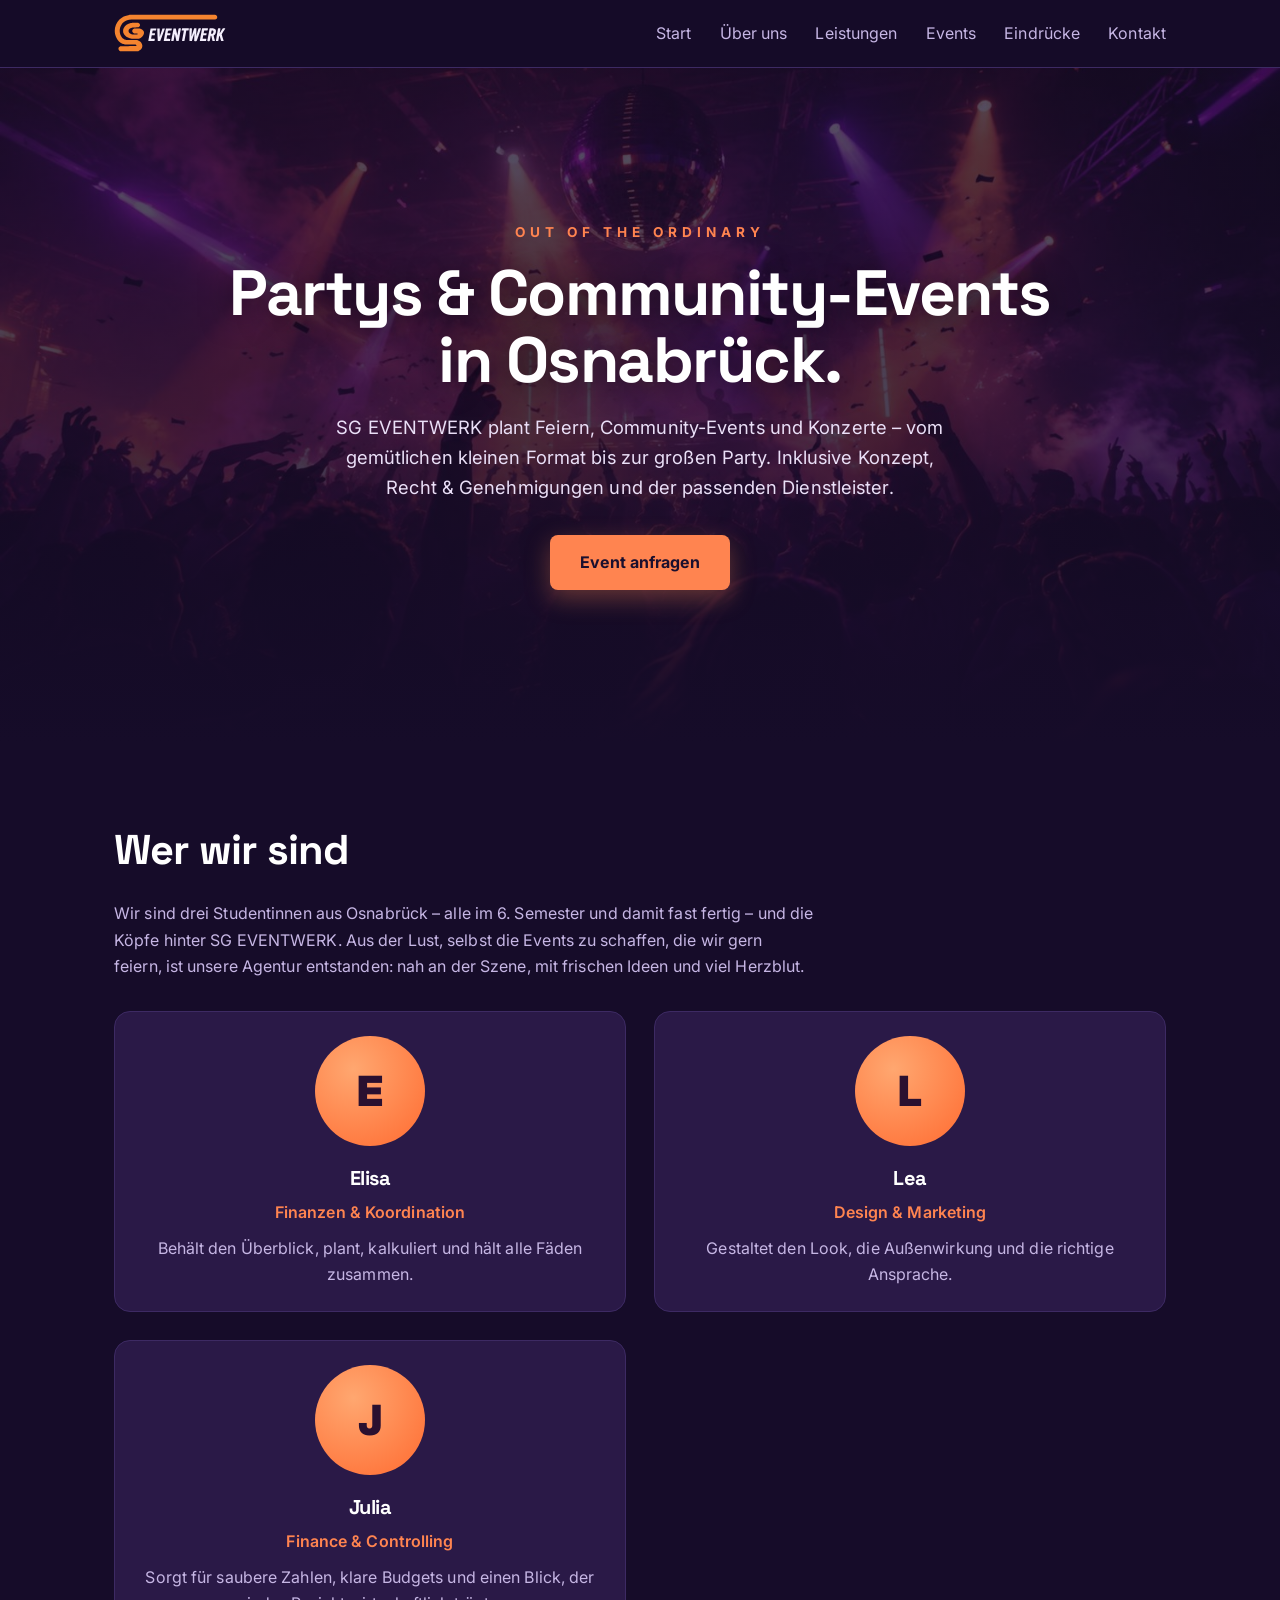
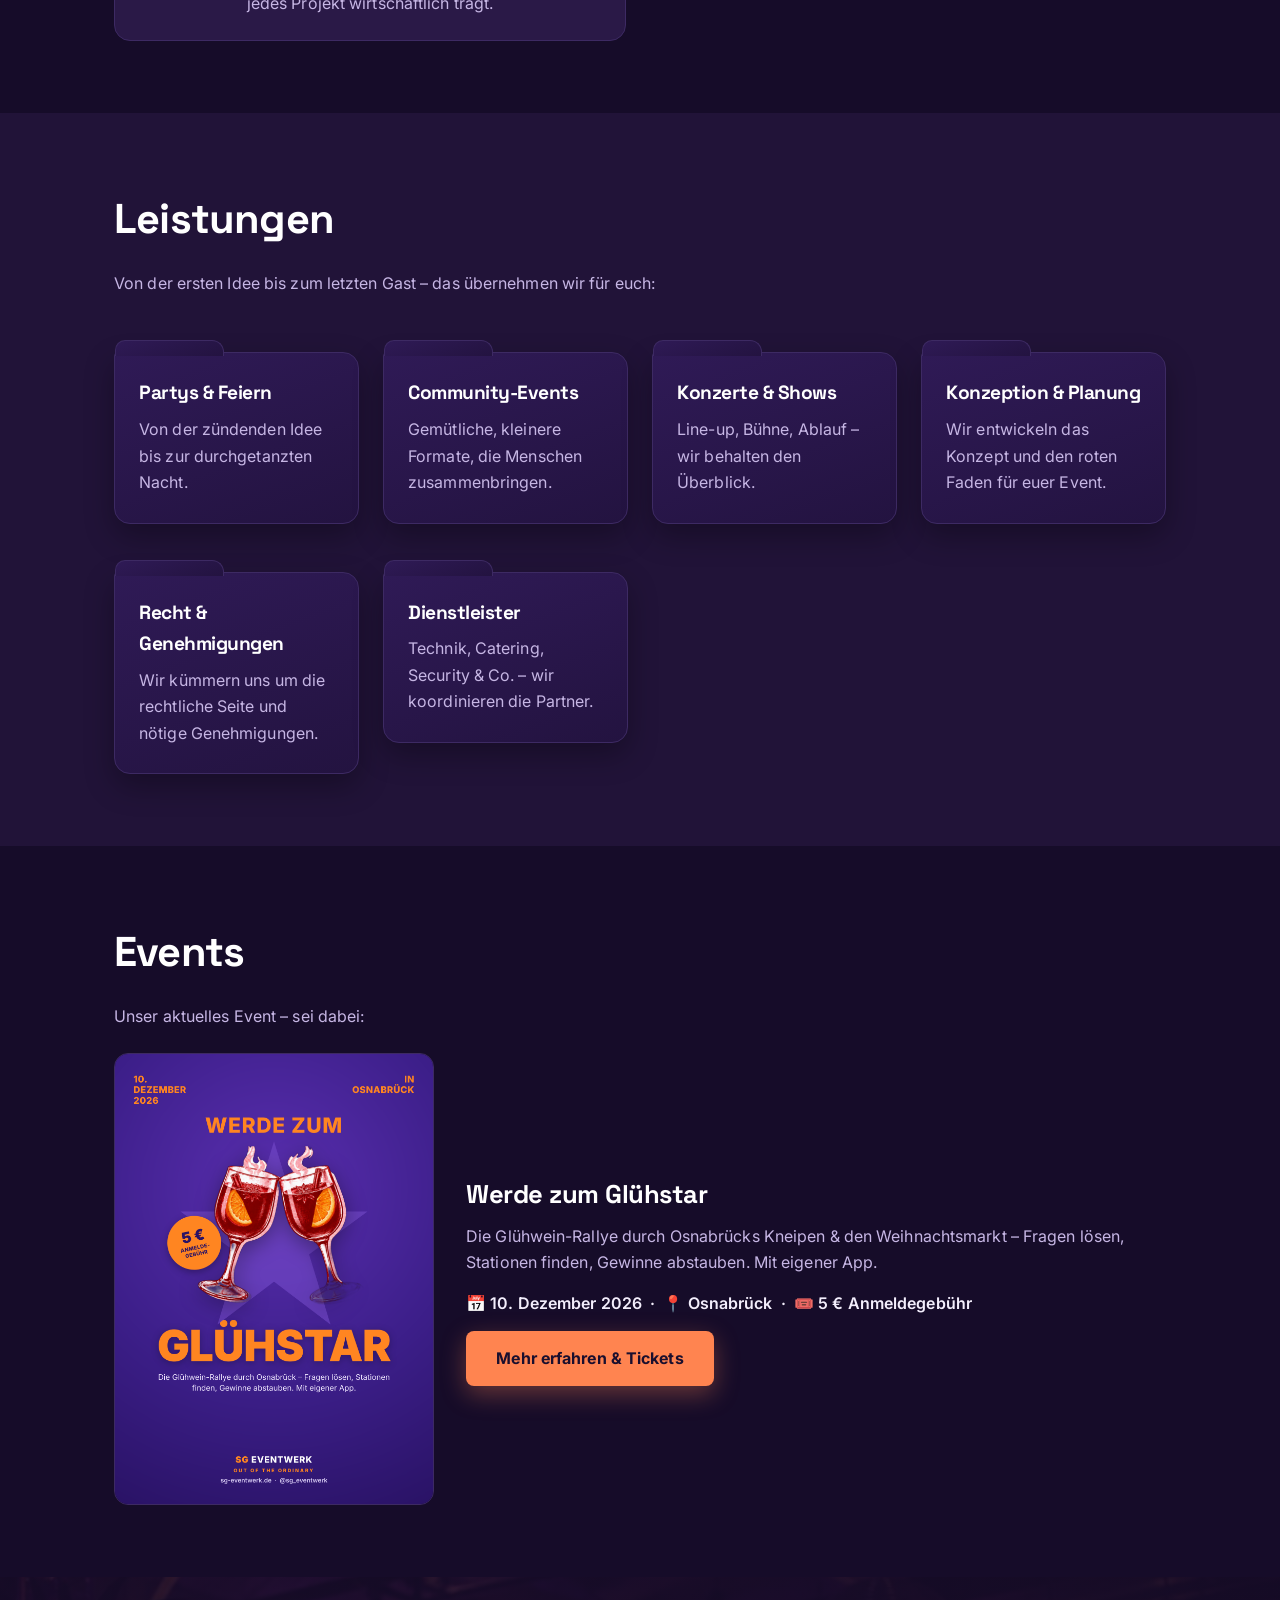
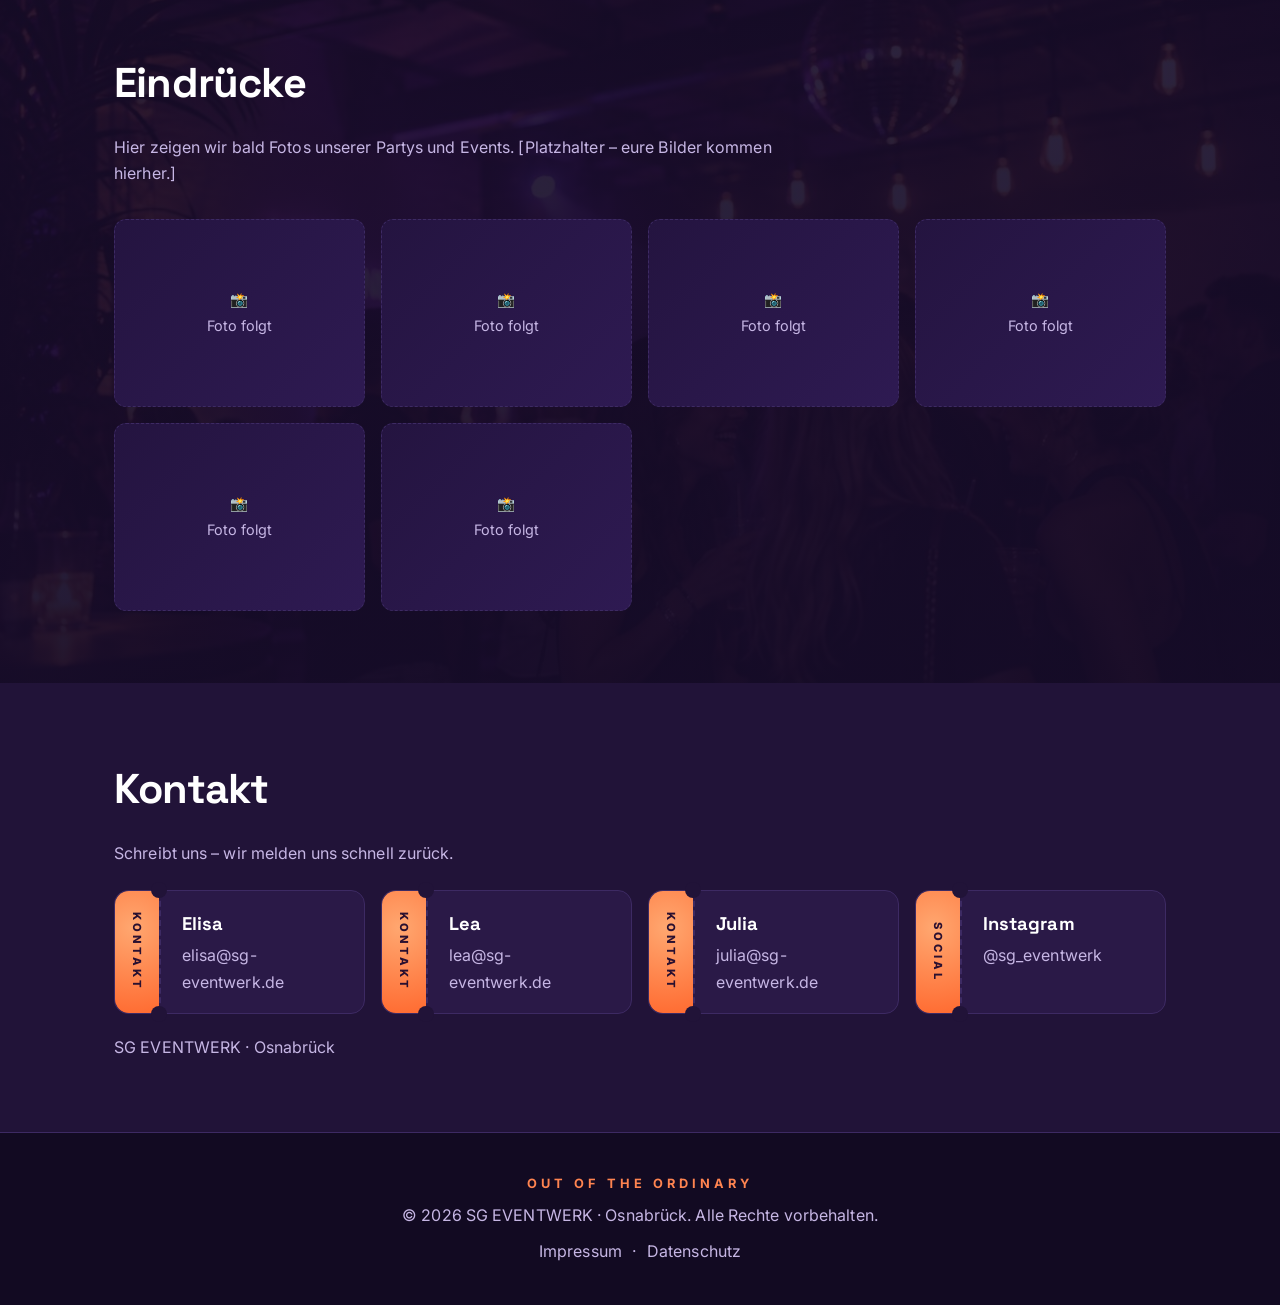
<file: index.html>
<!DOCTYPE html>
<html lang="de">
<head>
  <meta charset="UTF-8" />
  <meta name="viewport" content="width=device-width, initial-scale=1.0" />
  <meta name="theme-color" content="#160c29" />
  <script>try{if(sessionStorage.getItem('sgIntro'))document.documentElement.classList.add('intro-skip');}catch(e){}</script>
  <style>html{background:#160c29}</style>
  <link rel="icon" href="data:image/svg+xml,%3Csvg%20xmlns='http://www.w3.org/2000/svg'%20viewBox='0%200%2064%2064'%3E%3Crect%20width='64'%20height='64'%20rx='14'%20fill='%23ff6b31'/%3E%3Ctext%20x='32'%20y='45'%20font-family='sans-serif'%20font-size='34'%20font-weight='800'%20text-anchor='middle'%20fill='%23160c29'%3ESG%3C/text%3E%3C/svg%3E" />

  <title>SG EVENTWERK – Partys &amp; Community-Events in Osnabrück</title>
  <meta name="description" content="SG EVENTWERK aus Osnabrück – out of the ordinary. Wir planen Partys, Community-Events und Konzerte: von der Konzeption über Recht & Genehmigungen bis zur Dienstleister-Koordination." />

  <link rel="preconnect" href="https://fonts.googleapis.com" />
  <link rel="preconnect" href="https://fonts.gstatic.com" crossorigin />
  <link href="https://fonts.googleapis.com/css2?family=Inter:wght@400;500;600;700&family=Space+Grotesk:wght@500;600;700&display=swap" rel="stylesheet" />
  <link rel="stylesheet" href="css/style.css" />
</head>

<body>

  <!-- Logo-Reveal beim Laden -->
  <div id="intro" aria-hidden="true">
    <svg class="intro-logo-svg" viewBox="134 149 1490 641" role="img" aria-label="SG EVENTWERK – out of the ordinary" xmlns="http://www.w3.org/2000/svg">
      <path class="rl-sg" pathLength="1" d="M216.3 644.1C201.1 638.9 192.2 625.6 193.2 609.7C194.1 597.0 200.8 587.2 212.6 581.4L218.5 578.5 L321.5 578.0C395.2 577.6 425.2 577.2 427.0 576.4C436.2 572.2 435.7 562.1 426.2 557.7C421.6 555.5 420.6 555.5 349.5 554.9C271.5 554.3 270.6 554.2 253.3 548.4C233.8 541.9 217.1 531.2 200.4 514.5C185.6 499.8 175.4 485.5 166.1 466.5C151.1 436.1 144.0 406.1 144.0 373.5C144.0 317.0 166.5 263.1 206.4 223.5C241.1 189.2 281.7 169.7 336.0 161.3C346.9 159.6 374.3 159.5 886.0 159.4C1182.2 159.4 1438.0 159.6 1454.5 159.9C1484.3 160.5 1484.5 160.5 1490.1 163.1C1496.7 166.2 1502.9 172.1 1506.2 178.2C1508.1 181.8 1508.5 184.1 1508.5 191.5C1508.5 199.5 1508.2 201.0 1505.8 205.2C1502.1 211.4 1494.9 217.5 1488.4 220.0L1483.0 222.0 L931.7 222.0C577.0 222.1 375.2 222.4 365.5 223.1C322.0 225.9 291.4 236.0 265.4 256.1C256.7 262.8 242.4 278.4 235.9 288.2C218.3 315.0 210.0 342.2 210.0 373.3C210.0 405.7 219.6 435.3 237.8 458.5C251.3 475.8 267.9 487.2 287.0 492.1C295.3 494.3 297.5 494.3 369.0 495.0C441.4 495.6 442.6 495.7 450.0 497.9C467.0 503.0 485.2 515.1 494.9 527.7C513.1 551.3 516.9 579.5 504.9 603.1C496.7 619.4 480.4 633.8 462.6 640.5C447.6 646.2 451.1 646.0 331.7 646.0C228.3 645.9 221.2 645.8 216.3 644.1ZM369.9 478.5C334.0 473.7 302.8 459.1 281.4 436.8C270.0 424.9 263.5 414.3 258.4 399.0C255.8 391.2 255.6 389.3 255.5 375.5C255.5 358.0 257.2 350.6 264.4 336.2C280.4 304.4 316.3 279.1 358.1 270.2C375.5 266.4 385.1 265.8 420.5 266.2L454.5 266.5 L461.0 269.6C474.6 276.0 480.4 284.3 480.4 297.0C480.4 303.2 480.0 305.4 477.8 309.5C474.5 315.8 470.0 320.1 463.3 323.4C456.7 326.8 455.2 326.9 418.5 327.4C384.4 327.9 376.4 328.9 362.9 334.1C348.2 339.8 336.5 349.4 331.2 360.0C327.4 367.8 326.9 379.0 330.1 387.5C333.2 396.0 342.5 405.0 354.5 411.2C372.8 420.6 388.5 423.4 420.4 422.8C439.3 422.5 441.8 422.3 444.9 420.5C449.4 417.9 450.8 415.5 449.4 413.2C446.9 409.2 443.3 408.5 422.0 408.0C402.6 407.5 401.2 407.3 396.0 404.9C379.4 397.1 371.8 378.1 379.3 362.8C382.8 355.6 390.0 348.9 397.6 345.9C403.3 343.7 404.7 343.6 434.9 343.2C469.7 342.8 481.7 343.7 493.7 347.5C512.8 353.5 527.8 368.6 532.4 386.6C537.7 407.3 529.0 430.9 508.5 451.6C496.1 464.1 481.3 473.0 466.1 477.3C459.0 479.2 455.7 479.4 419.5 479.6C390.7 479.8 377.7 479.5 369.9 478.5Z"/>
      <path class="rl-ew" fill="#f3eefc" fill-rule="evenodd" d="M1202.8 509.9C1202.1 509.4 1202.1 498.7 1202.9 475.9C1203.5 457.5 1204.1 433.9 1204.4 423.5C1204.8 405.1 1204.7 404.7 1203.2 409.5C1200.6 418.0 1188.6 455.2 1179.5 483.2L1170.9 510.0 L1154.9 510.0L1139.0 510.0 L1139.0 426.2C1139.0 362.4 1139.3 342.1 1140.2 341.2C1141.6 339.8 1168.7 339.5 1170.9 340.9C1172.1 341.6 1172.2 344.0 1171.7 353.7C1171.0 365.6 1167.5 426.8 1166.6 441.5C1166.3 445.9 1166.4 448.8 1166.7 448.0C1167.1 447.2 1174.6 423.2 1183.6 394.7C1192.5 366.1 1200.3 342.3 1201.0 341.6C1201.7 340.9 1207.5 340.4 1216.6 340.2C1229.7 339.9 1231.1 340.0 1231.7 341.6C1232.1 342.6 1231.8 357.0 1231.2 373.7C1230.5 390.3 1229.7 413.7 1229.4 425.7L1228.9 447.5 L1232.4 436.5C1236.1 424.7 1251.8 371.5 1257.0 353.5C1258.8 347.4 1260.7 341.9 1261.3 341.2C1262.1 340.1 1265.7 339.9 1276.9 340.2C1290.9 340.5 1291.5 340.6 1291.8 342.6C1292.0 343.8 1288.5 355.3 1284.1 368.1C1275.2 394.2 1262.5 430.8 1258.7 441.5C1257.3 445.4 1251.6 461.6 1246.0 477.5C1240.4 493.4 1235.4 507.3 1234.9 508.2C1234.1 509.7 1231.9 509.9 1218.9 510.2C1210.6 510.4 1203.3 510.2 1202.8 509.9ZM1392.0 510.2C1384.1 510.1 1377.2 509.6 1376.9 509.2C1376.5 508.8 1376.8 505.1 1377.6 501.0C1378.4 496.9 1383.8 467.6 1389.5 436.0C1395.3 404.4 1400.6 375.1 1401.4 371.0C1402.2 366.9 1403.6 358.8 1404.5 353.0C1405.6 346.2 1406.8 342.1 1407.8 341.2C1409.8 339.6 1451.0 339.5 1461.3 341.1C1474.9 343.2 1483.4 348.9 1488.6 359.5C1490.9 364.3 1491.4 366.9 1491.8 375.4C1492.6 393.0 1487.5 410.4 1478.4 421.5C1475.3 425.4 1465.2 433.1 1462.0 434.2C1461.3 434.4 1462.0 438.9 1463.9 447.0C1465.5 453.9 1469.3 470.2 1472.4 483.3C1475.5 496.4 1478.0 507.8 1478.0 508.6C1478.0 509.8 1475.3 510.0 1462.1 510.0L1446.2 510.0 L1443.1 497.2C1440.0 484.0 1436.3 467.6 1432.6 450.5L1430.5 440.5 L1426.0 440.2L1421.5 439.9 L1415.5 473.6C1411.6 495.3 1409.0 507.9 1408.0 508.9C1406.8 510.2 1404.1 510.5 1392.0 510.2ZM591.0 507.9C591.0 506.0 593.4 492.5 600.5 454.5C602.0 446.8 607.1 418.6 612.0 391.8C616.9 365.0 621.1 342.6 621.5 342.0C622.3 340.6 697.6 340.6 698.5 342.0C699.4 343.5 694.8 367.1 693.2 368.6C692.1 369.7 687.2 370.0 669.9 370.0C657.9 370.0 648.0 370.2 648.0 370.5C648.0 371.1 643.3 397.1 642.4 401.2L641.8 404.0 L661.0 404.0C677.3 404.0 680.1 404.2 680.7 405.6C681.5 407.7 677.1 430.7 675.6 431.9C674.9 432.5 666.5 433.1 655.5 433.2L636.6 433.5 L632.2 456.4C629.9 469.0 628.1 479.4 628.3 479.6C628.5 479.8 638.9 480.0 651.6 480.0C668.7 480.1 674.9 480.5 676.3 481.5C678.0 482.7 677.9 483.4 675.6 495.4C674.2 502.3 672.8 508.5 672.5 509.0C672.1 509.6 657.2 510.0 631.4 510.0C591.2 510.0 591.0 510.0 591.0 507.9ZM717.6 509.2C717.3 508.7 716.6 497.2 716.0 483.4C712.8 409.2 712.0 391.3 710.9 368.9C710.2 355.4 709.9 343.6 710.3 342.7C710.9 341.1 712.6 341.0 726.7 341.2L742.5 341.5 L742.8 397.5L743.1 453.5 L746.0 444.5C751.1 428.4 777.0 349.6 778.6 345.2L780.2 341.0 L796.1 341.0C808.9 341.0 812.0 341.3 812.0 342.4C812.0 343.1 807.1 357.2 801.1 373.6C790.4 403.0 785.8 415.3 772.5 450.0C766.4 466.1 751.5 505.8 750.5 508.8C750.2 509.7 746.0 510.0 734.1 510.0C725.3 510.0 717.9 509.6 717.6 509.2ZM796.0 508.4C796.0 507.5 798.9 490.7 802.5 471.1C813.6 410.8 821.8 366.0 823.5 355.5C824.5 350.0 825.6 344.5 826.1 343.3L827.0 341.0 L865.4 341.0C886.6 341.0 904.1 341.4 904.4 341.9C905.0 342.9 900.4 367.9 899.5 368.9C899.1 369.2 888.7 369.7 876.2 370.0L853.6 370.5 L851.9 379.5C850.9 384.4 849.5 392.0 848.7 396.2L847.3 404.0 L866.6 404.0C877.2 404.0 886.1 404.4 886.4 404.9C887.2 406.2 883.1 430.1 881.8 431.7C881.0 432.7 876.2 433.0 861.5 433.0C842.3 433.0 842.2 433.0 841.7 435.2C840.7 439.3 834.0 476.9 834.0 478.5C834.0 479.8 836.4 480.0 851.2 480.1C860.7 480.2 871.6 480.5 875.5 480.9L882.5 481.5 L882.2 487.3C882.0 490.4 881.1 496.7 880.2 501.3L878.5 509.5 L837.2 509.8C799.7 510.0 796.0 509.9 796.0 508.4ZM896.2 506.8C897.9 495.0 926.3 342.3 927.0 341.7C927.9 340.7 956.7 340.4 957.7 341.3C958.3 342.0 966.3 378.2 973.4 413.5L977.7 434.5 L978.9 427.0C979.6 422.9 981.9 409.4 984.1 397.0C986.2 384.6 989.0 368.9 990.1 362.0C993.1 344.4 994.0 341.7 997.0 340.9C1000.8 339.9 1022.3 339.9 1023.9 340.9C1025.7 342.1 1026.4 338.0 1011.5 419.0C1005.1 453.9 998.8 488.3 997.5 495.3C996.3 502.4 994.8 508.6 994.3 509.1C993.8 509.6 987.1 509.9 979.0 509.8L964.7 509.5 L963.4 503.5C962.7 500.2 959.2 483.6 955.7 466.5C952.1 449.4 948.1 430.5 946.9 424.3C945.6 418.1 944.4 413.2 944.3 413.4C944.0 413.7 941.1 429.7 932.0 481.5C929.8 494.1 927.7 505.7 927.4 507.2L926.8 510.0 L911.3 510.0L895.8 510.0 L896.2 506.8ZM1040.0 507.5C1040.0 506.1 1045.4 475.3 1052.0 439.0C1058.6 402.6 1064.0 372.3 1064.0 371.5C1064.0 370.3 1061.6 370.0 1050.2 370.0C1041.7 370.0 1036.0 369.6 1035.3 368.9C1034.6 368.2 1034.5 366.5 1035.1 364.2C1035.5 362.2 1036.6 356.4 1037.6 351.5C1038.6 346.3 1040.0 342.0 1040.9 341.2C1043.2 339.4 1129.5 339.7 1131.0 341.6C1132.3 343.1 1128.6 364.2 1126.3 367.8C1125.0 369.9 1124.4 370.0 1111.1 370.0L1097.2 370.0 L1096.6 372.8C1096.3 374.3 1092.9 393.1 1089.0 414.5C1085.2 435.9 1081.3 457.1 1080.5 461.5C1079.7 465.9 1077.7 477.1 1076.0 486.5C1074.3 495.9 1072.6 504.9 1072.1 506.5L1071.4 509.5 L1055.7 509.8L1040.0 510.1 L1040.0 507.5ZM1276.8 508.9C1276.6 508.3 1279.5 491.3 1283.2 471.1C1290.8 430.5 1301.8 369.2 1304.5 353.0C1305.6 346.5 1306.9 342.0 1307.8 341.2C1309.0 340.3 1318.3 340.0 1346.4 340.0C1366.8 340.0 1384.1 340.4 1384.8 340.9C1385.8 341.5 1385.7 344.0 1383.9 353.6C1380.6 371.6 1383.1 370.1 1356.7 370.0L1334.6 369.9 L1331.5 386.9L1328.4 404.0 L1347.6 404.0C1359.3 404.0 1367.1 404.4 1367.5 405.0C1368.3 406.2 1364.0 430.1 1362.7 431.8C1362.0 432.7 1356.7 433.0 1342.4 433.0C1331.7 433.0 1323.0 433.1 1323.0 433.2C1323.0 433.4 1321.0 444.0 1318.6 456.8C1314.9 476.9 1314.5 480.0 1315.9 480.0C1341.0 479.9 1362.1 480.7 1363.1 481.7C1364.1 482.7 1363.8 485.7 1361.9 496.2L1359.4 509.5 L1318.3 509.8C1288.7 509.9 1277.1 509.7 1276.8 508.9ZM1490.6 509.2C1490.3 508.7 1493.9 486.8 1498.6 460.4C1503.2 434.1 1509.7 396.8 1513.0 377.7C1516.2 358.5 1519.4 342.2 1520.1 341.4C1521.7 339.5 1549.2 339.4 1550.8 341.2C1551.5 342.1 1551.4 344.9 1550.4 350.5C1545.6 377.1 1540.2 408.5 1540.3 408.6C1540.4 408.7 1549.5 393.9 1560.4 375.8C1571.4 357.7 1581.0 342.2 1581.8 341.4C1582.9 340.2 1586.3 340.0 1597.9 340.1C1613.0 340.3 1615.0 340.5 1615.0 342.2C1615.0 343.2 1598.5 370.3 1577.9 403.3L1568.0 419.0 L1572.6 433.8C1593.1 500.0 1595.0 506.3 1595.0 508.4C1595.0 509.8 1593.0 510.0 1578.2 510.0L1561.3 510.0 L1556.5 493.8C1547.2 462.2 1541.9 444.5 1540.9 442.1L1539.9 439.7 L1536.9 442.7C1533.9 445.6 1533.6 446.8 1528.9 473.6C1526.3 488.9 1523.7 503.3 1523.3 505.5L1522.5 509.5 L1506.8 509.8C1498.2 509.9 1490.9 509.7 1490.6 509.2ZM1444.3 411.1C1452.7 407.9 1458.1 397.8 1458.3 385.0C1458.5 372.6 1455.5 369.6 1442.9 369.7C1438.5 369.7 1434.7 370.0 1434.5 370.2C1434.0 370.6 1427.0 409.2 1427.0 411.1C1427.0 412.3 1441.1 412.3 1444.3 411.1Z"/>
      <path class="rl-slogan" fill="#ff8450" fill-rule="evenodd" d="M1489.2 780.4C1488.6 780.1 1488.0 778.5 1488.0 776.9C1488.0 774.2 1488.3 774.0 1491.9 774.0C1495.0 774.0 1496.3 773.4 1498.3 771.0C1503.1 765.4 1502.9 764.0 1493.6 742.3C1488.8 731.3 1485.0 721.8 1485.0 721.2C1485.0 720.5 1486.5 720.0 1488.8 720.0L1492.5 720.0 L1497.9 733.8C1500.9 741.3 1504.0 749.1 1504.8 751.0L1506.2 754.5 L1512.9 737.5L1519.5 720.5 L1523.3 720.2C1525.3 720.0 1527.0 720.2 1527.0 720.5C1527.0 720.8 1524.3 727.9 1521.0 736.2C1504.6 777.0 1503.1 779.7 1495.0 780.5C1492.5 780.7 1489.9 780.7 1489.2 780.4ZM194.6 762.9C185.1 760.7 180.1 754.7 179.3 744.7C178.1 729.4 186.2 719.8 200.5 719.7C213.0 719.7 220.5 725.8 222.5 737.7C224.4 749.1 218.4 759.3 208.1 762.4C202.1 764.2 200.3 764.2 194.6 762.9ZM274.5 762.5C266.0 759.5 264.7 755.5 265.2 734.0L265.5 720.5 L269.0 720.5L272.5 720.5 L272.8 736.0C272.9 744.9 273.5 752.4 274.1 753.6C277.5 760.1 290.2 758.9 294.2 751.8C295.0 750.3 295.6 744.2 295.8 734.8L296.2 720.0 L299.6 720.0L303.0 720.0 L302.8 741.2L302.5 762.5 L299.5 762.5C297.2 762.5 296.4 762.0 296.2 760.2C295.8 757.6 295.2 757.5 292.9 759.6C290.7 761.6 284.3 763.9 281.0 763.9C279.6 763.9 276.7 763.3 274.5 762.5ZM481.1 763.0C471.4 761.0 466.1 753.4 466.0 741.6C466.0 729.4 471.3 722.5 482.4 720.0C493.2 717.6 503.9 722.9 507.6 732.6C510.0 738.8 509.1 748.4 505.6 754.4C501.5 761.5 491.3 765.1 481.1 763.0ZM832.5 762.6C822.2 759.7 816.5 748.7 819.0 736.7C821.3 725.6 828.2 719.8 839.4 719.7C851.5 719.6 859.0 726.0 860.6 737.8L861.3 743.0 L844.2 743.0C834.8 743.0 826.9 743.4 826.6 743.8C825.4 745.8 828.3 752.0 831.7 755.0C835.1 758.0 835.7 758.2 841.3 757.8C846.8 757.4 847.7 757.0 850.5 753.7C853.7 750.0 856.2 749.2 858.9 750.9C860.1 751.7 860.0 752.4 858.3 755.2C854.3 762.0 842.6 765.4 832.5 762.6ZM974.5 763.1C964.0 760.4 959.0 753.2 959.0 741.1C959.1 730.3 965.4 722.1 975.3 720.0C985.3 718.0 995.1 721.7 999.4 729.3C1005.8 740.6 1002.3 755.7 992.0 761.0C987.6 763.2 979.0 764.3 974.5 763.1ZM1122.7 762.7C1118.1 761.2 1113.2 756.7 1111.3 752.1C1109.4 747.6 1109.5 736.1 1111.5 731.3C1114.7 723.6 1120.3 719.9 1128.6 719.8C1132.3 719.8 1135.0 720.4 1137.5 721.9C1139.5 723.0 1141.3 724.0 1141.6 724.0C1141.8 724.0 1142.0 719.7 1142.0 714.5L1142.0 705.0 L1145.5 705.0L1149.0 705.0 L1149.0 734.0L1149.0 763.0 L1146.0 763.0C1143.5 763.0 1143.0 762.6 1143.0 760.5C1143.0 757.5 1141.9 757.3 1139.5 760.0C1137.6 762.0 1132.0 764.0 1128.5 763.9C1127.4 763.9 1124.8 763.3 1122.7 762.7ZM1340.9 762.9C1331.3 760.2 1329.0 747.7 1337.0 742.0C1338.7 740.8 1343.5 739.5 1349.6 738.5C1364.2 736.2 1364.0 736.3 1364.0 733.4C1364.0 729.6 1362.4 727.3 1358.9 726.1C1352.2 723.8 1343.9 725.9 1341.8 730.4C1340.7 733.0 1338.0 733.7 1334.7 732.4C1332.4 731.5 1334.5 726.5 1338.5 723.4C1344.2 719.1 1358.2 718.1 1365.2 721.7C1370.4 724.3 1370.9 726.3 1371.3 743.6C1371.5 752.3 1372.0 760.3 1372.4 761.3C1373.2 762.9 1372.8 763.1 1369.4 762.8C1366.2 762.6 1365.4 762.1 1365.2 760.2C1365.0 758.9 1364.5 758.0 1364.2 758.2C1355.1 763.1 1347.2 764.6 1340.9 762.9ZM355.1 761.2C352.7 759.2 352.2 755.4 352.1 737.8L352.0 726.0 L349.0 726.0C346.5 726.0 346.0 725.6 346.0 723.6C346.0 721.8 346.7 721.1 349.0 720.6C351.7 720.1 352.0 719.6 352.2 716.3C352.2 714.2 352.3 711.9 352.3 711.2C352.2 710.0 357.5 706.0 359.2 706.0C359.7 706.0 360.0 709.1 360.0 712.9L360.0 719.9 L363.8 720.2C367.0 720.5 367.5 720.9 367.8 723.2C368.1 725.9 367.9 726.0 364.0 726.0L359.9 726.0 L360.2 741.2L360.5 756.5 L364.2 756.8C366.3 757.0 368.0 757.4 368.0 757.8C368.0 758.2 368.3 759.5 368.6 760.8C369.2 762.9 369.0 763.0 363.2 763.0C359.0 763.0 356.6 762.5 355.1 761.2ZM557.0 744.6L557.0 726.0 L553.5 726.0C550.3 726.0 550.0 725.8 550.0 723.0C550.0 720.2 550.3 720.0 553.5 720.0L557.0 720.0 L557.0 714.9C557.0 710.6 557.5 709.4 559.9 706.9C562.6 704.3 563.5 704.0 569.4 704.0C574.4 704.0 576.0 704.3 576.0 705.4C576.0 708.9 574.7 710.0 571.0 710.0C566.2 710.0 564.0 712.1 564.0 716.6C564.0 720.0 564.0 720.0 568.5 720.0C572.8 720.0 573.0 720.1 573.0 723.0C573.0 725.9 572.8 726.0 568.5 726.0L564.0 726.0 L563.8 744.2L563.5 762.5 L560.2 762.8L557.0 763.1 L557.0 744.6ZM679.5 760.5C677.1 758.1 677.0 757.7 677.0 742.0L677.0 726.0 L674.0 726.0C671.3 726.0 671.0 725.7 671.0 723.0C671.0 720.3 671.3 720.0 674.0 720.0C677.0 720.0 677.0 719.9 677.0 714.7C677.0 709.6 677.1 709.3 680.5 707.7L684.0 706.0 L684.0 713.0L684.0 720.0 L688.0 720.0C691.8 720.0 692.0 720.2 692.0 723.0C692.0 725.8 691.8 726.0 688.0 726.0L684.0 726.0 L684.0 740.3C684.0 756.0 684.3 757.0 689.7 757.0C692.7 757.0 693.0 757.3 693.0 760.0C693.0 763.0 692.9 763.0 687.5 763.0C682.9 763.0 681.5 762.6 679.5 760.5ZM738.0 734.0L738.0 705.0 L741.5 705.0L745.0 705.0 L745.0 715.0C745.0 720.5 745.2 725.0 745.5 725.0C745.8 725.0 747.3 724.1 748.9 722.9C756.5 717.3 769.8 718.9 773.4 725.9C774.5 728.0 774.9 732.9 775.0 745.6L775.2 762.5 L771.8 762.5L768.5 762.5 L768.0 746.4C767.5 728.8 767.2 727.9 761.4 726.0C757.0 724.5 752.4 726.0 748.4 730.1L745.5 733.1 L745.2 748.1L744.8 763.0 L741.4 763.0L738.0 763.0 L738.0 734.0ZM1046.0 741.6L1046.0 720.0 L1049.5 720.0C1052.8 720.0 1053.0 720.2 1053.0 723.2L1053.1 726.5 L1055.1 723.8C1057.8 720.1 1063.0 718.5 1067.5 720.0C1070.9 721.1 1070.9 721.2 1069.7 724.3C1068.5 727.2 1068.1 727.4 1063.9 727.2C1060.2 726.9 1059.1 727.3 1057.0 729.5C1054.4 732.3 1054.5 730.8 1053.7 755.0L1053.5 762.5 L1049.8 762.8L1046.0 763.1 L1046.0 741.6ZM1198.0 741.7L1198.0 720.4 L1201.5 720.2L1205.0 719.9 L1205.0 741.5L1205.0 763.0 L1201.5 763.0L1198.0 763.0 L1198.0 741.7ZM1251.0 741.6L1251.0 720.0 L1254.5 720.0C1257.8 720.0 1258.0 720.2 1258.0 723.2L1258.0 726.3 L1260.2 724.3C1264.1 720.8 1267.3 719.7 1273.0 719.7C1279.3 719.7 1284.2 721.8 1286.7 725.7C1288.2 728.0 1288.5 730.9 1288.5 745.5L1288.5 762.5 L1285.0 762.5L1281.5 762.5 L1281.0 746.4C1280.5 729.2 1280.2 728.1 1275.1 726.0C1271.3 724.5 1265.2 726.1 1261.9 729.6C1259.6 732.0 1259.5 733.0 1259.0 747.3L1258.5 762.5 L1254.8 762.8L1251.0 763.1 L1251.0 741.6ZM1417.7 762.4C1417.3 762.0 1417.0 752.3 1417.0 740.8L1417.0 720.0 L1420.5 720.0C1423.8 720.0 1424.0 720.2 1424.0 723.2L1424.1 726.5 L1426.1 723.8C1428.8 720.1 1434.0 718.5 1438.5 720.0C1440.4 720.6 1442.0 721.3 1442.0 721.4C1442.0 721.6 1441.5 723.1 1441.0 724.7C1440.0 727.6 1439.7 727.7 1435.2 727.3C1431.1 726.9 1430.2 727.1 1428.0 729.5C1425.6 732.0 1425.5 732.9 1425.0 747.3L1424.5 762.5 L1421.5 762.8C1419.8 763.0 1418.1 762.8 1417.7 762.4ZM209.5 754.7C217.6 746.6 215.9 730.4 206.5 726.4C201.8 724.5 198.1 724.6 194.2 727.0C189.1 730.1 187.0 734.5 187.0 741.8C187.0 752.6 191.8 758.0 201.4 758.0C205.5 758.0 206.7 757.5 209.5 754.7ZM494.1 756.5C498.9 754.0 501.0 749.5 501.0 742.0C501.0 734.1 498.8 729.4 493.9 726.8C486.9 723.0 479.0 725.7 475.2 733.0C470.7 742.0 473.7 753.8 481.5 757.0C484.8 758.4 490.9 758.1 494.1 756.5ZM989.6 754.9C994.6 750.3 996.2 742.9 994.0 734.8C991.7 726.8 980.8 722.6 974.1 727.2C968.2 731.2 966.6 734.2 966.6 741.2C966.7 748.7 968.7 753.2 973.3 756.1C977.8 758.9 986.0 758.3 989.6 754.9ZM1136.8 756.0C1141.4 753.2 1143.4 748.1 1142.7 740.3C1142.2 733.6 1140.5 730.0 1136.6 727.5C1127.6 721.5 1117.0 729.0 1117.0 741.2C1117.0 754.5 1127.0 762.0 1136.8 756.0ZM1360.6 753.7C1363.3 750.8 1364.0 749.2 1364.0 745.9L1364.0 741.8 L1359.8 742.5C1343.7 744.9 1340.0 746.6 1340.0 751.5C1340.0 752.9 1340.9 754.9 1342.1 756.1C1343.9 757.9 1345.1 758.2 1350.7 757.8C1356.7 757.4 1357.5 757.1 1360.6 753.7ZM852.6 736.6C853.4 734.5 851.0 730.0 847.7 727.6C843.8 724.7 836.2 724.7 832.3 727.6C829.3 729.8 825.7 735.8 826.6 737.2C826.9 737.6 832.7 738.0 839.6 738.0C849.5 738.0 852.2 737.7 852.6 736.6ZM1198.0 708.2C1198.0 704.6 1198.1 704.5 1201.5 704.5C1204.9 704.5 1205.0 704.6 1205.0 708.2C1205.0 711.9 1204.9 712.0 1201.5 712.0C1198.1 712.0 1198.0 711.9 1198.0 708.2Z"/>
    </svg>
  </div>

  <!-- ============ KOPFBEREICH / NAVIGATION ============ -->
  <header class="site-header">
    <div class="container header-inner">
      <a href="#start" class="logo" aria-label="SG EVENTWERK – zur Startseite">
        <svg class="logo-svg" viewBox="134 149 1490 506" role="img" aria-label="SG EVENTWERK" xmlns="http://www.w3.org/2000/svg">
          <path d="M216.3 644.1C201.1 638.9 192.2 625.6 193.2 609.7C194.1 597.0 200.8 587.2 212.6 581.4L218.5 578.5 L321.5 578.0C395.2 577.6 425.2 577.2 427.0 576.4C436.2 572.2 435.7 562.1 426.2 557.7C421.6 555.5 420.6 555.5 349.5 554.9C271.5 554.3 270.6 554.2 253.3 548.4C233.8 541.9 217.1 531.2 200.4 514.5C185.6 499.8 175.4 485.5 166.1 466.5C151.1 436.1 144.0 406.1 144.0 373.5C144.0 317.0 166.5 263.1 206.4 223.5C241.1 189.2 281.7 169.7 336.0 161.3C346.9 159.6 374.3 159.5 886.0 159.4C1182.2 159.4 1438.0 159.6 1454.5 159.9C1484.3 160.5 1484.5 160.5 1490.1 163.1C1496.7 166.2 1502.9 172.1 1506.2 178.2C1508.1 181.8 1508.5 184.1 1508.5 191.5C1508.5 199.5 1508.2 201.0 1505.8 205.2C1502.1 211.4 1494.9 217.5 1488.4 220.0L1483.0 222.0 L931.7 222.0C577.0 222.1 375.2 222.4 365.5 223.1C322.0 225.9 291.4 236.0 265.4 256.1C256.7 262.8 242.4 278.4 235.9 288.2C218.3 315.0 210.0 342.2 210.0 373.3C210.0 405.7 219.6 435.3 237.8 458.5C251.3 475.8 267.9 487.2 287.0 492.1C295.3 494.3 297.5 494.3 369.0 495.0C441.4 495.6 442.6 495.7 450.0 497.9C467.0 503.0 485.2 515.1 494.9 527.7C513.1 551.3 516.9 579.5 504.9 603.1C496.7 619.4 480.4 633.8 462.6 640.5C447.6 646.2 451.1 646.0 331.7 646.0C228.3 645.9 221.2 645.8 216.3 644.1ZM369.9 478.5C334.0 473.7 302.8 459.1 281.4 436.8C270.0 424.9 263.5 414.3 258.4 399.0C255.8 391.2 255.6 389.3 255.5 375.5C255.5 358.0 257.2 350.6 264.4 336.2C280.4 304.4 316.3 279.1 358.1 270.2C375.5 266.4 385.1 265.8 420.5 266.2L454.5 266.5 L461.0 269.6C474.6 276.0 480.4 284.3 480.4 297.0C480.4 303.2 480.0 305.4 477.8 309.5C474.5 315.8 470.0 320.1 463.3 323.4C456.7 326.8 455.2 326.9 418.5 327.4C384.4 327.9 376.4 328.9 362.9 334.1C348.2 339.8 336.5 349.4 331.2 360.0C327.4 367.8 326.9 379.0 330.1 387.5C333.2 396.0 342.5 405.0 354.5 411.2C372.8 420.6 388.5 423.4 420.4 422.8C439.3 422.5 441.8 422.3 444.9 420.5C449.4 417.9 450.8 415.5 449.4 413.2C446.9 409.2 443.3 408.5 422.0 408.0C402.6 407.5 401.2 407.3 396.0 404.9C379.4 397.1 371.8 378.1 379.3 362.8C382.8 355.6 390.0 348.9 397.6 345.9C403.3 343.7 404.7 343.6 434.9 343.2C469.7 342.8 481.7 343.7 493.7 347.5C512.8 353.5 527.8 368.6 532.4 386.6C537.7 407.3 529.0 430.9 508.5 451.6C496.1 464.1 481.3 473.0 466.1 477.3C459.0 479.2 455.7 479.4 419.5 479.6C390.7 479.8 377.7 479.5 369.9 478.5Z" fill="#f5842f" fill-rule="evenodd"/>
          <path d="M1202.8 509.9C1202.1 509.4 1202.1 498.7 1202.9 475.9C1203.5 457.5 1204.1 433.9 1204.4 423.5C1204.8 405.1 1204.7 404.7 1203.2 409.5C1200.6 418.0 1188.6 455.2 1179.5 483.2L1170.9 510.0 L1154.9 510.0L1139.0 510.0 L1139.0 426.2C1139.0 362.4 1139.3 342.1 1140.2 341.2C1141.6 339.8 1168.7 339.5 1170.9 340.9C1172.1 341.6 1172.2 344.0 1171.7 353.7C1171.0 365.6 1167.5 426.8 1166.6 441.5C1166.3 445.9 1166.4 448.8 1166.7 448.0C1167.1 447.2 1174.6 423.2 1183.6 394.7C1192.5 366.1 1200.3 342.3 1201.0 341.6C1201.7 340.9 1207.5 340.4 1216.6 340.2C1229.7 339.9 1231.1 340.0 1231.7 341.6C1232.1 342.6 1231.8 357.0 1231.2 373.7C1230.5 390.3 1229.7 413.7 1229.4 425.7L1228.9 447.5 L1232.4 436.5C1236.1 424.7 1251.8 371.5 1257.0 353.5C1258.8 347.4 1260.7 341.9 1261.3 341.2C1262.1 340.1 1265.7 339.9 1276.9 340.2C1290.9 340.5 1291.5 340.6 1291.8 342.6C1292.0 343.8 1288.5 355.3 1284.1 368.1C1275.2 394.2 1262.5 430.8 1258.7 441.5C1257.3 445.4 1251.6 461.6 1246.0 477.5C1240.4 493.4 1235.4 507.3 1234.9 508.2C1234.1 509.7 1231.9 509.9 1218.9 510.2C1210.6 510.4 1203.3 510.2 1202.8 509.9ZM1392.0 510.2C1384.1 510.1 1377.2 509.6 1376.9 509.2C1376.5 508.8 1376.8 505.1 1377.6 501.0C1378.4 496.9 1383.8 467.6 1389.5 436.0C1395.3 404.4 1400.6 375.1 1401.4 371.0C1402.2 366.9 1403.6 358.8 1404.5 353.0C1405.6 346.2 1406.8 342.1 1407.8 341.2C1409.8 339.6 1451.0 339.5 1461.3 341.1C1474.9 343.2 1483.4 348.9 1488.6 359.5C1490.9 364.3 1491.4 366.9 1491.8 375.4C1492.6 393.0 1487.5 410.4 1478.4 421.5C1475.3 425.4 1465.2 433.1 1462.0 434.2C1461.3 434.4 1462.0 438.9 1463.9 447.0C1465.5 453.9 1469.3 470.2 1472.4 483.3C1475.5 496.4 1478.0 507.8 1478.0 508.6C1478.0 509.8 1475.3 510.0 1462.1 510.0L1446.2 510.0 L1443.1 497.2C1440.0 484.0 1436.3 467.6 1432.6 450.5L1430.5 440.5 L1426.0 440.2L1421.5 439.9 L1415.5 473.6C1411.6 495.3 1409.0 507.9 1408.0 508.9C1406.8 510.2 1404.1 510.5 1392.0 510.2ZM591.0 507.9C591.0 506.0 593.4 492.5 600.5 454.5C602.0 446.8 607.1 418.6 612.0 391.8C616.9 365.0 621.1 342.6 621.5 342.0C622.3 340.6 697.6 340.6 698.5 342.0C699.4 343.5 694.8 367.1 693.2 368.6C692.1 369.7 687.2 370.0 669.9 370.0C657.9 370.0 648.0 370.2 648.0 370.5C648.0 371.1 643.3 397.1 642.4 401.2L641.8 404.0 L661.0 404.0C677.3 404.0 680.1 404.2 680.7 405.6C681.5 407.7 677.1 430.7 675.6 431.9C674.9 432.5 666.5 433.1 655.5 433.2L636.6 433.5 L632.2 456.4C629.9 469.0 628.1 479.4 628.3 479.6C628.5 479.8 638.9 480.0 651.6 480.0C668.7 480.1 674.9 480.5 676.3 481.5C678.0 482.7 677.9 483.4 675.6 495.4C674.2 502.3 672.8 508.5 672.5 509.0C672.1 509.6 657.2 510.0 631.4 510.0C591.2 510.0 591.0 510.0 591.0 507.9ZM717.6 509.2C717.3 508.7 716.6 497.2 716.0 483.4C712.8 409.2 712.0 391.3 710.9 368.9C710.2 355.4 709.9 343.6 710.3 342.7C710.9 341.1 712.6 341.0 726.7 341.2L742.5 341.5 L742.8 397.5L743.1 453.5 L746.0 444.5C751.1 428.4 777.0 349.6 778.6 345.2L780.2 341.0 L796.1 341.0C808.9 341.0 812.0 341.3 812.0 342.4C812.0 343.1 807.1 357.2 801.1 373.6C790.4 403.0 785.8 415.3 772.5 450.0C766.4 466.1 751.5 505.8 750.5 508.8C750.2 509.7 746.0 510.0 734.1 510.0C725.3 510.0 717.9 509.6 717.6 509.2ZM796.0 508.4C796.0 507.5 798.9 490.7 802.5 471.1C813.6 410.8 821.8 366.0 823.5 355.5C824.5 350.0 825.6 344.5 826.1 343.3L827.0 341.0 L865.4 341.0C886.6 341.0 904.1 341.4 904.4 341.9C905.0 342.9 900.4 367.9 899.5 368.9C899.1 369.2 888.7 369.7 876.2 370.0L853.6 370.5 L851.9 379.5C850.9 384.4 849.5 392.0 848.7 396.2L847.3 404.0 L866.6 404.0C877.2 404.0 886.1 404.4 886.4 404.9C887.2 406.2 883.1 430.1 881.8 431.7C881.0 432.7 876.2 433.0 861.5 433.0C842.3 433.0 842.2 433.0 841.7 435.2C840.7 439.3 834.0 476.9 834.0 478.5C834.0 479.8 836.4 480.0 851.2 480.1C860.7 480.2 871.6 480.5 875.5 480.9L882.5 481.5 L882.2 487.3C882.0 490.4 881.1 496.7 880.2 501.3L878.5 509.5 L837.2 509.8C799.7 510.0 796.0 509.9 796.0 508.4ZM896.2 506.8C897.9 495.0 926.3 342.3 927.0 341.7C927.9 340.7 956.7 340.4 957.7 341.3C958.3 342.0 966.3 378.2 973.4 413.5L977.7 434.5 L978.9 427.0C979.6 422.9 981.9 409.4 984.1 397.0C986.2 384.6 989.0 368.9 990.1 362.0C993.1 344.4 994.0 341.7 997.0 340.9C1000.8 339.9 1022.3 339.9 1023.9 340.9C1025.7 342.1 1026.4 338.0 1011.5 419.0C1005.1 453.9 998.8 488.3 997.5 495.3C996.3 502.4 994.8 508.6 994.3 509.1C993.8 509.6 987.1 509.9 979.0 509.8L964.7 509.5 L963.4 503.5C962.7 500.2 959.2 483.6 955.7 466.5C952.1 449.4 948.1 430.5 946.9 424.3C945.6 418.1 944.4 413.2 944.3 413.4C944.0 413.7 941.1 429.7 932.0 481.5C929.8 494.1 927.7 505.7 927.4 507.2L926.8 510.0 L911.3 510.0L895.8 510.0 L896.2 506.8ZM1040.0 507.5C1040.0 506.1 1045.4 475.3 1052.0 439.0C1058.6 402.6 1064.0 372.3 1064.0 371.5C1064.0 370.3 1061.6 370.0 1050.2 370.0C1041.7 370.0 1036.0 369.6 1035.3 368.9C1034.6 368.2 1034.5 366.5 1035.1 364.2C1035.5 362.2 1036.6 356.4 1037.6 351.5C1038.6 346.3 1040.0 342.0 1040.9 341.2C1043.2 339.4 1129.5 339.7 1131.0 341.6C1132.3 343.1 1128.6 364.2 1126.3 367.8C1125.0 369.9 1124.4 370.0 1111.1 370.0L1097.2 370.0 L1096.6 372.8C1096.3 374.3 1092.9 393.1 1089.0 414.5C1085.2 435.9 1081.3 457.1 1080.5 461.5C1079.7 465.9 1077.7 477.1 1076.0 486.5C1074.3 495.9 1072.6 504.9 1072.1 506.5L1071.4 509.5 L1055.7 509.8L1040.0 510.1 L1040.0 507.5ZM1276.8 508.9C1276.6 508.3 1279.5 491.3 1283.2 471.1C1290.8 430.5 1301.8 369.2 1304.5 353.0C1305.6 346.5 1306.9 342.0 1307.8 341.2C1309.0 340.3 1318.3 340.0 1346.4 340.0C1366.8 340.0 1384.1 340.4 1384.8 340.9C1385.8 341.5 1385.7 344.0 1383.9 353.6C1380.6 371.6 1383.1 370.1 1356.7 370.0L1334.6 369.9 L1331.5 386.9L1328.4 404.0 L1347.6 404.0C1359.3 404.0 1367.1 404.4 1367.5 405.0C1368.3 406.2 1364.0 430.1 1362.7 431.8C1362.0 432.7 1356.7 433.0 1342.4 433.0C1331.7 433.0 1323.0 433.1 1323.0 433.2C1323.0 433.4 1321.0 444.0 1318.6 456.8C1314.9 476.9 1314.5 480.0 1315.9 480.0C1341.0 479.9 1362.1 480.7 1363.1 481.7C1364.1 482.7 1363.8 485.7 1361.9 496.2L1359.4 509.5 L1318.3 509.8C1288.7 509.9 1277.1 509.7 1276.8 508.9ZM1490.6 509.2C1490.3 508.7 1493.9 486.8 1498.6 460.4C1503.2 434.1 1509.7 396.8 1513.0 377.7C1516.2 358.5 1519.4 342.2 1520.1 341.4C1521.7 339.5 1549.2 339.4 1550.8 341.2C1551.5 342.1 1551.4 344.9 1550.4 350.5C1545.6 377.1 1540.2 408.5 1540.3 408.6C1540.4 408.7 1549.5 393.9 1560.4 375.8C1571.4 357.7 1581.0 342.2 1581.8 341.4C1582.9 340.2 1586.3 340.0 1597.9 340.1C1613.0 340.3 1615.0 340.5 1615.0 342.2C1615.0 343.2 1598.5 370.3 1577.9 403.3L1568.0 419.0 L1572.6 433.8C1593.1 500.0 1595.0 506.3 1595.0 508.4C1595.0 509.8 1593.0 510.0 1578.2 510.0L1561.3 510.0 L1556.5 493.8C1547.2 462.2 1541.9 444.5 1540.9 442.1L1539.9 439.7 L1536.9 442.7C1533.9 445.6 1533.6 446.8 1528.9 473.6C1526.3 488.9 1523.7 503.3 1523.3 505.5L1522.5 509.5 L1506.8 509.8C1498.2 509.9 1490.9 509.7 1490.6 509.2ZM1444.3 411.1C1452.7 407.9 1458.1 397.8 1458.3 385.0C1458.5 372.6 1455.5 369.6 1442.9 369.7C1438.5 369.7 1434.7 370.0 1434.5 370.2C1434.0 370.6 1427.0 409.2 1427.0 411.1C1427.0 412.3 1441.1 412.3 1444.3 411.1Z" fill="#f3eefc" fill-rule="evenodd"/>
        </svg>
      </a>

      <button class="menu-toggle" aria-label="Menü öffnen" aria-expanded="false">☰</button>

      <nav class="main-nav">
        <a href="#start">Start</a>
        <a href="#ueber-uns">Über uns</a>
        <a href="#leistungen">Leistungen</a>
        <a href="#events">Events</a>
        <a href="#eindruecke">Eindrücke</a>
        <a href="#kontakt">Kontakt</a>
      </nav>
    </div>
  </header>

  <!-- ============ HAUPTINHALT ============ -->
  <main>

    <!-- Hero mit echtem Partybild im Hintergrund -->
    <section id="start" class="hero">
      <div class="container hero-inner">
        <p class="hero-kicker">out of the ordinary</p>
        <h1>Partys &amp; Community-Events<br />in Osnabrück.</h1>
        <p class="hero-text">
          SG EVENTWERK plant Feiern, Community-Events und Konzerte –
          vom gemütlichen kleinen Format bis zur großen Party. Inklusive Konzept,
          Recht &amp; Genehmigungen und der passenden Dienstleister.
        </p>
        <a href="#kontakt" class="button">Event anfragen</a>
      </div>
    </section>

    <!-- Wer wir sind: zwei Vorstellungskästchen -->
    <section id="ueber-uns" class="section reveal">
      <div class="container">
        <h2>Wer wir sind</h2>
        <p class="intro">
          Wir sind drei Studentinnen aus Osnabrück – alle im 6. Semester und
          damit fast fertig – und die Köpfe hinter SG EVENTWERK. Aus der Lust,
          selbst die Events zu schaffen, die wir gern feiern, ist unsere Agentur
          entstanden: nah an der Szene, mit frischen Ideen und viel Herzblut.
        </p>

        <div class="personen">
          <article class="person">
            <div class="person-initial" style="width:110px;height:110px;border-radius:50%;margin:0 auto 1rem;background:radial-gradient(circle at 35% 30%,#ffa770,#ff6b31);color:#2a1030;display:flex;align-items:center;justify-content:center;font-size:2.6rem;font-weight:900">E</div>
            <h3 class="person-name">Elisa</h3>
            <p class="person-rolle">Finanzen &amp; Koordination</p>
            <p class="person-text">
              Behält den Überblick, plant, kalkuliert und hält alle Fäden zusammen.
            </p>
            <p class="person-mehr">
              Studiert Internationale Betriebswirtschaft mit Schwerpunkt Management.
              Erfahrung u. a. aus dem studentischen Umfeld, von Festivals, Jubiläen
              und kleineren Team-Events.
            </p>
          </article>

          <article class="person">
            <div class="person-initial" style="width:110px;height:110px;border-radius:50%;margin:0 auto 1rem;background:radial-gradient(circle at 35% 30%,#ffa770,#ff6b31);color:#2a1030;display:flex;align-items:center;justify-content:center;font-size:2.6rem;font-weight:900">L</div>
            <h3 class="person-name">Lea</h3>
            <p class="person-rolle">Design &amp; Marketing</p>
            <p class="person-text">
              Gestaltet den Look, die Außenwirkung und die richtige Ansprache.
            </p>
            <p class="person-mehr">
              Studiert Wirtschaftspsychologie mit Schwerpunkt Marketing. Hat u. a.
              kleinere Team-Events umgesetzt und die Marke eines Rennteams von
              Grund auf aufgebaut.
            </p>
          </article>

          <article class="person">
            <div class="person-initial" style="width:110px;height:110px;border-radius:50%;margin:0 auto 1rem;background:radial-gradient(circle at 35% 30%,#ffa770,#ff6b31);color:#2a1030;display:flex;align-items:center;justify-content:center;font-size:2.6rem;font-weight:900">J</div>
            <h3 class="person-name">Julia</h3>
            <p class="person-rolle">Finance &amp; Controlling</p>
            <p class="person-text">
              Sorgt für saubere Zahlen, klare Budgets und einen Blick, der jedes Projekt wirtschaftlich trägt.
            </p>
            <p class="person-mehr">
              Studiert BWL im 6. Semester und bringt Praxiserfahrung aus der
              Unternehmensberatung mit. Dort hat sie gelernt, Projekte strukturiert
              zu planen, Budgets zu steuern und Entscheidungen mit belastbaren Zahlen
              zu unterfüttern – genau das, was gute Events im Hintergrund zuverlässig macht.
            </p>
          </article>
        </div>
      </div>
    </section>

    <!-- Leistungen -->
    <section id="leistungen" class="section section-alt reveal">
      <div class="container">
        <h2>Leistungen</h2>
        <p class="intro">Von der ersten Idee bis zum letzten Gast – das übernehmen wir für euch:</p>
        <div class="cards">
          <article class="folder">
            <div class="folder-chips"><span class="chip">Konzept</span><span class="chip">Location</span><span class="chip">Ablauf</span></div>
            <div class="folder-front">
              <h3 class="folder-title">Partys &amp; Feiern</h3>
              <p>Von der zündenden Idee bis zur durchgetanzten Nacht.</p>
            </div>
          </article>
          <article class="folder">
            <div class="folder-chips"><span class="chip">Format</span><span class="chip">Programm</span><span class="chip">Betreuung</span></div>
            <div class="folder-front">
              <h3 class="folder-title">Community-Events</h3>
              <p>Gemütliche, kleinere Formate, die Menschen zusammenbringen.</p>
            </div>
          </article>
          <article class="folder">
            <div class="folder-chips"><span class="chip">Booking</span><span class="chip">Technik</span><span class="chip">Ablauf</span></div>
            <div class="folder-front">
              <h3 class="folder-title">Konzerte &amp; Shows</h3>
              <p>Line-up, Bühne, Ablauf – wir behalten den Überblick.</p>
            </div>
          </article>
          <article class="folder">
            <div class="folder-chips"><span class="chip">Idee</span><span class="chip">Budget</span><span class="chip">Timeline</span></div>
            <div class="folder-front">
              <h3 class="folder-title">Konzeption &amp; Planung</h3>
              <p>Wir entwickeln das Konzept und den roten Faden für euer Event.</p>
            </div>
          </article>
          <article class="folder">
            <div class="folder-chips"><span class="chip">Genehmigungen</span><span class="chip">GEMA</span><span class="chip">Sicherheit</span></div>
            <div class="folder-front">
              <h3 class="folder-title">Recht &amp; Genehmigungen</h3>
              <p>Wir kümmern uns um die rechtliche Seite und nötige Genehmigungen.</p>
            </div>
          </article>
          <article class="folder">
            <div class="folder-chips"><span class="chip">Technik</span><span class="chip">Catering</span><span class="chip">Security</span></div>
            <div class="folder-front">
              <h3 class="folder-title">Dienstleister</h3>
              <p>Technik, Catering, Security &amp; Co. – wir koordinieren die Partner.</p>
            </div>
          </article>
        </div>
      </div>
    </section>

    <!-- Events -->
    <section id="events" class="section reveal">
      <div class="container">
        <h2>Events</h2>
        <p class="intro">Unser aktuelles Event – sei dabei:</p>
        <div class="event-layout">
          <a class="event-plakat" href="gluehmeister.html" aria-label="Zum Event: Werde zum Glühstar">
            <img src="bilder/gluehstar-plakat.png" alt="Plakat: Werde zum Glühstar – 10. Dezember 2026 in Osnabrück" />
          </a>
          <div class="event-info2">
            <h3>Werde zum Glühstar</h3>
            <p>Die Glühwein-Rallye durch Osnabrücks Kneipen &amp; den Weihnachtsmarkt – Fragen lösen, Stationen finden, Gewinne abstauben. Mit eigener App.</p>
            <p class="event-meta">📅 10. Dezember 2026 &nbsp;·&nbsp; 📍 Osnabrück &nbsp;·&nbsp; 🎟️ 5 € Anmeldegebühr</p>
            <a class="button" href="gluehmeister.html">Mehr erfahren &amp; Tickets</a>
          </div>
        </div>
      </div>
    </section>

    <!-- Eindrücke / Galerie -->
    <section id="eindruecke" class="section reveal">
      <div class="container">
        <h2>Eindrücke</h2>
        <p class="intro">Hier zeigen wir bald Fotos unserer Partys und Events. [Platzhalter – eure Bilder kommen hierher.]</p>
        <div class="galerie">
          <div class="foto-platzhalter">📸<br />Foto folgt</div>
          <div class="foto-platzhalter">📸<br />Foto folgt</div>
          <div class="foto-platzhalter">📸<br />Foto folgt</div>
          <div class="foto-platzhalter">📸<br />Foto folgt</div>
          <div class="foto-platzhalter">📸<br />Foto folgt</div>
          <div class="foto-platzhalter">📸<br />Foto folgt</div>
        </div>
      </div>
    </section>

    <!-- Kontakt -->
    <section id="kontakt" class="section section-alt reveal">
      <div class="container">
        <h2>Kontakt</h2>
        <p class="intro">Schreibt uns – wir melden uns schnell zurück.</p>
        <div class="kontakt-liste">
          <a class="ticket" href="mailto:elisa@sg-eventwerk.de">
            <span class="ticket-stub">Kontakt</span>
            <span class="ticket-main">
              <span class="ticket-name">Elisa</span>
              <span class="ticket-value">elisa@sg-eventwerk.de</span>
            </span>
          </a>
          <a class="ticket" href="mailto:lea@sg-eventwerk.de">
            <span class="ticket-stub">Kontakt</span>
            <span class="ticket-main">
              <span class="ticket-name">Lea</span>
              <span class="ticket-value">lea@sg-eventwerk.de</span>
            </span>
          </a>
          <a class="ticket" href="mailto:julia@sg-eventwerk.de">
            <span class="ticket-stub">Kontakt</span>
            <span class="ticket-main">
              <span class="ticket-name">Julia</span>
              <span class="ticket-value">julia@sg-eventwerk.de</span>
            </span>
          </a>
          <a class="ticket" href="https://instagram.com/sg_eventwerk" target="_blank" rel="noopener">
            <span class="ticket-stub">Social</span>
            <span class="ticket-main">
              <span class="ticket-name">Instagram</span>
              <span class="ticket-value">@sg_eventwerk</span>
            </span>
          </a>
        </div>
        <p class="kontakt-ort">SG EVENTWERK · Osnabrück</p>
      </div>
    </section>

  </main>

  <!-- ============ FUSSBEREICH ============ -->
  <footer class="site-footer">
    <div class="container">
      <p class="footer-slogan">out of the ordinary</p>
      <p>&copy; <span id="jahr">2026</span> SG EVENTWERK · Osnabrück. Alle Rechte vorbehalten.</p>
      <p class="footer-links">
        <a href="impressum.html">Impressum</a> ·
        <a href="datenschutz.html">Datenschutz</a>
      </p>
    </div>
  </footer>

  <script src="js/main.js"></script>
</body>
</html>
</file>
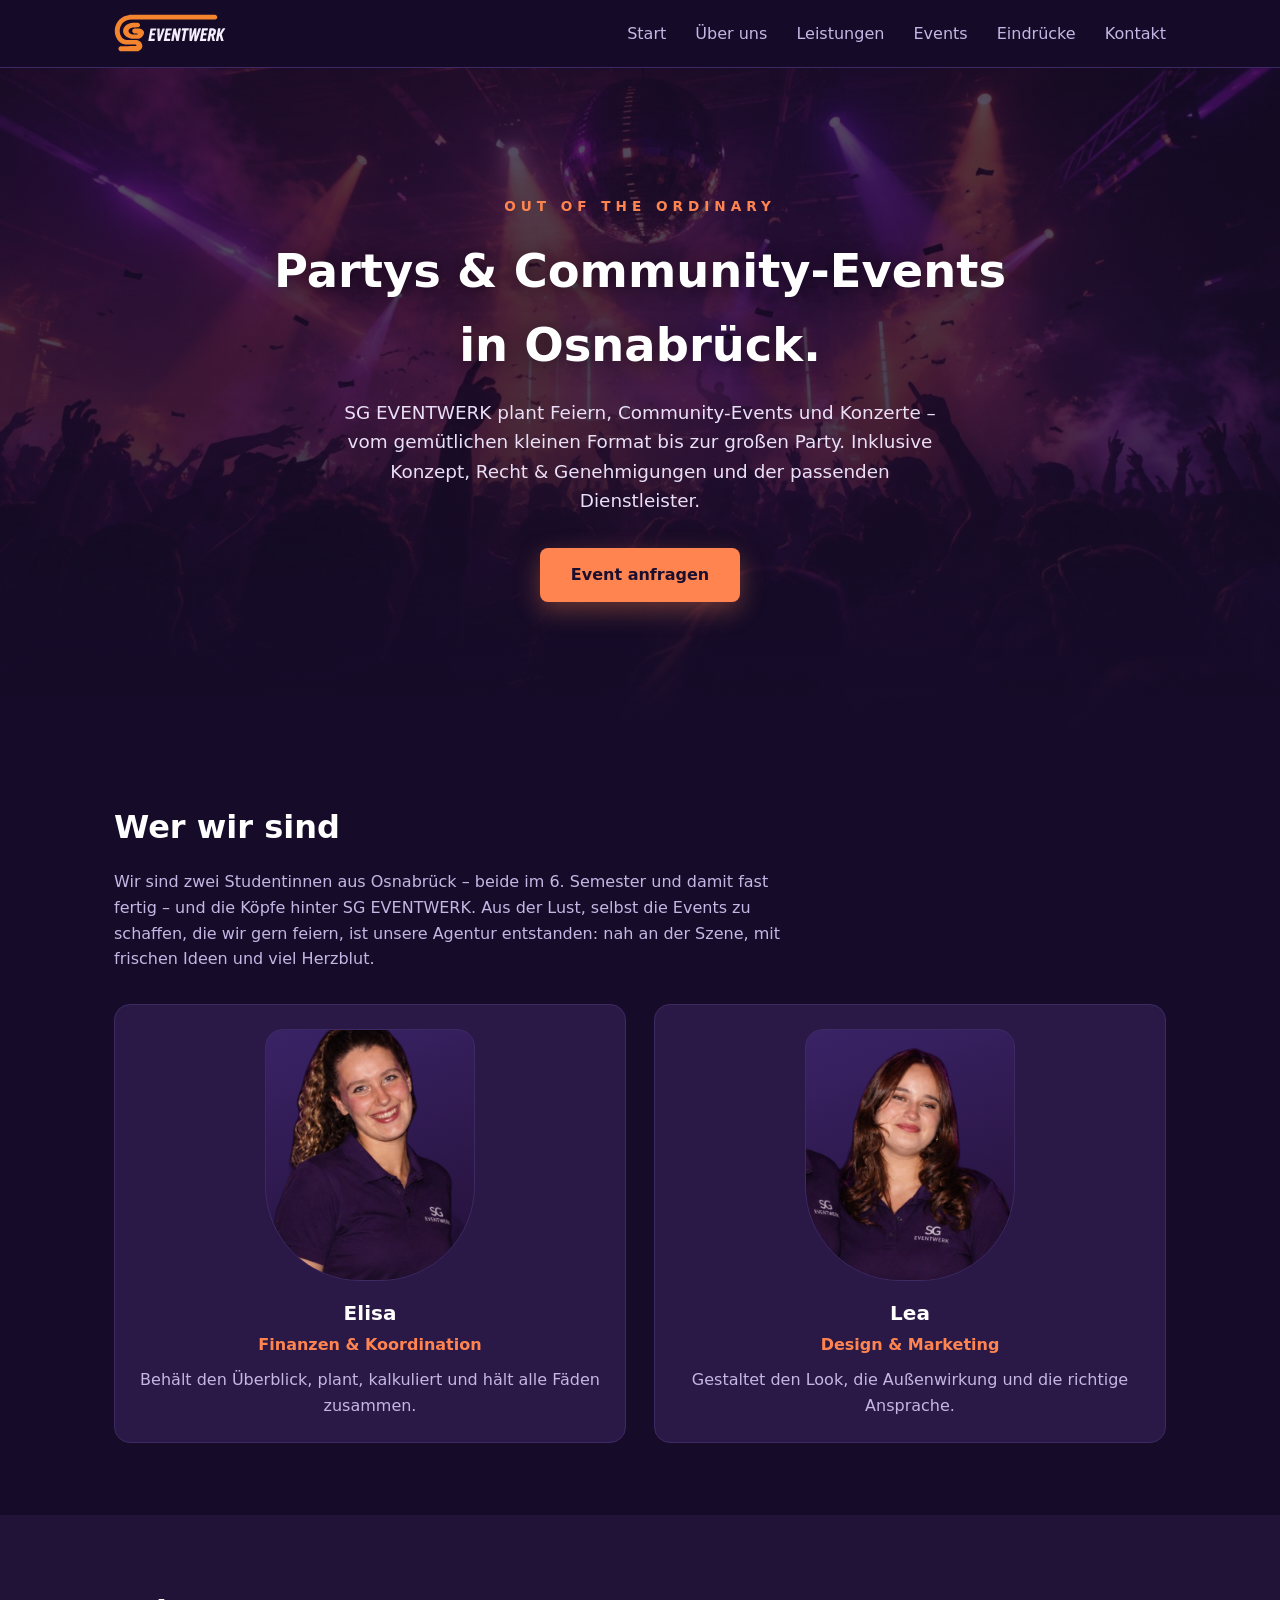
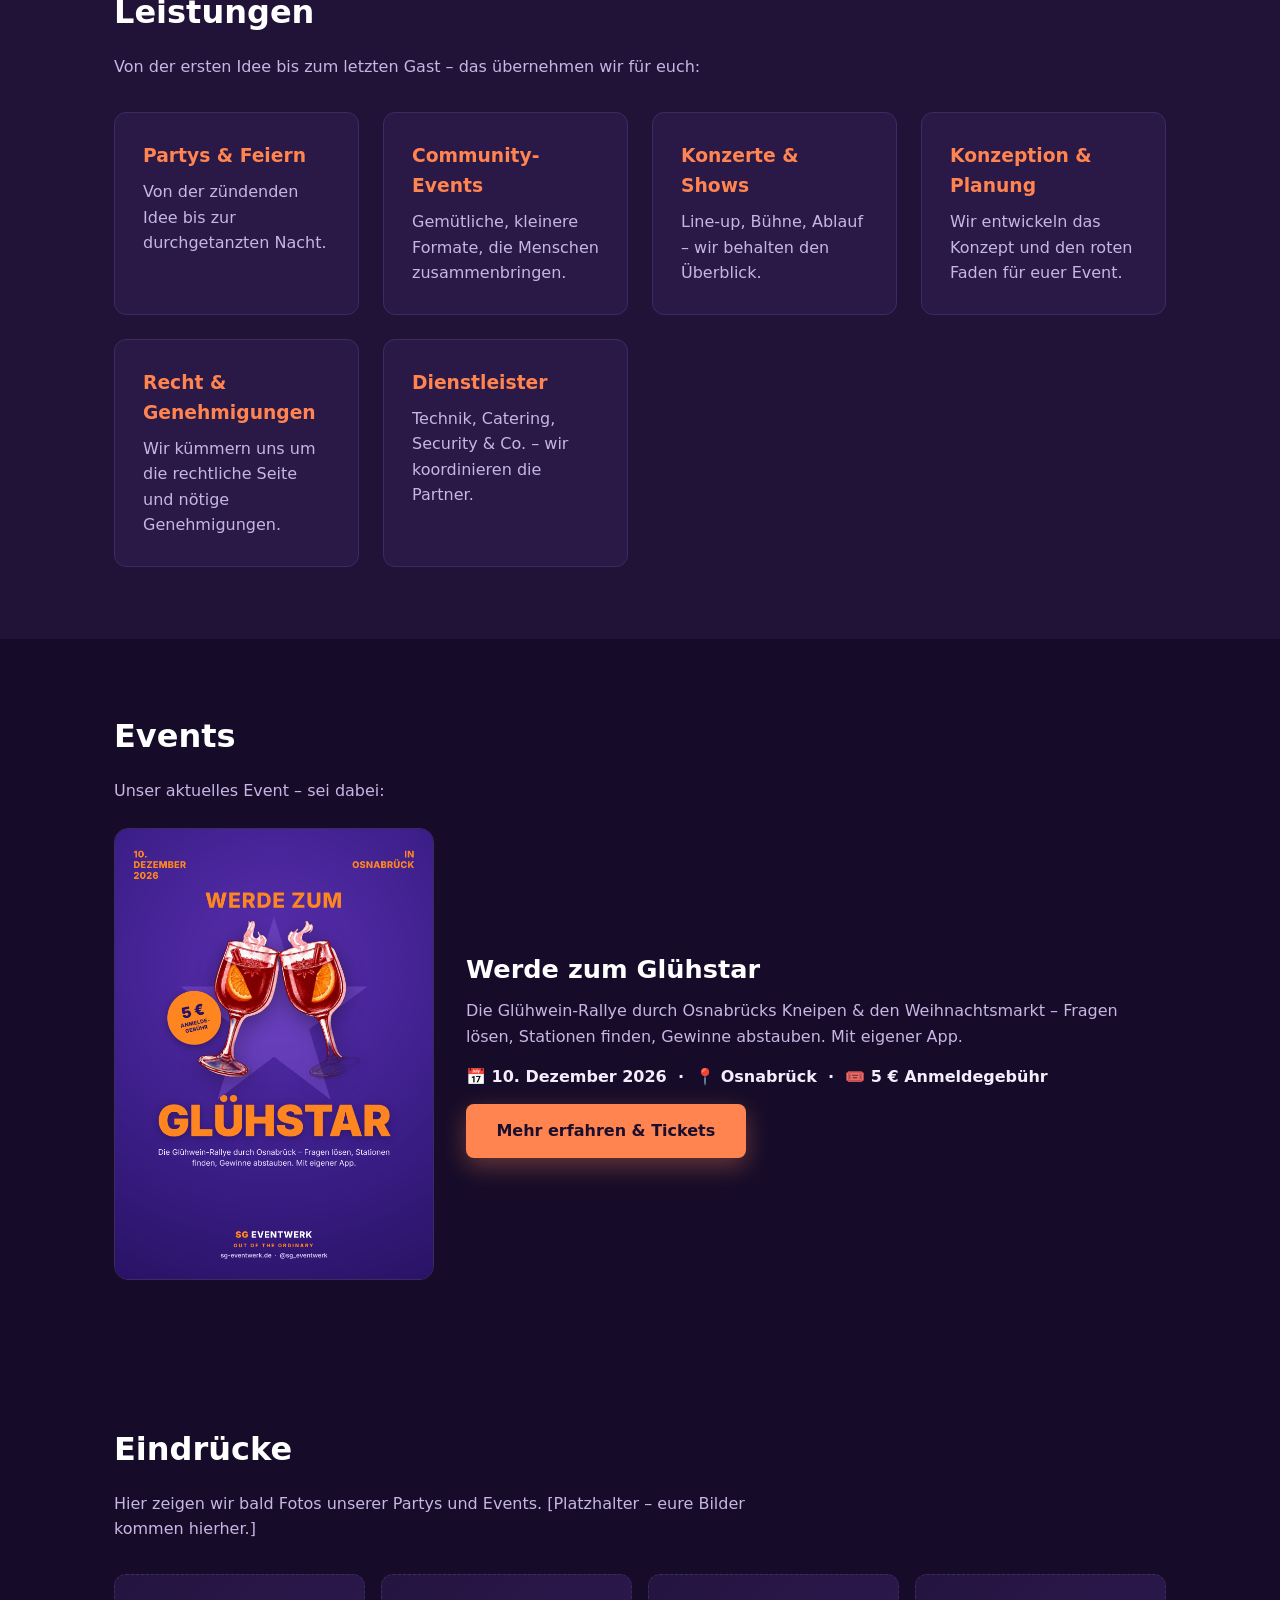
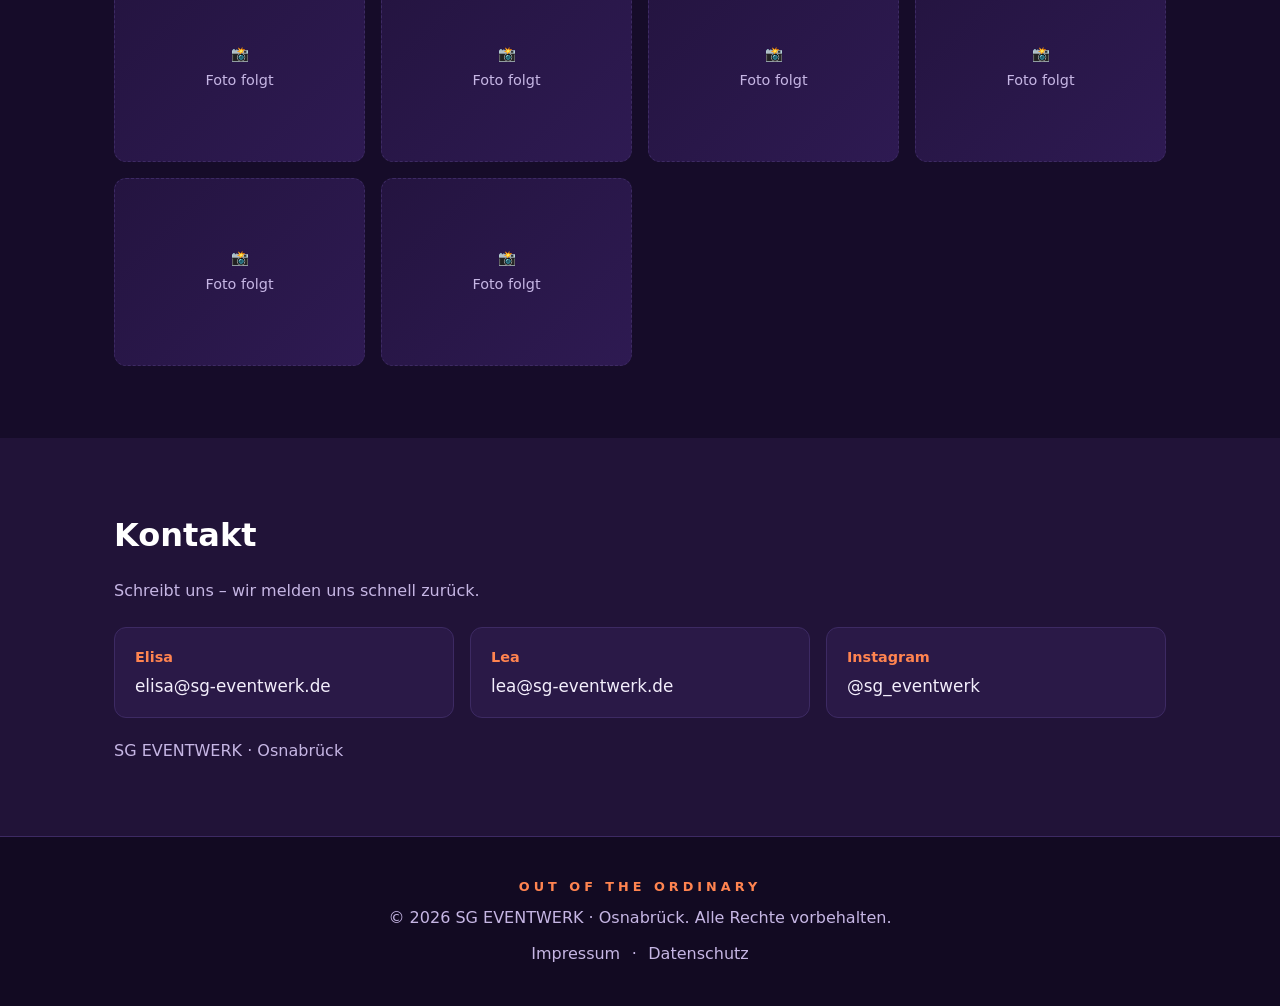
<file: sg-eventwerk 2/index.html>
<!DOCTYPE html>
<html lang="de">
<head>
  <meta charset="UTF-8" />
  <meta name="viewport" content="width=device-width, initial-scale=1.0" />
  <meta name="theme-color" content="#160c29" />
  <link rel="icon" href="data:image/svg+xml,%3Csvg%20xmlns='http://www.w3.org/2000/svg'%20viewBox='0%200%2064%2064'%3E%3Crect%20width='64'%20height='64'%20rx='14'%20fill='%23ff6b31'/%3E%3Ctext%20x='32'%20y='45'%20font-family='sans-serif'%20font-size='34'%20font-weight='800'%20text-anchor='middle'%20fill='%23160c29'%3ESG%3C/text%3E%3C/svg%3E" />

  <title>SG EVENTWERK – Partys &amp; Community-Events in Osnabrück</title>
  <meta name="description" content="SG EVENTWERK aus Osnabrück – out of the ordinary. Wir planen Partys, Community-Events und Konzerte: von der Konzeption über Recht & Genehmigungen bis zur Dienstleister-Koordination." />

  <link rel="stylesheet" href="css/style.css" />
</head>

<body>

  <!-- ============ KOPFBEREICH / NAVIGATION ============ -->
  <header class="site-header">
    <div class="container header-inner">
      <a href="#start" class="logo" aria-label="SG EVENTWERK – zur Startseite">
        <svg class="logo-svg" viewBox="134 149 1490 506" role="img" aria-label="SG EVENTWERK" xmlns="http://www.w3.org/2000/svg">
          <path d="M216.3 644.1C201.1 638.9 192.2 625.6 193.2 609.7C194.1 597.0 200.8 587.2 212.6 581.4L218.5 578.5 L321.5 578.0C395.2 577.6 425.2 577.2 427.0 576.4C436.2 572.2 435.7 562.1 426.2 557.7C421.6 555.5 420.6 555.5 349.5 554.9C271.5 554.3 270.6 554.2 253.3 548.4C233.8 541.9 217.1 531.2 200.4 514.5C185.6 499.8 175.4 485.5 166.1 466.5C151.1 436.1 144.0 406.1 144.0 373.5C144.0 317.0 166.5 263.1 206.4 223.5C241.1 189.2 281.7 169.7 336.0 161.3C346.9 159.6 374.3 159.5 886.0 159.4C1182.2 159.4 1438.0 159.6 1454.5 159.9C1484.3 160.5 1484.5 160.5 1490.1 163.1C1496.7 166.2 1502.9 172.1 1506.2 178.2C1508.1 181.8 1508.5 184.1 1508.5 191.5C1508.5 199.5 1508.2 201.0 1505.8 205.2C1502.1 211.4 1494.9 217.5 1488.4 220.0L1483.0 222.0 L931.7 222.0C577.0 222.1 375.2 222.4 365.5 223.1C322.0 225.9 291.4 236.0 265.4 256.1C256.7 262.8 242.4 278.4 235.9 288.2C218.3 315.0 210.0 342.2 210.0 373.3C210.0 405.7 219.6 435.3 237.8 458.5C251.3 475.8 267.9 487.2 287.0 492.1C295.3 494.3 297.5 494.3 369.0 495.0C441.4 495.6 442.6 495.7 450.0 497.9C467.0 503.0 485.2 515.1 494.9 527.7C513.1 551.3 516.9 579.5 504.9 603.1C496.7 619.4 480.4 633.8 462.6 640.5C447.6 646.2 451.1 646.0 331.7 646.0C228.3 645.9 221.2 645.8 216.3 644.1ZM369.9 478.5C334.0 473.7 302.8 459.1 281.4 436.8C270.0 424.9 263.5 414.3 258.4 399.0C255.8 391.2 255.6 389.3 255.5 375.5C255.5 358.0 257.2 350.6 264.4 336.2C280.4 304.4 316.3 279.1 358.1 270.2C375.5 266.4 385.1 265.8 420.5 266.2L454.5 266.5 L461.0 269.6C474.6 276.0 480.4 284.3 480.4 297.0C480.4 303.2 480.0 305.4 477.8 309.5C474.5 315.8 470.0 320.1 463.3 323.4C456.7 326.8 455.2 326.9 418.5 327.4C384.4 327.9 376.4 328.9 362.9 334.1C348.2 339.8 336.5 349.4 331.2 360.0C327.4 367.8 326.9 379.0 330.1 387.5C333.2 396.0 342.5 405.0 354.5 411.2C372.8 420.6 388.5 423.4 420.4 422.8C439.3 422.5 441.8 422.3 444.9 420.5C449.4 417.9 450.8 415.5 449.4 413.2C446.9 409.2 443.3 408.5 422.0 408.0C402.6 407.5 401.2 407.3 396.0 404.9C379.4 397.1 371.8 378.1 379.3 362.8C382.8 355.6 390.0 348.9 397.6 345.9C403.3 343.7 404.7 343.6 434.9 343.2C469.7 342.8 481.7 343.7 493.7 347.5C512.8 353.5 527.8 368.6 532.4 386.6C537.7 407.3 529.0 430.9 508.5 451.6C496.1 464.1 481.3 473.0 466.1 477.3C459.0 479.2 455.7 479.4 419.5 479.6C390.7 479.8 377.7 479.5 369.9 478.5Z" fill="#f5842f" fill-rule="evenodd"/>
          <path d="M1202.8 509.9C1202.1 509.4 1202.1 498.7 1202.9 475.9C1203.5 457.5 1204.1 433.9 1204.4 423.5C1204.8 405.1 1204.7 404.7 1203.2 409.5C1200.6 418.0 1188.6 455.2 1179.5 483.2L1170.9 510.0 L1154.9 510.0L1139.0 510.0 L1139.0 426.2C1139.0 362.4 1139.3 342.1 1140.2 341.2C1141.6 339.8 1168.7 339.5 1170.9 340.9C1172.1 341.6 1172.2 344.0 1171.7 353.7C1171.0 365.6 1167.5 426.8 1166.6 441.5C1166.3 445.9 1166.4 448.8 1166.7 448.0C1167.1 447.2 1174.6 423.2 1183.6 394.7C1192.5 366.1 1200.3 342.3 1201.0 341.6C1201.7 340.9 1207.5 340.4 1216.6 340.2C1229.7 339.9 1231.1 340.0 1231.7 341.6C1232.1 342.6 1231.8 357.0 1231.2 373.7C1230.5 390.3 1229.7 413.7 1229.4 425.7L1228.9 447.5 L1232.4 436.5C1236.1 424.7 1251.8 371.5 1257.0 353.5C1258.8 347.4 1260.7 341.9 1261.3 341.2C1262.1 340.1 1265.7 339.9 1276.9 340.2C1290.9 340.5 1291.5 340.6 1291.8 342.6C1292.0 343.8 1288.5 355.3 1284.1 368.1C1275.2 394.2 1262.5 430.8 1258.7 441.5C1257.3 445.4 1251.6 461.6 1246.0 477.5C1240.4 493.4 1235.4 507.3 1234.9 508.2C1234.1 509.7 1231.9 509.9 1218.9 510.2C1210.6 510.4 1203.3 510.2 1202.8 509.9ZM1392.0 510.2C1384.1 510.1 1377.2 509.6 1376.9 509.2C1376.5 508.8 1376.8 505.1 1377.6 501.0C1378.4 496.9 1383.8 467.6 1389.5 436.0C1395.3 404.4 1400.6 375.1 1401.4 371.0C1402.2 366.9 1403.6 358.8 1404.5 353.0C1405.6 346.2 1406.8 342.1 1407.8 341.2C1409.8 339.6 1451.0 339.5 1461.3 341.1C1474.9 343.2 1483.4 348.9 1488.6 359.5C1490.9 364.3 1491.4 366.9 1491.8 375.4C1492.6 393.0 1487.5 410.4 1478.4 421.5C1475.3 425.4 1465.2 433.1 1462.0 434.2C1461.3 434.4 1462.0 438.9 1463.9 447.0C1465.5 453.9 1469.3 470.2 1472.4 483.3C1475.5 496.4 1478.0 507.8 1478.0 508.6C1478.0 509.8 1475.3 510.0 1462.1 510.0L1446.2 510.0 L1443.1 497.2C1440.0 484.0 1436.3 467.6 1432.6 450.5L1430.5 440.5 L1426.0 440.2L1421.5 439.9 L1415.5 473.6C1411.6 495.3 1409.0 507.9 1408.0 508.9C1406.8 510.2 1404.1 510.5 1392.0 510.2ZM591.0 507.9C591.0 506.0 593.4 492.5 600.5 454.5C602.0 446.8 607.1 418.6 612.0 391.8C616.9 365.0 621.1 342.6 621.5 342.0C622.3 340.6 697.6 340.6 698.5 342.0C699.4 343.5 694.8 367.1 693.2 368.6C692.1 369.7 687.2 370.0 669.9 370.0C657.9 370.0 648.0 370.2 648.0 370.5C648.0 371.1 643.3 397.1 642.4 401.2L641.8 404.0 L661.0 404.0C677.3 404.0 680.1 404.2 680.7 405.6C681.5 407.7 677.1 430.7 675.6 431.9C674.9 432.5 666.5 433.1 655.5 433.2L636.6 433.5 L632.2 456.4C629.9 469.0 628.1 479.4 628.3 479.6C628.5 479.8 638.9 480.0 651.6 480.0C668.7 480.1 674.9 480.5 676.3 481.5C678.0 482.7 677.9 483.4 675.6 495.4C674.2 502.3 672.8 508.5 672.5 509.0C672.1 509.6 657.2 510.0 631.4 510.0C591.2 510.0 591.0 510.0 591.0 507.9ZM717.6 509.2C717.3 508.7 716.6 497.2 716.0 483.4C712.8 409.2 712.0 391.3 710.9 368.9C710.2 355.4 709.9 343.6 710.3 342.7C710.9 341.1 712.6 341.0 726.7 341.2L742.5 341.5 L742.8 397.5L743.1 453.5 L746.0 444.5C751.1 428.4 777.0 349.6 778.6 345.2L780.2 341.0 L796.1 341.0C808.9 341.0 812.0 341.3 812.0 342.4C812.0 343.1 807.1 357.2 801.1 373.6C790.4 403.0 785.8 415.3 772.5 450.0C766.4 466.1 751.5 505.8 750.5 508.8C750.2 509.7 746.0 510.0 734.1 510.0C725.3 510.0 717.9 509.6 717.6 509.2ZM796.0 508.4C796.0 507.5 798.9 490.7 802.5 471.1C813.6 410.8 821.8 366.0 823.5 355.5C824.5 350.0 825.6 344.5 826.1 343.3L827.0 341.0 L865.4 341.0C886.6 341.0 904.1 341.4 904.4 341.9C905.0 342.9 900.4 367.9 899.5 368.9C899.1 369.2 888.7 369.7 876.2 370.0L853.6 370.5 L851.9 379.5C850.9 384.4 849.5 392.0 848.7 396.2L847.3 404.0 L866.6 404.0C877.2 404.0 886.1 404.4 886.4 404.9C887.2 406.2 883.1 430.1 881.8 431.7C881.0 432.7 876.2 433.0 861.5 433.0C842.3 433.0 842.2 433.0 841.7 435.2C840.7 439.3 834.0 476.9 834.0 478.5C834.0 479.8 836.4 480.0 851.2 480.1C860.7 480.2 871.6 480.5 875.5 480.9L882.5 481.5 L882.2 487.3C882.0 490.4 881.1 496.7 880.2 501.3L878.5 509.5 L837.2 509.8C799.7 510.0 796.0 509.9 796.0 508.4ZM896.2 506.8C897.9 495.0 926.3 342.3 927.0 341.7C927.9 340.7 956.7 340.4 957.7 341.3C958.3 342.0 966.3 378.2 973.4 413.5L977.7 434.5 L978.9 427.0C979.6 422.9 981.9 409.4 984.1 397.0C986.2 384.6 989.0 368.9 990.1 362.0C993.1 344.4 994.0 341.7 997.0 340.9C1000.8 339.9 1022.3 339.9 1023.9 340.9C1025.7 342.1 1026.4 338.0 1011.5 419.0C1005.1 453.9 998.8 488.3 997.5 495.3C996.3 502.4 994.8 508.6 994.3 509.1C993.8 509.6 987.1 509.9 979.0 509.8L964.7 509.5 L963.4 503.5C962.7 500.2 959.2 483.6 955.7 466.5C952.1 449.4 948.1 430.5 946.9 424.3C945.6 418.1 944.4 413.2 944.3 413.4C944.0 413.7 941.1 429.7 932.0 481.5C929.8 494.1 927.7 505.7 927.4 507.2L926.8 510.0 L911.3 510.0L895.8 510.0 L896.2 506.8ZM1040.0 507.5C1040.0 506.1 1045.4 475.3 1052.0 439.0C1058.6 402.6 1064.0 372.3 1064.0 371.5C1064.0 370.3 1061.6 370.0 1050.2 370.0C1041.7 370.0 1036.0 369.6 1035.3 368.9C1034.6 368.2 1034.5 366.5 1035.1 364.2C1035.5 362.2 1036.6 356.4 1037.6 351.5C1038.6 346.3 1040.0 342.0 1040.9 341.2C1043.2 339.4 1129.5 339.7 1131.0 341.6C1132.3 343.1 1128.6 364.2 1126.3 367.8C1125.0 369.9 1124.4 370.0 1111.1 370.0L1097.2 370.0 L1096.6 372.8C1096.3 374.3 1092.9 393.1 1089.0 414.5C1085.2 435.9 1081.3 457.1 1080.5 461.5C1079.7 465.9 1077.7 477.1 1076.0 486.5C1074.3 495.9 1072.6 504.9 1072.1 506.5L1071.4 509.5 L1055.7 509.8L1040.0 510.1 L1040.0 507.5ZM1276.8 508.9C1276.6 508.3 1279.5 491.3 1283.2 471.1C1290.8 430.5 1301.8 369.2 1304.5 353.0C1305.6 346.5 1306.9 342.0 1307.8 341.2C1309.0 340.3 1318.3 340.0 1346.4 340.0C1366.8 340.0 1384.1 340.4 1384.8 340.9C1385.8 341.5 1385.7 344.0 1383.9 353.6C1380.6 371.6 1383.1 370.1 1356.7 370.0L1334.6 369.9 L1331.5 386.9L1328.4 404.0 L1347.6 404.0C1359.3 404.0 1367.1 404.4 1367.5 405.0C1368.3 406.2 1364.0 430.1 1362.7 431.8C1362.0 432.7 1356.7 433.0 1342.4 433.0C1331.7 433.0 1323.0 433.1 1323.0 433.2C1323.0 433.4 1321.0 444.0 1318.6 456.8C1314.9 476.9 1314.5 480.0 1315.9 480.0C1341.0 479.9 1362.1 480.7 1363.1 481.7C1364.1 482.7 1363.8 485.7 1361.9 496.2L1359.4 509.5 L1318.3 509.8C1288.7 509.9 1277.1 509.7 1276.8 508.9ZM1490.6 509.2C1490.3 508.7 1493.9 486.8 1498.6 460.4C1503.2 434.1 1509.7 396.8 1513.0 377.7C1516.2 358.5 1519.4 342.2 1520.1 341.4C1521.7 339.5 1549.2 339.4 1550.8 341.2C1551.5 342.1 1551.4 344.9 1550.4 350.5C1545.6 377.1 1540.2 408.5 1540.3 408.6C1540.4 408.7 1549.5 393.9 1560.4 375.8C1571.4 357.7 1581.0 342.2 1581.8 341.4C1582.9 340.2 1586.3 340.0 1597.9 340.1C1613.0 340.3 1615.0 340.5 1615.0 342.2C1615.0 343.2 1598.5 370.3 1577.9 403.3L1568.0 419.0 L1572.6 433.8C1593.1 500.0 1595.0 506.3 1595.0 508.4C1595.0 509.8 1593.0 510.0 1578.2 510.0L1561.3 510.0 L1556.5 493.8C1547.2 462.2 1541.9 444.5 1540.9 442.1L1539.9 439.7 L1536.9 442.7C1533.9 445.6 1533.6 446.8 1528.9 473.6C1526.3 488.9 1523.7 503.3 1523.3 505.5L1522.5 509.5 L1506.8 509.8C1498.2 509.9 1490.9 509.7 1490.6 509.2ZM1444.3 411.1C1452.7 407.9 1458.1 397.8 1458.3 385.0C1458.5 372.6 1455.5 369.6 1442.9 369.7C1438.5 369.7 1434.7 370.0 1434.5 370.2C1434.0 370.6 1427.0 409.2 1427.0 411.1C1427.0 412.3 1441.1 412.3 1444.3 411.1Z" fill="#f3eefc" fill-rule="evenodd"/>
        </svg>
      </a>

      <button class="menu-toggle" aria-label="Menü öffnen" aria-expanded="false">☰</button>

      <nav class="main-nav">
        <a href="#start">Start</a>
        <a href="#ueber-uns">Über uns</a>
        <a href="#leistungen">Leistungen</a>
        <a href="#events">Events</a>
        <a href="#eindruecke">Eindrücke</a>
        <a href="#kontakt">Kontakt</a>
      </nav>
    </div>
  </header>

  <!-- ============ HAUPTINHALT ============ -->
  <main>

    <!-- Hero mit echtem Partybild im Hintergrund -->
    <section id="start" class="hero">
      <div class="container hero-inner">
        <p class="hero-kicker">out of the ordinary</p>
        <h1>Partys &amp; Community-Events<br />in Osnabrück.</h1>
        <p class="hero-text">
          SG EVENTWERK plant Feiern, Community-Events und Konzerte –
          vom gemütlichen kleinen Format bis zur großen Party. Inklusive Konzept,
          Recht &amp; Genehmigungen und der passenden Dienstleister.
        </p>
        <a href="#kontakt" class="button">Event anfragen</a>
      </div>
    </section>

    <!-- Wer wir sind: zwei Vorstellungskästchen -->
    <section id="ueber-uns" class="section reveal">
      <div class="container">
        <h2>Wer wir sind</h2>
        <p class="intro">
          Wir sind zwei Studentinnen aus Osnabrück – beide im 6. Semester und
          damit fast fertig – und die Köpfe hinter SG EVENTWERK. Aus der Lust,
          selbst die Events zu schaffen, die wir gern feiern, ist unsere Agentur
          entstanden: nah an der Szene, mit frischen Ideen und viel Herzblut.
        </p>

        <div class="personen">
          <article class="person">
            <div class="person-rahmen">
              <img src="bilder/person-links-cut.png" alt="Elisa – Gründerin von SG EVENTWERK" class="person-cut2" />
            </div>
            <h3 class="person-name">Elisa</h3>
            <p class="person-rolle">Finanzen &amp; Koordination</p>
            <p class="person-text">
              Behält den Überblick, plant, kalkuliert und hält alle Fäden zusammen.
            </p>
            <p class="person-mehr">
              Studiert Internationale Betriebswirtschaft mit Schwerpunkt Management.
              Erfahrung u. a. aus dem studentischen Umfeld, von Festivals, Jubiläen
              und kleineren Team-Events.
            </p>
          </article>

          <article class="person">
            <div class="person-rahmen">
              <img src="bilder/person-rechts-cut.png" alt="Lea – Gründerin von SG EVENTWERK" class="person-cut2" />
            </div>
            <h3 class="person-name">Lea</h3>
            <p class="person-rolle">Design &amp; Marketing</p>
            <p class="person-text">
              Gestaltet den Look, die Außenwirkung und die richtige Ansprache.
            </p>
            <p class="person-mehr">
              Studiert Wirtschaftspsychologie mit Schwerpunkt Marketing. Hat u. a.
              kleinere Team-Events umgesetzt und die Marke eines Rennteams von
              Grund auf aufgebaut.
            </p>
          </article>
        </div>
      </div>
    </section>

    <!-- Leistungen -->
    <section id="leistungen" class="section section-alt reveal">
      <div class="container">
        <h2>Leistungen</h2>
        <p class="intro">Von der ersten Idee bis zum letzten Gast – das übernehmen wir für euch:</p>
        <div class="cards">
          <article class="card">
            <h3>Partys &amp; Feiern</h3>
            <p>Von der zündenden Idee bis zur durchgetanzten Nacht.</p>
          </article>
          <article class="card">
            <h3>Community-Events</h3>
            <p>Gemütliche, kleinere Formate, die Menschen zusammenbringen.</p>
          </article>
          <article class="card">
            <h3>Konzerte &amp; Shows</h3>
            <p>Line-up, Bühne, Ablauf – wir behalten den Überblick.</p>
          </article>
          <article class="card">
            <h3>Konzeption &amp; Planung</h3>
            <p>Wir entwickeln das Konzept und den roten Faden für euer Event.</p>
          </article>
          <article class="card">
            <h3>Recht &amp; Genehmigungen</h3>
            <p>Wir kümmern uns um die rechtliche Seite und nötige Genehmigungen.</p>
          </article>
          <article class="card">
            <h3>Dienstleister</h3>
            <p>Technik, Catering, Security &amp; Co. – wir koordinieren die Partner.</p>
          </article>
        </div>
      </div>
    </section>

    <!-- Events -->
    <section id="events" class="section reveal">
      <div class="container">
        <h2>Events</h2>
        <p class="intro">Unser aktuelles Event – sei dabei:</p>
        <div class="event-layout">
          <a class="event-plakat" href="gluehmeister.html" aria-label="Zum Event: Werde zum Glühstar">
            <img src="bilder/gluehstar-plakat.png" alt="Plakat: Werde zum Glühstar – 10. Dezember 2026 in Osnabrück" />
          </a>
          <div class="event-info2">
            <h3>Werde zum Glühstar</h3>
            <p>Die Glühwein-Rallye durch Osnabrücks Kneipen &amp; den Weihnachtsmarkt – Fragen lösen, Stationen finden, Gewinne abstauben. Mit eigener App.</p>
            <p class="event-meta">📅 10. Dezember 2026 &nbsp;·&nbsp; 📍 Osnabrück &nbsp;·&nbsp; 🎟️ 5 € Anmeldegebühr</p>
            <a class="button" href="gluehmeister.html">Mehr erfahren &amp; Tickets</a>
          </div>
        </div>
      </div>
    </section>

    <!-- Eindrücke / Galerie -->
    <section id="eindruecke" class="section reveal">
      <div class="container">
        <h2>Eindrücke</h2>
        <p class="intro">Hier zeigen wir bald Fotos unserer Partys und Events. [Platzhalter – eure Bilder kommen hierher.]</p>
        <div class="galerie">
          <div class="foto-platzhalter">📸<br />Foto folgt</div>
          <div class="foto-platzhalter">📸<br />Foto folgt</div>
          <div class="foto-platzhalter">📸<br />Foto folgt</div>
          <div class="foto-platzhalter">📸<br />Foto folgt</div>
          <div class="foto-platzhalter">📸<br />Foto folgt</div>
          <div class="foto-platzhalter">📸<br />Foto folgt</div>
        </div>
      </div>
    </section>

    <!-- Kontakt -->
    <section id="kontakt" class="section section-alt reveal">
      <div class="container">
        <h2>Kontakt</h2>
        <p class="intro">Schreibt uns – wir melden uns schnell zurück.</p>
        <div class="kontakt-liste">
          <a class="kontakt-item" href="mailto:elisa@sg-eventwerk.de">
            <span class="kontakt-label">Elisa</span>
            <span class="kontakt-wert">elisa@sg-eventwerk.de</span>
          </a>
          <a class="kontakt-item" href="mailto:lea@sg-eventwerk.de">
            <span class="kontakt-label">Lea</span>
            <span class="kontakt-wert">lea@sg-eventwerk.de</span>
          </a>
          <a class="kontakt-item" href="https://instagram.com/sg_eventwerk" target="_blank" rel="noopener">
            <span class="kontakt-label">Instagram</span>
            <span class="kontakt-wert">@sg_eventwerk</span>
          </a>
        </div>
        <p class="kontakt-ort">SG EVENTWERK · Osnabrück</p>
      </div>
    </section>

  </main>

  <!-- ============ FUSSBEREICH ============ -->
  <footer class="site-footer">
    <div class="container">
      <p class="footer-slogan">out of the ordinary</p>
      <p>&copy; <span id="jahr">2026</span> SG EVENTWERK · Osnabrück. Alle Rechte vorbehalten.</p>
      <p class="footer-links">
        <a href="impressum.html">Impressum</a> ·
        <a href="datenschutz.html">Datenschutz</a>
      </p>
    </div>
  </footer>

  <script src="js/main.js"></script>
</body>
</html>
</file>
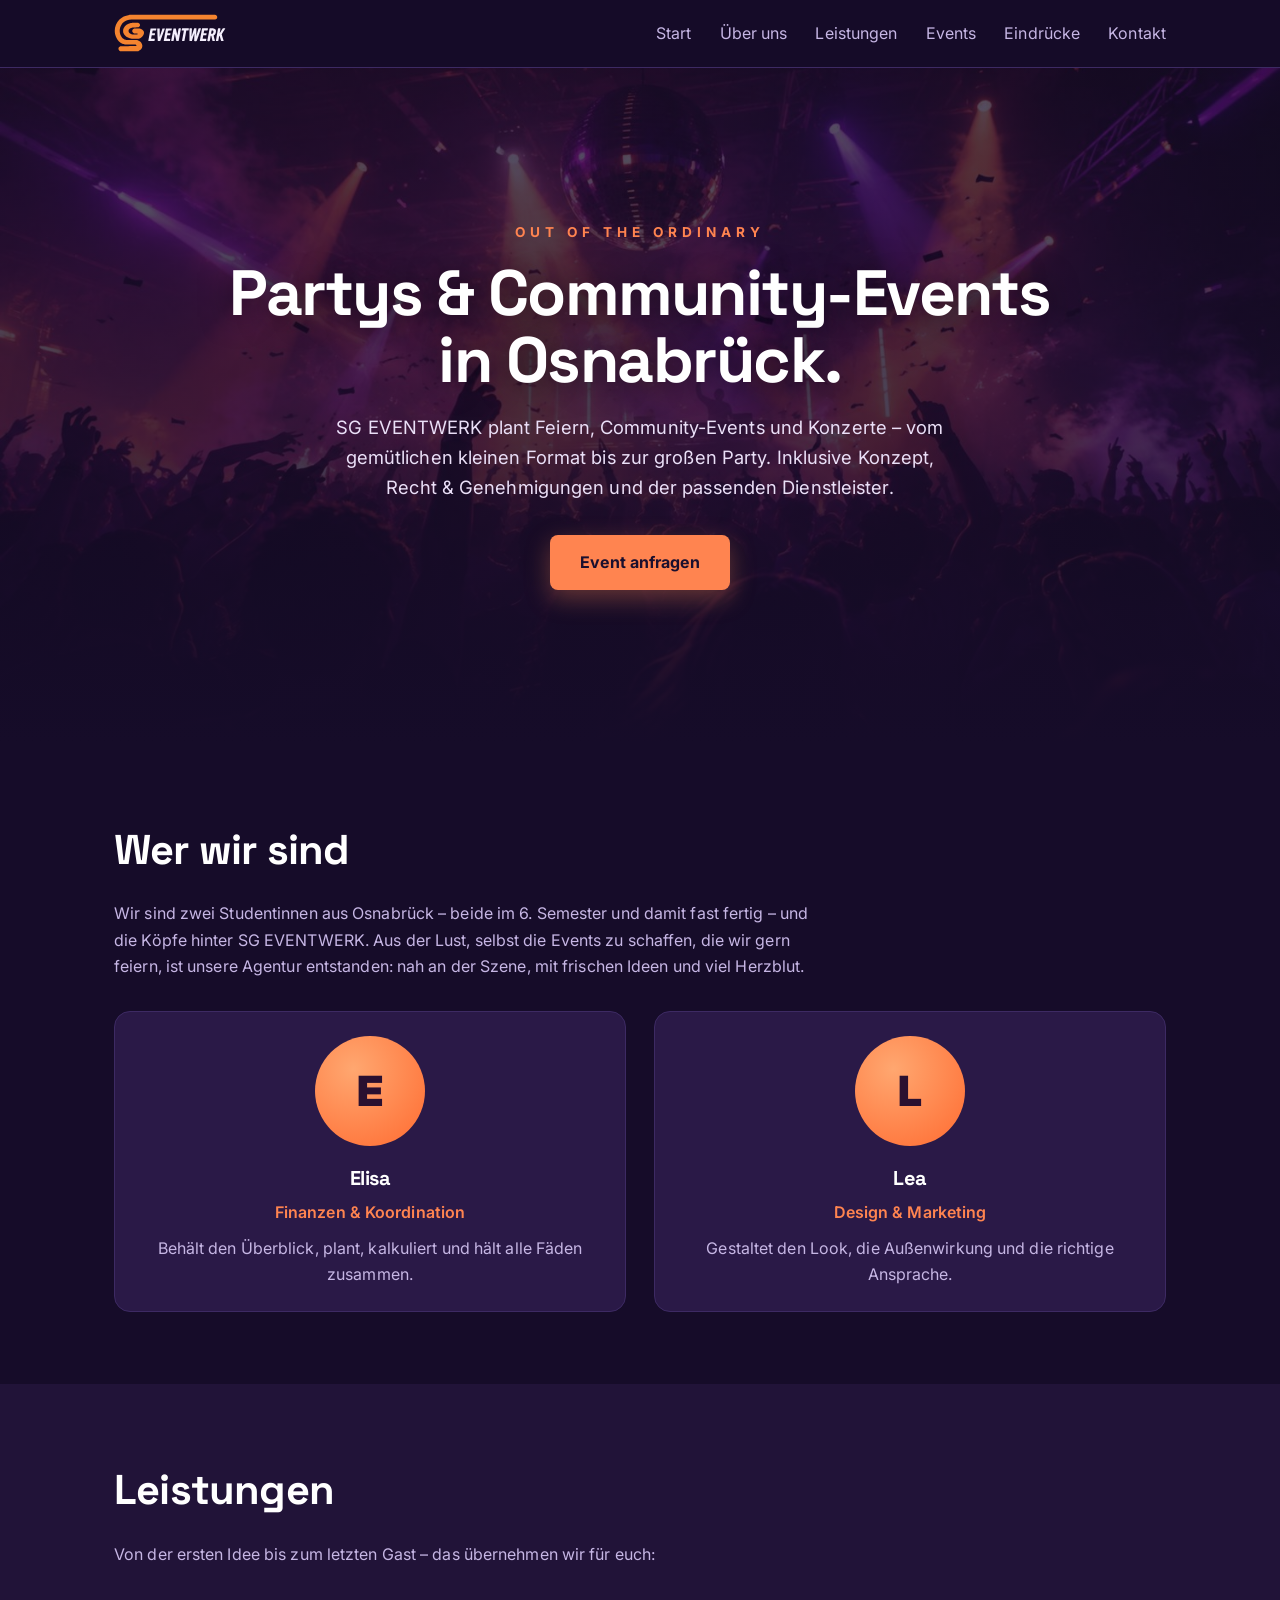
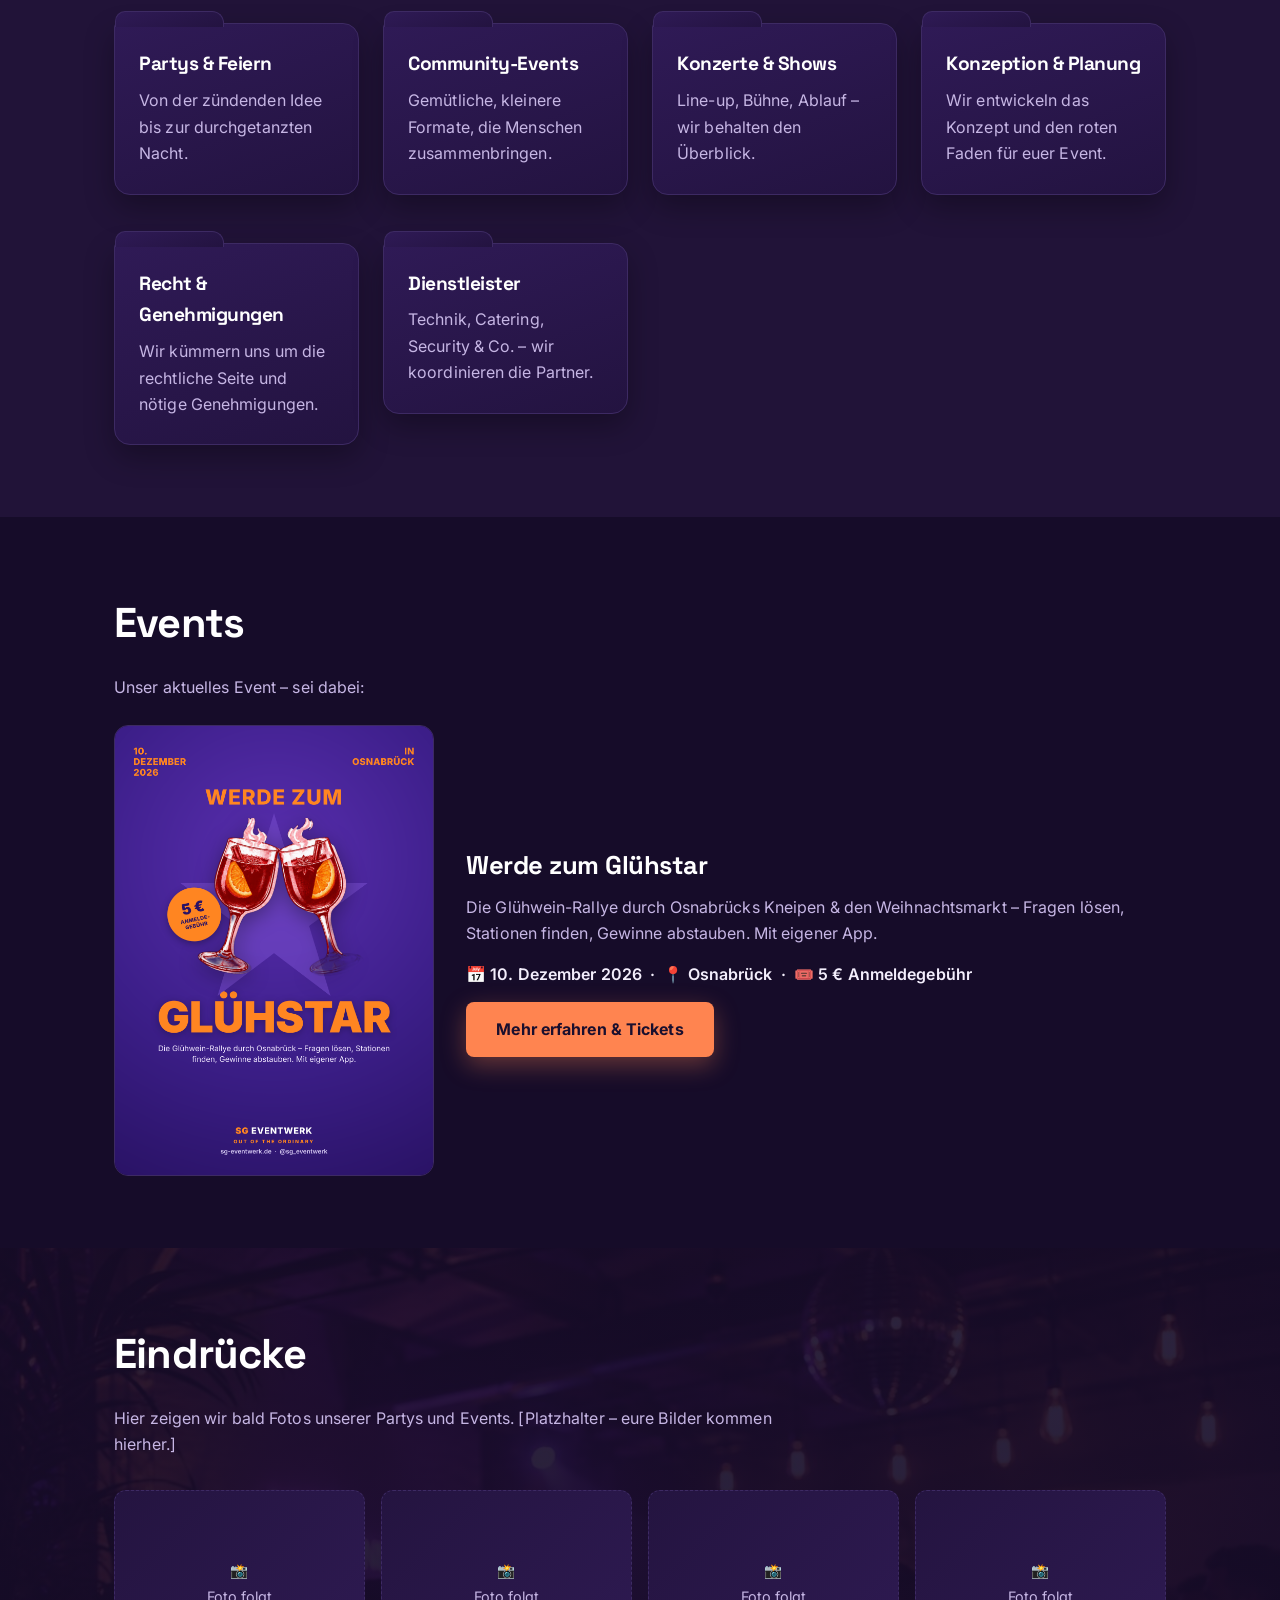
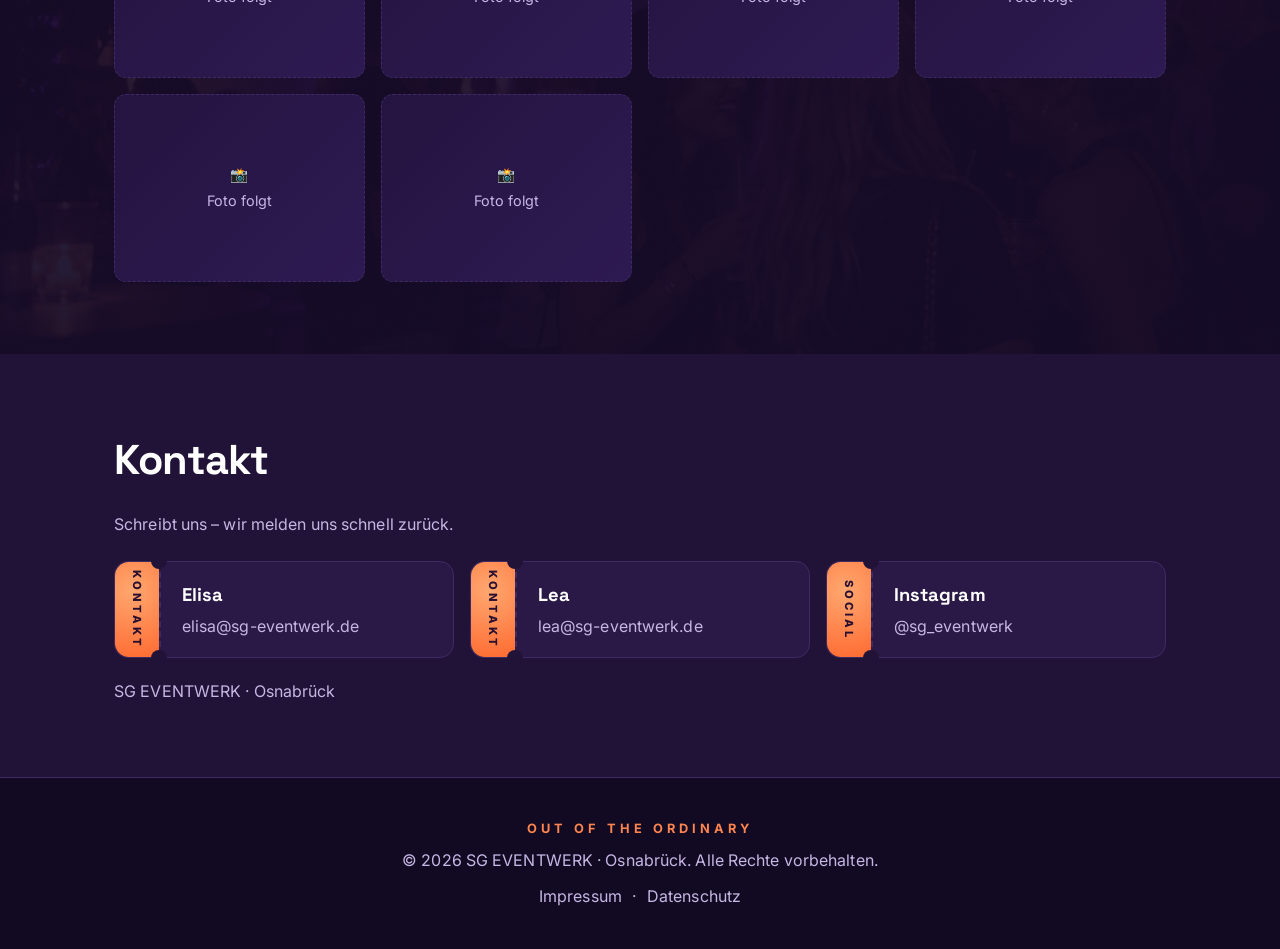
<file: sg-eventwerk/index.html>
<!DOCTYPE html>
<html lang="de">
<head>
  <meta charset="UTF-8" />
  <meta name="viewport" content="width=device-width, initial-scale=1.0" />
  <meta name="theme-color" content="#160c29" />
  <script>try{if(sessionStorage.getItem('sgIntro'))document.documentElement.classList.add('intro-skip');}catch(e){}</script>
  <style>html{background:#160c29}</style>
  <link rel="icon" href="data:image/svg+xml,%3Csvg%20xmlns='http://www.w3.org/2000/svg'%20viewBox='0%200%2064%2064'%3E%3Crect%20width='64'%20height='64'%20rx='14'%20fill='%23ff6b31'/%3E%3Ctext%20x='32'%20y='45'%20font-family='sans-serif'%20font-size='34'%20font-weight='800'%20text-anchor='middle'%20fill='%23160c29'%3ESG%3C/text%3E%3C/svg%3E" />

  <title>SG EVENTWERK – Partys &amp; Community-Events in Osnabrück</title>
  <meta name="description" content="SG EVENTWERK aus Osnabrück – out of the ordinary. Wir planen Partys, Community-Events und Konzerte: von der Konzeption über Recht & Genehmigungen bis zur Dienstleister-Koordination." />

  <link rel="preconnect" href="https://fonts.googleapis.com" />
  <link rel="preconnect" href="https://fonts.gstatic.com" crossorigin />
  <link href="https://fonts.googleapis.com/css2?family=Inter:wght@400;500;600;700&family=Space+Grotesk:wght@500;600;700&display=swap" rel="stylesheet" />
  <link rel="stylesheet" href="css/style.css" />
</head>

<body>

  <!-- Logo-Reveal beim Laden -->
  <div id="intro" aria-hidden="true">
    <svg class="intro-logo-svg" viewBox="134 149 1490 641" role="img" aria-label="SG EVENTWERK – out of the ordinary" xmlns="http://www.w3.org/2000/svg">
      <path class="rl-sg" pathLength="1" d="M216.3 644.1C201.1 638.9 192.2 625.6 193.2 609.7C194.1 597.0 200.8 587.2 212.6 581.4L218.5 578.5 L321.5 578.0C395.2 577.6 425.2 577.2 427.0 576.4C436.2 572.2 435.7 562.1 426.2 557.7C421.6 555.5 420.6 555.5 349.5 554.9C271.5 554.3 270.6 554.2 253.3 548.4C233.8 541.9 217.1 531.2 200.4 514.5C185.6 499.8 175.4 485.5 166.1 466.5C151.1 436.1 144.0 406.1 144.0 373.5C144.0 317.0 166.5 263.1 206.4 223.5C241.1 189.2 281.7 169.7 336.0 161.3C346.9 159.6 374.3 159.5 886.0 159.4C1182.2 159.4 1438.0 159.6 1454.5 159.9C1484.3 160.5 1484.5 160.5 1490.1 163.1C1496.7 166.2 1502.9 172.1 1506.2 178.2C1508.1 181.8 1508.5 184.1 1508.5 191.5C1508.5 199.5 1508.2 201.0 1505.8 205.2C1502.1 211.4 1494.9 217.5 1488.4 220.0L1483.0 222.0 L931.7 222.0C577.0 222.1 375.2 222.4 365.5 223.1C322.0 225.9 291.4 236.0 265.4 256.1C256.7 262.8 242.4 278.4 235.9 288.2C218.3 315.0 210.0 342.2 210.0 373.3C210.0 405.7 219.6 435.3 237.8 458.5C251.3 475.8 267.9 487.2 287.0 492.1C295.3 494.3 297.5 494.3 369.0 495.0C441.4 495.6 442.6 495.7 450.0 497.9C467.0 503.0 485.2 515.1 494.9 527.7C513.1 551.3 516.9 579.5 504.9 603.1C496.7 619.4 480.4 633.8 462.6 640.5C447.6 646.2 451.1 646.0 331.7 646.0C228.3 645.9 221.2 645.8 216.3 644.1ZM369.9 478.5C334.0 473.7 302.8 459.1 281.4 436.8C270.0 424.9 263.5 414.3 258.4 399.0C255.8 391.2 255.6 389.3 255.5 375.5C255.5 358.0 257.2 350.6 264.4 336.2C280.4 304.4 316.3 279.1 358.1 270.2C375.5 266.4 385.1 265.8 420.5 266.2L454.5 266.5 L461.0 269.6C474.6 276.0 480.4 284.3 480.4 297.0C480.4 303.2 480.0 305.4 477.8 309.5C474.5 315.8 470.0 320.1 463.3 323.4C456.7 326.8 455.2 326.9 418.5 327.4C384.4 327.9 376.4 328.9 362.9 334.1C348.2 339.8 336.5 349.4 331.2 360.0C327.4 367.8 326.9 379.0 330.1 387.5C333.2 396.0 342.5 405.0 354.5 411.2C372.8 420.6 388.5 423.4 420.4 422.8C439.3 422.5 441.8 422.3 444.9 420.5C449.4 417.9 450.8 415.5 449.4 413.2C446.9 409.2 443.3 408.5 422.0 408.0C402.6 407.5 401.2 407.3 396.0 404.9C379.4 397.1 371.8 378.1 379.3 362.8C382.8 355.6 390.0 348.9 397.6 345.9C403.3 343.7 404.7 343.6 434.9 343.2C469.7 342.8 481.7 343.7 493.7 347.5C512.8 353.5 527.8 368.6 532.4 386.6C537.7 407.3 529.0 430.9 508.5 451.6C496.1 464.1 481.3 473.0 466.1 477.3C459.0 479.2 455.7 479.4 419.5 479.6C390.7 479.8 377.7 479.5 369.9 478.5Z"/>
      <path class="rl-ew" fill="#f3eefc" fill-rule="evenodd" d="M1202.8 509.9C1202.1 509.4 1202.1 498.7 1202.9 475.9C1203.5 457.5 1204.1 433.9 1204.4 423.5C1204.8 405.1 1204.7 404.7 1203.2 409.5C1200.6 418.0 1188.6 455.2 1179.5 483.2L1170.9 510.0 L1154.9 510.0L1139.0 510.0 L1139.0 426.2C1139.0 362.4 1139.3 342.1 1140.2 341.2C1141.6 339.8 1168.7 339.5 1170.9 340.9C1172.1 341.6 1172.2 344.0 1171.7 353.7C1171.0 365.6 1167.5 426.8 1166.6 441.5C1166.3 445.9 1166.4 448.8 1166.7 448.0C1167.1 447.2 1174.6 423.2 1183.6 394.7C1192.5 366.1 1200.3 342.3 1201.0 341.6C1201.7 340.9 1207.5 340.4 1216.6 340.2C1229.7 339.9 1231.1 340.0 1231.7 341.6C1232.1 342.6 1231.8 357.0 1231.2 373.7C1230.5 390.3 1229.7 413.7 1229.4 425.7L1228.9 447.5 L1232.4 436.5C1236.1 424.7 1251.8 371.5 1257.0 353.5C1258.8 347.4 1260.7 341.9 1261.3 341.2C1262.1 340.1 1265.7 339.9 1276.9 340.2C1290.9 340.5 1291.5 340.6 1291.8 342.6C1292.0 343.8 1288.5 355.3 1284.1 368.1C1275.2 394.2 1262.5 430.8 1258.7 441.5C1257.3 445.4 1251.6 461.6 1246.0 477.5C1240.4 493.4 1235.4 507.3 1234.9 508.2C1234.1 509.7 1231.9 509.9 1218.9 510.2C1210.6 510.4 1203.3 510.2 1202.8 509.9ZM1392.0 510.2C1384.1 510.1 1377.2 509.6 1376.9 509.2C1376.5 508.8 1376.8 505.1 1377.6 501.0C1378.4 496.9 1383.8 467.6 1389.5 436.0C1395.3 404.4 1400.6 375.1 1401.4 371.0C1402.2 366.9 1403.6 358.8 1404.5 353.0C1405.6 346.2 1406.8 342.1 1407.8 341.2C1409.8 339.6 1451.0 339.5 1461.3 341.1C1474.9 343.2 1483.4 348.9 1488.6 359.5C1490.9 364.3 1491.4 366.9 1491.8 375.4C1492.6 393.0 1487.5 410.4 1478.4 421.5C1475.3 425.4 1465.2 433.1 1462.0 434.2C1461.3 434.4 1462.0 438.9 1463.9 447.0C1465.5 453.9 1469.3 470.2 1472.4 483.3C1475.5 496.4 1478.0 507.8 1478.0 508.6C1478.0 509.8 1475.3 510.0 1462.1 510.0L1446.2 510.0 L1443.1 497.2C1440.0 484.0 1436.3 467.6 1432.6 450.5L1430.5 440.5 L1426.0 440.2L1421.5 439.9 L1415.5 473.6C1411.6 495.3 1409.0 507.9 1408.0 508.9C1406.8 510.2 1404.1 510.5 1392.0 510.2ZM591.0 507.9C591.0 506.0 593.4 492.5 600.5 454.5C602.0 446.8 607.1 418.6 612.0 391.8C616.9 365.0 621.1 342.6 621.5 342.0C622.3 340.6 697.6 340.6 698.5 342.0C699.4 343.5 694.8 367.1 693.2 368.6C692.1 369.7 687.2 370.0 669.9 370.0C657.9 370.0 648.0 370.2 648.0 370.5C648.0 371.1 643.3 397.1 642.4 401.2L641.8 404.0 L661.0 404.0C677.3 404.0 680.1 404.2 680.7 405.6C681.5 407.7 677.1 430.7 675.6 431.9C674.9 432.5 666.5 433.1 655.5 433.2L636.6 433.5 L632.2 456.4C629.9 469.0 628.1 479.4 628.3 479.6C628.5 479.8 638.9 480.0 651.6 480.0C668.7 480.1 674.9 480.5 676.3 481.5C678.0 482.7 677.9 483.4 675.6 495.4C674.2 502.3 672.8 508.5 672.5 509.0C672.1 509.6 657.2 510.0 631.4 510.0C591.2 510.0 591.0 510.0 591.0 507.9ZM717.6 509.2C717.3 508.7 716.6 497.2 716.0 483.4C712.8 409.2 712.0 391.3 710.9 368.9C710.2 355.4 709.9 343.6 710.3 342.7C710.9 341.1 712.6 341.0 726.7 341.2L742.5 341.5 L742.8 397.5L743.1 453.5 L746.0 444.5C751.1 428.4 777.0 349.6 778.6 345.2L780.2 341.0 L796.1 341.0C808.9 341.0 812.0 341.3 812.0 342.4C812.0 343.1 807.1 357.2 801.1 373.6C790.4 403.0 785.8 415.3 772.5 450.0C766.4 466.1 751.5 505.8 750.5 508.8C750.2 509.7 746.0 510.0 734.1 510.0C725.3 510.0 717.9 509.6 717.6 509.2ZM796.0 508.4C796.0 507.5 798.9 490.7 802.5 471.1C813.6 410.8 821.8 366.0 823.5 355.5C824.5 350.0 825.6 344.5 826.1 343.3L827.0 341.0 L865.4 341.0C886.6 341.0 904.1 341.4 904.4 341.9C905.0 342.9 900.4 367.9 899.5 368.9C899.1 369.2 888.7 369.7 876.2 370.0L853.6 370.5 L851.9 379.5C850.9 384.4 849.5 392.0 848.7 396.2L847.3 404.0 L866.6 404.0C877.2 404.0 886.1 404.4 886.4 404.9C887.2 406.2 883.1 430.1 881.8 431.7C881.0 432.7 876.2 433.0 861.5 433.0C842.3 433.0 842.2 433.0 841.7 435.2C840.7 439.3 834.0 476.9 834.0 478.5C834.0 479.8 836.4 480.0 851.2 480.1C860.7 480.2 871.6 480.5 875.5 480.9L882.5 481.5 L882.2 487.3C882.0 490.4 881.1 496.7 880.2 501.3L878.5 509.5 L837.2 509.8C799.7 510.0 796.0 509.9 796.0 508.4ZM896.2 506.8C897.9 495.0 926.3 342.3 927.0 341.7C927.9 340.7 956.7 340.4 957.7 341.3C958.3 342.0 966.3 378.2 973.4 413.5L977.7 434.5 L978.9 427.0C979.6 422.9 981.9 409.4 984.1 397.0C986.2 384.6 989.0 368.9 990.1 362.0C993.1 344.4 994.0 341.7 997.0 340.9C1000.8 339.9 1022.3 339.9 1023.9 340.9C1025.7 342.1 1026.4 338.0 1011.5 419.0C1005.1 453.9 998.8 488.3 997.5 495.3C996.3 502.4 994.8 508.6 994.3 509.1C993.8 509.6 987.1 509.9 979.0 509.8L964.7 509.5 L963.4 503.5C962.7 500.2 959.2 483.6 955.7 466.5C952.1 449.4 948.1 430.5 946.9 424.3C945.6 418.1 944.4 413.2 944.3 413.4C944.0 413.7 941.1 429.7 932.0 481.5C929.8 494.1 927.7 505.7 927.4 507.2L926.8 510.0 L911.3 510.0L895.8 510.0 L896.2 506.8ZM1040.0 507.5C1040.0 506.1 1045.4 475.3 1052.0 439.0C1058.6 402.6 1064.0 372.3 1064.0 371.5C1064.0 370.3 1061.6 370.0 1050.2 370.0C1041.7 370.0 1036.0 369.6 1035.3 368.9C1034.6 368.2 1034.5 366.5 1035.1 364.2C1035.5 362.2 1036.6 356.4 1037.6 351.5C1038.6 346.3 1040.0 342.0 1040.9 341.2C1043.2 339.4 1129.5 339.7 1131.0 341.6C1132.3 343.1 1128.6 364.2 1126.3 367.8C1125.0 369.9 1124.4 370.0 1111.1 370.0L1097.2 370.0 L1096.6 372.8C1096.3 374.3 1092.9 393.1 1089.0 414.5C1085.2 435.9 1081.3 457.1 1080.5 461.5C1079.7 465.9 1077.7 477.1 1076.0 486.5C1074.3 495.9 1072.6 504.9 1072.1 506.5L1071.4 509.5 L1055.7 509.8L1040.0 510.1 L1040.0 507.5ZM1276.8 508.9C1276.6 508.3 1279.5 491.3 1283.2 471.1C1290.8 430.5 1301.8 369.2 1304.5 353.0C1305.6 346.5 1306.9 342.0 1307.8 341.2C1309.0 340.3 1318.3 340.0 1346.4 340.0C1366.8 340.0 1384.1 340.4 1384.8 340.9C1385.8 341.5 1385.7 344.0 1383.9 353.6C1380.6 371.6 1383.1 370.1 1356.7 370.0L1334.6 369.9 L1331.5 386.9L1328.4 404.0 L1347.6 404.0C1359.3 404.0 1367.1 404.4 1367.5 405.0C1368.3 406.2 1364.0 430.1 1362.7 431.8C1362.0 432.7 1356.7 433.0 1342.4 433.0C1331.7 433.0 1323.0 433.1 1323.0 433.2C1323.0 433.4 1321.0 444.0 1318.6 456.8C1314.9 476.9 1314.5 480.0 1315.9 480.0C1341.0 479.9 1362.1 480.7 1363.1 481.7C1364.1 482.7 1363.8 485.7 1361.9 496.2L1359.4 509.5 L1318.3 509.8C1288.7 509.9 1277.1 509.7 1276.8 508.9ZM1490.6 509.2C1490.3 508.7 1493.9 486.8 1498.6 460.4C1503.2 434.1 1509.7 396.8 1513.0 377.7C1516.2 358.5 1519.4 342.2 1520.1 341.4C1521.7 339.5 1549.2 339.4 1550.8 341.2C1551.5 342.1 1551.4 344.9 1550.4 350.5C1545.6 377.1 1540.2 408.5 1540.3 408.6C1540.4 408.7 1549.5 393.9 1560.4 375.8C1571.4 357.7 1581.0 342.2 1581.8 341.4C1582.9 340.2 1586.3 340.0 1597.9 340.1C1613.0 340.3 1615.0 340.5 1615.0 342.2C1615.0 343.2 1598.5 370.3 1577.9 403.3L1568.0 419.0 L1572.6 433.8C1593.1 500.0 1595.0 506.3 1595.0 508.4C1595.0 509.8 1593.0 510.0 1578.2 510.0L1561.3 510.0 L1556.5 493.8C1547.2 462.2 1541.9 444.5 1540.9 442.1L1539.9 439.7 L1536.9 442.7C1533.9 445.6 1533.6 446.8 1528.9 473.6C1526.3 488.9 1523.7 503.3 1523.3 505.5L1522.5 509.5 L1506.8 509.8C1498.2 509.9 1490.9 509.7 1490.6 509.2ZM1444.3 411.1C1452.7 407.9 1458.1 397.8 1458.3 385.0C1458.5 372.6 1455.5 369.6 1442.9 369.7C1438.5 369.7 1434.7 370.0 1434.5 370.2C1434.0 370.6 1427.0 409.2 1427.0 411.1C1427.0 412.3 1441.1 412.3 1444.3 411.1Z"/>
      <path class="rl-slogan" fill="#ff8450" fill-rule="evenodd" d="M1489.2 780.4C1488.6 780.1 1488.0 778.5 1488.0 776.9C1488.0 774.2 1488.3 774.0 1491.9 774.0C1495.0 774.0 1496.3 773.4 1498.3 771.0C1503.1 765.4 1502.9 764.0 1493.6 742.3C1488.8 731.3 1485.0 721.8 1485.0 721.2C1485.0 720.5 1486.5 720.0 1488.8 720.0L1492.5 720.0 L1497.9 733.8C1500.9 741.3 1504.0 749.1 1504.8 751.0L1506.2 754.5 L1512.9 737.5L1519.5 720.5 L1523.3 720.2C1525.3 720.0 1527.0 720.2 1527.0 720.5C1527.0 720.8 1524.3 727.9 1521.0 736.2C1504.6 777.0 1503.1 779.7 1495.0 780.5C1492.5 780.7 1489.9 780.7 1489.2 780.4ZM194.6 762.9C185.1 760.7 180.1 754.7 179.3 744.7C178.1 729.4 186.2 719.8 200.5 719.7C213.0 719.7 220.5 725.8 222.5 737.7C224.4 749.1 218.4 759.3 208.1 762.4C202.1 764.2 200.3 764.2 194.6 762.9ZM274.5 762.5C266.0 759.5 264.7 755.5 265.2 734.0L265.5 720.5 L269.0 720.5L272.5 720.5 L272.8 736.0C272.9 744.9 273.5 752.4 274.1 753.6C277.5 760.1 290.2 758.9 294.2 751.8C295.0 750.3 295.6 744.2 295.8 734.8L296.2 720.0 L299.6 720.0L303.0 720.0 L302.8 741.2L302.5 762.5 L299.5 762.5C297.2 762.5 296.4 762.0 296.2 760.2C295.8 757.6 295.2 757.5 292.9 759.6C290.7 761.6 284.3 763.9 281.0 763.9C279.6 763.9 276.7 763.3 274.5 762.5ZM481.1 763.0C471.4 761.0 466.1 753.4 466.0 741.6C466.0 729.4 471.3 722.5 482.4 720.0C493.2 717.6 503.9 722.9 507.6 732.6C510.0 738.8 509.1 748.4 505.6 754.4C501.5 761.5 491.3 765.1 481.1 763.0ZM832.5 762.6C822.2 759.7 816.5 748.7 819.0 736.7C821.3 725.6 828.2 719.8 839.4 719.7C851.5 719.6 859.0 726.0 860.6 737.8L861.3 743.0 L844.2 743.0C834.8 743.0 826.9 743.4 826.6 743.8C825.4 745.8 828.3 752.0 831.7 755.0C835.1 758.0 835.7 758.2 841.3 757.8C846.8 757.4 847.7 757.0 850.5 753.7C853.7 750.0 856.2 749.2 858.9 750.9C860.1 751.7 860.0 752.4 858.3 755.2C854.3 762.0 842.6 765.4 832.5 762.6ZM974.5 763.1C964.0 760.4 959.0 753.2 959.0 741.1C959.1 730.3 965.4 722.1 975.3 720.0C985.3 718.0 995.1 721.7 999.4 729.3C1005.8 740.6 1002.3 755.7 992.0 761.0C987.6 763.2 979.0 764.3 974.5 763.1ZM1122.7 762.7C1118.1 761.2 1113.2 756.7 1111.3 752.1C1109.4 747.6 1109.5 736.1 1111.5 731.3C1114.7 723.6 1120.3 719.9 1128.6 719.8C1132.3 719.8 1135.0 720.4 1137.5 721.9C1139.5 723.0 1141.3 724.0 1141.6 724.0C1141.8 724.0 1142.0 719.7 1142.0 714.5L1142.0 705.0 L1145.5 705.0L1149.0 705.0 L1149.0 734.0L1149.0 763.0 L1146.0 763.0C1143.5 763.0 1143.0 762.6 1143.0 760.5C1143.0 757.5 1141.9 757.3 1139.5 760.0C1137.6 762.0 1132.0 764.0 1128.5 763.9C1127.4 763.9 1124.8 763.3 1122.7 762.7ZM1340.9 762.9C1331.3 760.2 1329.0 747.7 1337.0 742.0C1338.7 740.8 1343.5 739.5 1349.6 738.5C1364.2 736.2 1364.0 736.3 1364.0 733.4C1364.0 729.6 1362.4 727.3 1358.9 726.1C1352.2 723.8 1343.9 725.9 1341.8 730.4C1340.7 733.0 1338.0 733.7 1334.7 732.4C1332.4 731.5 1334.5 726.5 1338.5 723.4C1344.2 719.1 1358.2 718.1 1365.2 721.7C1370.4 724.3 1370.9 726.3 1371.3 743.6C1371.5 752.3 1372.0 760.3 1372.4 761.3C1373.2 762.9 1372.8 763.1 1369.4 762.8C1366.2 762.6 1365.4 762.1 1365.2 760.2C1365.0 758.9 1364.5 758.0 1364.2 758.2C1355.1 763.1 1347.2 764.6 1340.9 762.9ZM355.1 761.2C352.7 759.2 352.2 755.4 352.1 737.8L352.0 726.0 L349.0 726.0C346.5 726.0 346.0 725.6 346.0 723.6C346.0 721.8 346.7 721.1 349.0 720.6C351.7 720.1 352.0 719.6 352.2 716.3C352.2 714.2 352.3 711.9 352.3 711.2C352.2 710.0 357.5 706.0 359.2 706.0C359.7 706.0 360.0 709.1 360.0 712.9L360.0 719.9 L363.8 720.2C367.0 720.5 367.5 720.9 367.8 723.2C368.1 725.9 367.9 726.0 364.0 726.0L359.9 726.0 L360.2 741.2L360.5 756.5 L364.2 756.8C366.3 757.0 368.0 757.4 368.0 757.8C368.0 758.2 368.3 759.5 368.6 760.8C369.2 762.9 369.0 763.0 363.2 763.0C359.0 763.0 356.6 762.5 355.1 761.2ZM557.0 744.6L557.0 726.0 L553.5 726.0C550.3 726.0 550.0 725.8 550.0 723.0C550.0 720.2 550.3 720.0 553.5 720.0L557.0 720.0 L557.0 714.9C557.0 710.6 557.5 709.4 559.9 706.9C562.6 704.3 563.5 704.0 569.4 704.0C574.4 704.0 576.0 704.3 576.0 705.4C576.0 708.9 574.7 710.0 571.0 710.0C566.2 710.0 564.0 712.1 564.0 716.6C564.0 720.0 564.0 720.0 568.5 720.0C572.8 720.0 573.0 720.1 573.0 723.0C573.0 725.9 572.8 726.0 568.5 726.0L564.0 726.0 L563.8 744.2L563.5 762.5 L560.2 762.8L557.0 763.1 L557.0 744.6ZM679.5 760.5C677.1 758.1 677.0 757.7 677.0 742.0L677.0 726.0 L674.0 726.0C671.3 726.0 671.0 725.7 671.0 723.0C671.0 720.3 671.3 720.0 674.0 720.0C677.0 720.0 677.0 719.9 677.0 714.7C677.0 709.6 677.1 709.3 680.5 707.7L684.0 706.0 L684.0 713.0L684.0 720.0 L688.0 720.0C691.8 720.0 692.0 720.2 692.0 723.0C692.0 725.8 691.8 726.0 688.0 726.0L684.0 726.0 L684.0 740.3C684.0 756.0 684.3 757.0 689.7 757.0C692.7 757.0 693.0 757.3 693.0 760.0C693.0 763.0 692.9 763.0 687.5 763.0C682.9 763.0 681.5 762.6 679.5 760.5ZM738.0 734.0L738.0 705.0 L741.5 705.0L745.0 705.0 L745.0 715.0C745.0 720.5 745.2 725.0 745.5 725.0C745.8 725.0 747.3 724.1 748.9 722.9C756.5 717.3 769.8 718.9 773.4 725.9C774.5 728.0 774.9 732.9 775.0 745.6L775.2 762.5 L771.8 762.5L768.5 762.5 L768.0 746.4C767.5 728.8 767.2 727.9 761.4 726.0C757.0 724.5 752.4 726.0 748.4 730.1L745.5 733.1 L745.2 748.1L744.8 763.0 L741.4 763.0L738.0 763.0 L738.0 734.0ZM1046.0 741.6L1046.0 720.0 L1049.5 720.0C1052.8 720.0 1053.0 720.2 1053.0 723.2L1053.1 726.5 L1055.1 723.8C1057.8 720.1 1063.0 718.5 1067.5 720.0C1070.9 721.1 1070.9 721.2 1069.7 724.3C1068.5 727.2 1068.1 727.4 1063.9 727.2C1060.2 726.9 1059.1 727.3 1057.0 729.5C1054.4 732.3 1054.5 730.8 1053.7 755.0L1053.5 762.5 L1049.8 762.8L1046.0 763.1 L1046.0 741.6ZM1198.0 741.7L1198.0 720.4 L1201.5 720.2L1205.0 719.9 L1205.0 741.5L1205.0 763.0 L1201.5 763.0L1198.0 763.0 L1198.0 741.7ZM1251.0 741.6L1251.0 720.0 L1254.5 720.0C1257.8 720.0 1258.0 720.2 1258.0 723.2L1258.0 726.3 L1260.2 724.3C1264.1 720.8 1267.3 719.7 1273.0 719.7C1279.3 719.7 1284.2 721.8 1286.7 725.7C1288.2 728.0 1288.5 730.9 1288.5 745.5L1288.5 762.5 L1285.0 762.5L1281.5 762.5 L1281.0 746.4C1280.5 729.2 1280.2 728.1 1275.1 726.0C1271.3 724.5 1265.2 726.1 1261.9 729.6C1259.6 732.0 1259.5 733.0 1259.0 747.3L1258.5 762.5 L1254.8 762.8L1251.0 763.1 L1251.0 741.6ZM1417.7 762.4C1417.3 762.0 1417.0 752.3 1417.0 740.8L1417.0 720.0 L1420.5 720.0C1423.8 720.0 1424.0 720.2 1424.0 723.2L1424.1 726.5 L1426.1 723.8C1428.8 720.1 1434.0 718.5 1438.5 720.0C1440.4 720.6 1442.0 721.3 1442.0 721.4C1442.0 721.6 1441.5 723.1 1441.0 724.7C1440.0 727.6 1439.7 727.7 1435.2 727.3C1431.1 726.9 1430.2 727.1 1428.0 729.5C1425.6 732.0 1425.5 732.9 1425.0 747.3L1424.5 762.5 L1421.5 762.8C1419.8 763.0 1418.1 762.8 1417.7 762.4ZM209.5 754.7C217.6 746.6 215.9 730.4 206.5 726.4C201.8 724.5 198.1 724.6 194.2 727.0C189.1 730.1 187.0 734.5 187.0 741.8C187.0 752.6 191.8 758.0 201.4 758.0C205.5 758.0 206.7 757.5 209.5 754.7ZM494.1 756.5C498.9 754.0 501.0 749.5 501.0 742.0C501.0 734.1 498.8 729.4 493.9 726.8C486.9 723.0 479.0 725.7 475.2 733.0C470.7 742.0 473.7 753.8 481.5 757.0C484.8 758.4 490.9 758.1 494.1 756.5ZM989.6 754.9C994.6 750.3 996.2 742.9 994.0 734.8C991.7 726.8 980.8 722.6 974.1 727.2C968.2 731.2 966.6 734.2 966.6 741.2C966.7 748.7 968.7 753.2 973.3 756.1C977.8 758.9 986.0 758.3 989.6 754.9ZM1136.8 756.0C1141.4 753.2 1143.4 748.1 1142.7 740.3C1142.2 733.6 1140.5 730.0 1136.6 727.5C1127.6 721.5 1117.0 729.0 1117.0 741.2C1117.0 754.5 1127.0 762.0 1136.8 756.0ZM1360.6 753.7C1363.3 750.8 1364.0 749.2 1364.0 745.9L1364.0 741.8 L1359.8 742.5C1343.7 744.9 1340.0 746.6 1340.0 751.5C1340.0 752.9 1340.9 754.9 1342.1 756.1C1343.9 757.9 1345.1 758.2 1350.7 757.8C1356.7 757.4 1357.5 757.1 1360.6 753.7ZM852.6 736.6C853.4 734.5 851.0 730.0 847.7 727.6C843.8 724.7 836.2 724.7 832.3 727.6C829.3 729.8 825.7 735.8 826.6 737.2C826.9 737.6 832.7 738.0 839.6 738.0C849.5 738.0 852.2 737.7 852.6 736.6ZM1198.0 708.2C1198.0 704.6 1198.1 704.5 1201.5 704.5C1204.9 704.5 1205.0 704.6 1205.0 708.2C1205.0 711.9 1204.9 712.0 1201.5 712.0C1198.1 712.0 1198.0 711.9 1198.0 708.2Z"/>
    </svg>
  </div>

  <!-- ============ KOPFBEREICH / NAVIGATION ============ -->
  <header class="site-header">
    <div class="container header-inner">
      <a href="#start" class="logo" aria-label="SG EVENTWERK – zur Startseite">
        <svg class="logo-svg" viewBox="134 149 1490 506" role="img" aria-label="SG EVENTWERK" xmlns="http://www.w3.org/2000/svg">
          <path d="M216.3 644.1C201.1 638.9 192.2 625.6 193.2 609.7C194.1 597.0 200.8 587.2 212.6 581.4L218.5 578.5 L321.5 578.0C395.2 577.6 425.2 577.2 427.0 576.4C436.2 572.2 435.7 562.1 426.2 557.7C421.6 555.5 420.6 555.5 349.5 554.9C271.5 554.3 270.6 554.2 253.3 548.4C233.8 541.9 217.1 531.2 200.4 514.5C185.6 499.8 175.4 485.5 166.1 466.5C151.1 436.1 144.0 406.1 144.0 373.5C144.0 317.0 166.5 263.1 206.4 223.5C241.1 189.2 281.7 169.7 336.0 161.3C346.9 159.6 374.3 159.5 886.0 159.4C1182.2 159.4 1438.0 159.6 1454.5 159.9C1484.3 160.5 1484.5 160.5 1490.1 163.1C1496.7 166.2 1502.9 172.1 1506.2 178.2C1508.1 181.8 1508.5 184.1 1508.5 191.5C1508.5 199.5 1508.2 201.0 1505.8 205.2C1502.1 211.4 1494.9 217.5 1488.4 220.0L1483.0 222.0 L931.7 222.0C577.0 222.1 375.2 222.4 365.5 223.1C322.0 225.9 291.4 236.0 265.4 256.1C256.7 262.8 242.4 278.4 235.9 288.2C218.3 315.0 210.0 342.2 210.0 373.3C210.0 405.7 219.6 435.3 237.8 458.5C251.3 475.8 267.9 487.2 287.0 492.1C295.3 494.3 297.5 494.3 369.0 495.0C441.4 495.6 442.6 495.7 450.0 497.9C467.0 503.0 485.2 515.1 494.9 527.7C513.1 551.3 516.9 579.5 504.9 603.1C496.7 619.4 480.4 633.8 462.6 640.5C447.6 646.2 451.1 646.0 331.7 646.0C228.3 645.9 221.2 645.8 216.3 644.1ZM369.9 478.5C334.0 473.7 302.8 459.1 281.4 436.8C270.0 424.9 263.5 414.3 258.4 399.0C255.8 391.2 255.6 389.3 255.5 375.5C255.5 358.0 257.2 350.6 264.4 336.2C280.4 304.4 316.3 279.1 358.1 270.2C375.5 266.4 385.1 265.8 420.5 266.2L454.5 266.5 L461.0 269.6C474.6 276.0 480.4 284.3 480.4 297.0C480.4 303.2 480.0 305.4 477.8 309.5C474.5 315.8 470.0 320.1 463.3 323.4C456.7 326.8 455.2 326.9 418.5 327.4C384.4 327.9 376.4 328.9 362.9 334.1C348.2 339.8 336.5 349.4 331.2 360.0C327.4 367.8 326.9 379.0 330.1 387.5C333.2 396.0 342.5 405.0 354.5 411.2C372.8 420.6 388.5 423.4 420.4 422.8C439.3 422.5 441.8 422.3 444.9 420.5C449.4 417.9 450.8 415.5 449.4 413.2C446.9 409.2 443.3 408.5 422.0 408.0C402.6 407.5 401.2 407.3 396.0 404.9C379.4 397.1 371.8 378.1 379.3 362.8C382.8 355.6 390.0 348.9 397.6 345.9C403.3 343.7 404.7 343.6 434.9 343.2C469.7 342.8 481.7 343.7 493.7 347.5C512.8 353.5 527.8 368.6 532.4 386.6C537.7 407.3 529.0 430.9 508.5 451.6C496.1 464.1 481.3 473.0 466.1 477.3C459.0 479.2 455.7 479.4 419.5 479.6C390.7 479.8 377.7 479.5 369.9 478.5Z" fill="#f5842f" fill-rule="evenodd"/>
          <path d="M1202.8 509.9C1202.1 509.4 1202.1 498.7 1202.9 475.9C1203.5 457.5 1204.1 433.9 1204.4 423.5C1204.8 405.1 1204.7 404.7 1203.2 409.5C1200.6 418.0 1188.6 455.2 1179.5 483.2L1170.9 510.0 L1154.9 510.0L1139.0 510.0 L1139.0 426.2C1139.0 362.4 1139.3 342.1 1140.2 341.2C1141.6 339.8 1168.7 339.5 1170.9 340.9C1172.1 341.6 1172.2 344.0 1171.7 353.7C1171.0 365.6 1167.5 426.8 1166.6 441.5C1166.3 445.9 1166.4 448.8 1166.7 448.0C1167.1 447.2 1174.6 423.2 1183.6 394.7C1192.5 366.1 1200.3 342.3 1201.0 341.6C1201.7 340.9 1207.5 340.4 1216.6 340.2C1229.7 339.9 1231.1 340.0 1231.7 341.6C1232.1 342.6 1231.8 357.0 1231.2 373.7C1230.5 390.3 1229.7 413.7 1229.4 425.7L1228.9 447.5 L1232.4 436.5C1236.1 424.7 1251.8 371.5 1257.0 353.5C1258.8 347.4 1260.7 341.9 1261.3 341.2C1262.1 340.1 1265.7 339.9 1276.9 340.2C1290.9 340.5 1291.5 340.6 1291.8 342.6C1292.0 343.8 1288.5 355.3 1284.1 368.1C1275.2 394.2 1262.5 430.8 1258.7 441.5C1257.3 445.4 1251.6 461.6 1246.0 477.5C1240.4 493.4 1235.4 507.3 1234.9 508.2C1234.1 509.7 1231.9 509.9 1218.9 510.2C1210.6 510.4 1203.3 510.2 1202.8 509.9ZM1392.0 510.2C1384.1 510.1 1377.2 509.6 1376.9 509.2C1376.5 508.8 1376.8 505.1 1377.6 501.0C1378.4 496.9 1383.8 467.6 1389.5 436.0C1395.3 404.4 1400.6 375.1 1401.4 371.0C1402.2 366.9 1403.6 358.8 1404.5 353.0C1405.6 346.2 1406.8 342.1 1407.8 341.2C1409.8 339.6 1451.0 339.5 1461.3 341.1C1474.9 343.2 1483.4 348.9 1488.6 359.5C1490.9 364.3 1491.4 366.9 1491.8 375.4C1492.6 393.0 1487.5 410.4 1478.4 421.5C1475.3 425.4 1465.2 433.1 1462.0 434.2C1461.3 434.4 1462.0 438.9 1463.9 447.0C1465.5 453.9 1469.3 470.2 1472.4 483.3C1475.5 496.4 1478.0 507.8 1478.0 508.6C1478.0 509.8 1475.3 510.0 1462.1 510.0L1446.2 510.0 L1443.1 497.2C1440.0 484.0 1436.3 467.6 1432.6 450.5L1430.5 440.5 L1426.0 440.2L1421.5 439.9 L1415.5 473.6C1411.6 495.3 1409.0 507.9 1408.0 508.9C1406.8 510.2 1404.1 510.5 1392.0 510.2ZM591.0 507.9C591.0 506.0 593.4 492.5 600.5 454.5C602.0 446.8 607.1 418.6 612.0 391.8C616.9 365.0 621.1 342.6 621.5 342.0C622.3 340.6 697.6 340.6 698.5 342.0C699.4 343.5 694.8 367.1 693.2 368.6C692.1 369.7 687.2 370.0 669.9 370.0C657.9 370.0 648.0 370.2 648.0 370.5C648.0 371.1 643.3 397.1 642.4 401.2L641.8 404.0 L661.0 404.0C677.3 404.0 680.1 404.2 680.7 405.6C681.5 407.7 677.1 430.7 675.6 431.9C674.9 432.5 666.5 433.1 655.5 433.2L636.6 433.5 L632.2 456.4C629.9 469.0 628.1 479.4 628.3 479.6C628.5 479.8 638.9 480.0 651.6 480.0C668.7 480.1 674.9 480.5 676.3 481.5C678.0 482.7 677.9 483.4 675.6 495.4C674.2 502.3 672.8 508.5 672.5 509.0C672.1 509.6 657.2 510.0 631.4 510.0C591.2 510.0 591.0 510.0 591.0 507.9ZM717.6 509.2C717.3 508.7 716.6 497.2 716.0 483.4C712.8 409.2 712.0 391.3 710.9 368.9C710.2 355.4 709.9 343.6 710.3 342.7C710.9 341.1 712.6 341.0 726.7 341.2L742.5 341.5 L742.8 397.5L743.1 453.5 L746.0 444.5C751.1 428.4 777.0 349.6 778.6 345.2L780.2 341.0 L796.1 341.0C808.9 341.0 812.0 341.3 812.0 342.4C812.0 343.1 807.1 357.2 801.1 373.6C790.4 403.0 785.8 415.3 772.5 450.0C766.4 466.1 751.5 505.8 750.5 508.8C750.2 509.7 746.0 510.0 734.1 510.0C725.3 510.0 717.9 509.6 717.6 509.2ZM796.0 508.4C796.0 507.5 798.9 490.7 802.5 471.1C813.6 410.8 821.8 366.0 823.5 355.5C824.5 350.0 825.6 344.5 826.1 343.3L827.0 341.0 L865.4 341.0C886.6 341.0 904.1 341.4 904.4 341.9C905.0 342.9 900.4 367.9 899.5 368.9C899.1 369.2 888.7 369.7 876.2 370.0L853.6 370.5 L851.9 379.5C850.9 384.4 849.5 392.0 848.7 396.2L847.3 404.0 L866.6 404.0C877.2 404.0 886.1 404.4 886.4 404.9C887.2 406.2 883.1 430.1 881.8 431.7C881.0 432.7 876.2 433.0 861.5 433.0C842.3 433.0 842.2 433.0 841.7 435.2C840.7 439.3 834.0 476.9 834.0 478.5C834.0 479.8 836.4 480.0 851.2 480.1C860.7 480.2 871.6 480.5 875.5 480.9L882.5 481.5 L882.2 487.3C882.0 490.4 881.1 496.7 880.2 501.3L878.5 509.5 L837.2 509.8C799.7 510.0 796.0 509.9 796.0 508.4ZM896.2 506.8C897.9 495.0 926.3 342.3 927.0 341.7C927.9 340.7 956.7 340.4 957.7 341.3C958.3 342.0 966.3 378.2 973.4 413.5L977.7 434.5 L978.9 427.0C979.6 422.9 981.9 409.4 984.1 397.0C986.2 384.6 989.0 368.9 990.1 362.0C993.1 344.4 994.0 341.7 997.0 340.9C1000.8 339.9 1022.3 339.9 1023.9 340.9C1025.7 342.1 1026.4 338.0 1011.5 419.0C1005.1 453.9 998.8 488.3 997.5 495.3C996.3 502.4 994.8 508.6 994.3 509.1C993.8 509.6 987.1 509.9 979.0 509.8L964.7 509.5 L963.4 503.5C962.7 500.2 959.2 483.6 955.7 466.5C952.1 449.4 948.1 430.5 946.9 424.3C945.6 418.1 944.4 413.2 944.3 413.4C944.0 413.7 941.1 429.7 932.0 481.5C929.8 494.1 927.7 505.7 927.4 507.2L926.8 510.0 L911.3 510.0L895.8 510.0 L896.2 506.8ZM1040.0 507.5C1040.0 506.1 1045.4 475.3 1052.0 439.0C1058.6 402.6 1064.0 372.3 1064.0 371.5C1064.0 370.3 1061.6 370.0 1050.2 370.0C1041.7 370.0 1036.0 369.6 1035.3 368.9C1034.6 368.2 1034.5 366.5 1035.1 364.2C1035.5 362.2 1036.6 356.4 1037.6 351.5C1038.6 346.3 1040.0 342.0 1040.9 341.2C1043.2 339.4 1129.5 339.7 1131.0 341.6C1132.3 343.1 1128.6 364.2 1126.3 367.8C1125.0 369.9 1124.4 370.0 1111.1 370.0L1097.2 370.0 L1096.6 372.8C1096.3 374.3 1092.9 393.1 1089.0 414.5C1085.2 435.9 1081.3 457.1 1080.5 461.5C1079.7 465.9 1077.7 477.1 1076.0 486.5C1074.3 495.9 1072.6 504.9 1072.1 506.5L1071.4 509.5 L1055.7 509.8L1040.0 510.1 L1040.0 507.5ZM1276.8 508.9C1276.6 508.3 1279.5 491.3 1283.2 471.1C1290.8 430.5 1301.8 369.2 1304.5 353.0C1305.6 346.5 1306.9 342.0 1307.8 341.2C1309.0 340.3 1318.3 340.0 1346.4 340.0C1366.8 340.0 1384.1 340.4 1384.8 340.9C1385.8 341.5 1385.7 344.0 1383.9 353.6C1380.6 371.6 1383.1 370.1 1356.7 370.0L1334.6 369.9 L1331.5 386.9L1328.4 404.0 L1347.6 404.0C1359.3 404.0 1367.1 404.4 1367.5 405.0C1368.3 406.2 1364.0 430.1 1362.7 431.8C1362.0 432.7 1356.7 433.0 1342.4 433.0C1331.7 433.0 1323.0 433.1 1323.0 433.2C1323.0 433.4 1321.0 444.0 1318.6 456.8C1314.9 476.9 1314.5 480.0 1315.9 480.0C1341.0 479.9 1362.1 480.7 1363.1 481.7C1364.1 482.7 1363.8 485.7 1361.9 496.2L1359.4 509.5 L1318.3 509.8C1288.7 509.9 1277.1 509.7 1276.8 508.9ZM1490.6 509.2C1490.3 508.7 1493.9 486.8 1498.6 460.4C1503.2 434.1 1509.7 396.8 1513.0 377.7C1516.2 358.5 1519.4 342.2 1520.1 341.4C1521.7 339.5 1549.2 339.4 1550.8 341.2C1551.5 342.1 1551.4 344.9 1550.4 350.5C1545.6 377.1 1540.2 408.5 1540.3 408.6C1540.4 408.7 1549.5 393.9 1560.4 375.8C1571.4 357.7 1581.0 342.2 1581.8 341.4C1582.9 340.2 1586.3 340.0 1597.9 340.1C1613.0 340.3 1615.0 340.5 1615.0 342.2C1615.0 343.2 1598.5 370.3 1577.9 403.3L1568.0 419.0 L1572.6 433.8C1593.1 500.0 1595.0 506.3 1595.0 508.4C1595.0 509.8 1593.0 510.0 1578.2 510.0L1561.3 510.0 L1556.5 493.8C1547.2 462.2 1541.9 444.5 1540.9 442.1L1539.9 439.7 L1536.9 442.7C1533.9 445.6 1533.6 446.8 1528.9 473.6C1526.3 488.9 1523.7 503.3 1523.3 505.5L1522.5 509.5 L1506.8 509.8C1498.2 509.9 1490.9 509.7 1490.6 509.2ZM1444.3 411.1C1452.7 407.9 1458.1 397.8 1458.3 385.0C1458.5 372.6 1455.5 369.6 1442.9 369.7C1438.5 369.7 1434.7 370.0 1434.5 370.2C1434.0 370.6 1427.0 409.2 1427.0 411.1C1427.0 412.3 1441.1 412.3 1444.3 411.1Z" fill="#f3eefc" fill-rule="evenodd"/>
        </svg>
      </a>

      <button class="menu-toggle" aria-label="Menü öffnen" aria-expanded="false">☰</button>

      <nav class="main-nav">
        <a href="#start">Start</a>
        <a href="#ueber-uns">Über uns</a>
        <a href="#leistungen">Leistungen</a>
        <a href="#events">Events</a>
        <a href="#eindruecke">Eindrücke</a>
        <a href="#kontakt">Kontakt</a>
      </nav>
    </div>
  </header>

  <!-- ============ HAUPTINHALT ============ -->
  <main>

    <!-- Hero mit echtem Partybild im Hintergrund -->
    <section id="start" class="hero">
      <div class="container hero-inner">
        <p class="hero-kicker">out of the ordinary</p>
        <h1>Partys &amp; Community-Events<br />in Osnabrück.</h1>
        <p class="hero-text">
          SG EVENTWERK plant Feiern, Community-Events und Konzerte –
          vom gemütlichen kleinen Format bis zur großen Party. Inklusive Konzept,
          Recht &amp; Genehmigungen und der passenden Dienstleister.
        </p>
        <a href="#kontakt" class="button">Event anfragen</a>
      </div>
    </section>

    <!-- Wer wir sind: zwei Vorstellungskästchen -->
    <section id="ueber-uns" class="section reveal">
      <div class="container">
        <h2>Wer wir sind</h2>
        <p class="intro">
          Wir sind zwei Studentinnen aus Osnabrück – beide im 6. Semester und
          damit fast fertig – und die Köpfe hinter SG EVENTWERK. Aus der Lust,
          selbst die Events zu schaffen, die wir gern feiern, ist unsere Agentur
          entstanden: nah an der Szene, mit frischen Ideen und viel Herzblut.
        </p>

        <div class="personen">
          <article class="person">
            <div class="person-initial" style="width:110px;height:110px;border-radius:50%;margin:0 auto 1rem;background:radial-gradient(circle at 35% 30%,#ffa770,#ff6b31);color:#2a1030;display:flex;align-items:center;justify-content:center;font-size:2.6rem;font-weight:900">E</div>
            <h3 class="person-name">Elisa</h3>
            <p class="person-rolle">Finanzen &amp; Koordination</p>
            <p class="person-text">
              Behält den Überblick, plant, kalkuliert und hält alle Fäden zusammen.
            </p>
            <p class="person-mehr">
              Studiert Internationale Betriebswirtschaft mit Schwerpunkt Management.
              Erfahrung u. a. aus dem studentischen Umfeld, von Festivals, Jubiläen
              und kleineren Team-Events.
            </p>
          </article>

          <article class="person">
            <div class="person-initial" style="width:110px;height:110px;border-radius:50%;margin:0 auto 1rem;background:radial-gradient(circle at 35% 30%,#ffa770,#ff6b31);color:#2a1030;display:flex;align-items:center;justify-content:center;font-size:2.6rem;font-weight:900">L</div>
            <h3 class="person-name">Lea</h3>
            <p class="person-rolle">Design &amp; Marketing</p>
            <p class="person-text">
              Gestaltet den Look, die Außenwirkung und die richtige Ansprache.
            </p>
            <p class="person-mehr">
              Studiert Wirtschaftspsychologie mit Schwerpunkt Marketing. Hat u. a.
              kleinere Team-Events umgesetzt und die Marke eines Rennteams von
              Grund auf aufgebaut.
            </p>
          </article>
        </div>
      </div>
    </section>

    <!-- Leistungen -->
    <section id="leistungen" class="section section-alt reveal">
      <div class="container">
        <h2>Leistungen</h2>
        <p class="intro">Von der ersten Idee bis zum letzten Gast – das übernehmen wir für euch:</p>
        <div class="cards">
          <article class="folder">
            <div class="folder-chips"><span class="chip">Konzept</span><span class="chip">Location</span><span class="chip">Ablauf</span></div>
            <div class="folder-front">
              <h3 class="folder-title">Partys &amp; Feiern</h3>
              <p>Von der zündenden Idee bis zur durchgetanzten Nacht.</p>
            </div>
          </article>
          <article class="folder">
            <div class="folder-chips"><span class="chip">Format</span><span class="chip">Programm</span><span class="chip">Betreuung</span></div>
            <div class="folder-front">
              <h3 class="folder-title">Community-Events</h3>
              <p>Gemütliche, kleinere Formate, die Menschen zusammenbringen.</p>
            </div>
          </article>
          <article class="folder">
            <div class="folder-chips"><span class="chip">Booking</span><span class="chip">Technik</span><span class="chip">Ablauf</span></div>
            <div class="folder-front">
              <h3 class="folder-title">Konzerte &amp; Shows</h3>
              <p>Line-up, Bühne, Ablauf – wir behalten den Überblick.</p>
            </div>
          </article>
          <article class="folder">
            <div class="folder-chips"><span class="chip">Idee</span><span class="chip">Budget</span><span class="chip">Timeline</span></div>
            <div class="folder-front">
              <h3 class="folder-title">Konzeption &amp; Planung</h3>
              <p>Wir entwickeln das Konzept und den roten Faden für euer Event.</p>
            </div>
          </article>
          <article class="folder">
            <div class="folder-chips"><span class="chip">Genehmigungen</span><span class="chip">GEMA</span><span class="chip">Sicherheit</span></div>
            <div class="folder-front">
              <h3 class="folder-title">Recht &amp; Genehmigungen</h3>
              <p>Wir kümmern uns um die rechtliche Seite und nötige Genehmigungen.</p>
            </div>
          </article>
          <article class="folder">
            <div class="folder-chips"><span class="chip">Technik</span><span class="chip">Catering</span><span class="chip">Security</span></div>
            <div class="folder-front">
              <h3 class="folder-title">Dienstleister</h3>
              <p>Technik, Catering, Security &amp; Co. – wir koordinieren die Partner.</p>
            </div>
          </article>
        </div>
      </div>
    </section>

    <!-- Events -->
    <section id="events" class="section reveal">
      <div class="container">
        <h2>Events</h2>
        <p class="intro">Unser aktuelles Event – sei dabei:</p>
        <div class="event-layout">
          <a class="event-plakat" href="gluehmeister.html" aria-label="Zum Event: Werde zum Glühstar">
            <img src="bilder/gluehstar-plakat.png" alt="Plakat: Werde zum Glühstar – 10. Dezember 2026 in Osnabrück" />
          </a>
          <div class="event-info2">
            <h3>Werde zum Glühstar</h3>
            <p>Die Glühwein-Rallye durch Osnabrücks Kneipen &amp; den Weihnachtsmarkt – Fragen lösen, Stationen finden, Gewinne abstauben. Mit eigener App.</p>
            <p class="event-meta">📅 10. Dezember 2026 &nbsp;·&nbsp; 📍 Osnabrück &nbsp;·&nbsp; 🎟️ 5 € Anmeldegebühr</p>
            <a class="button" href="gluehmeister.html">Mehr erfahren &amp; Tickets</a>
          </div>
        </div>
      </div>
    </section>

    <!-- Eindrücke / Galerie -->
    <section id="eindruecke" class="section reveal">
      <div class="container">
        <h2>Eindrücke</h2>
        <p class="intro">Hier zeigen wir bald Fotos unserer Partys und Events. [Platzhalter – eure Bilder kommen hierher.]</p>
        <div class="galerie">
          <div class="foto-platzhalter">📸<br />Foto folgt</div>
          <div class="foto-platzhalter">📸<br />Foto folgt</div>
          <div class="foto-platzhalter">📸<br />Foto folgt</div>
          <div class="foto-platzhalter">📸<br />Foto folgt</div>
          <div class="foto-platzhalter">📸<br />Foto folgt</div>
          <div class="foto-platzhalter">📸<br />Foto folgt</div>
        </div>
      </div>
    </section>

    <!-- Kontakt -->
    <section id="kontakt" class="section section-alt reveal">
      <div class="container">
        <h2>Kontakt</h2>
        <p class="intro">Schreibt uns – wir melden uns schnell zurück.</p>
        <div class="kontakt-liste">
          <a class="ticket" href="mailto:elisa@sg-eventwerk.de">
            <span class="ticket-stub">Kontakt</span>
            <span class="ticket-main">
              <span class="ticket-name">Elisa</span>
              <span class="ticket-value">elisa@sg-eventwerk.de</span>
            </span>
          </a>
          <a class="ticket" href="mailto:lea@sg-eventwerk.de">
            <span class="ticket-stub">Kontakt</span>
            <span class="ticket-main">
              <span class="ticket-name">Lea</span>
              <span class="ticket-value">lea@sg-eventwerk.de</span>
            </span>
          </a>
          <a class="ticket" href="https://instagram.com/sg_eventwerk" target="_blank" rel="noopener">
            <span class="ticket-stub">Social</span>
            <span class="ticket-main">
              <span class="ticket-name">Instagram</span>
              <span class="ticket-value">@sg_eventwerk</span>
            </span>
          </a>
        </div>
        <p class="kontakt-ort">SG EVENTWERK · Osnabrück</p>
      </div>
    </section>

  </main>

  <!-- ============ FUSSBEREICH ============ -->
  <footer class="site-footer">
    <div class="container">
      <p class="footer-slogan">out of the ordinary</p>
      <p>&copy; <span id="jahr">2026</span> SG EVENTWERK · Osnabrück. Alle Rechte vorbehalten.</p>
      <p class="footer-links">
        <a href="impressum.html">Impressum</a> ·
        <a href="datenschutz.html">Datenschutz</a>
      </p>
    </div>
  </footer>

  <script src="js/main.js"></script>
</body>
</html>
</file>
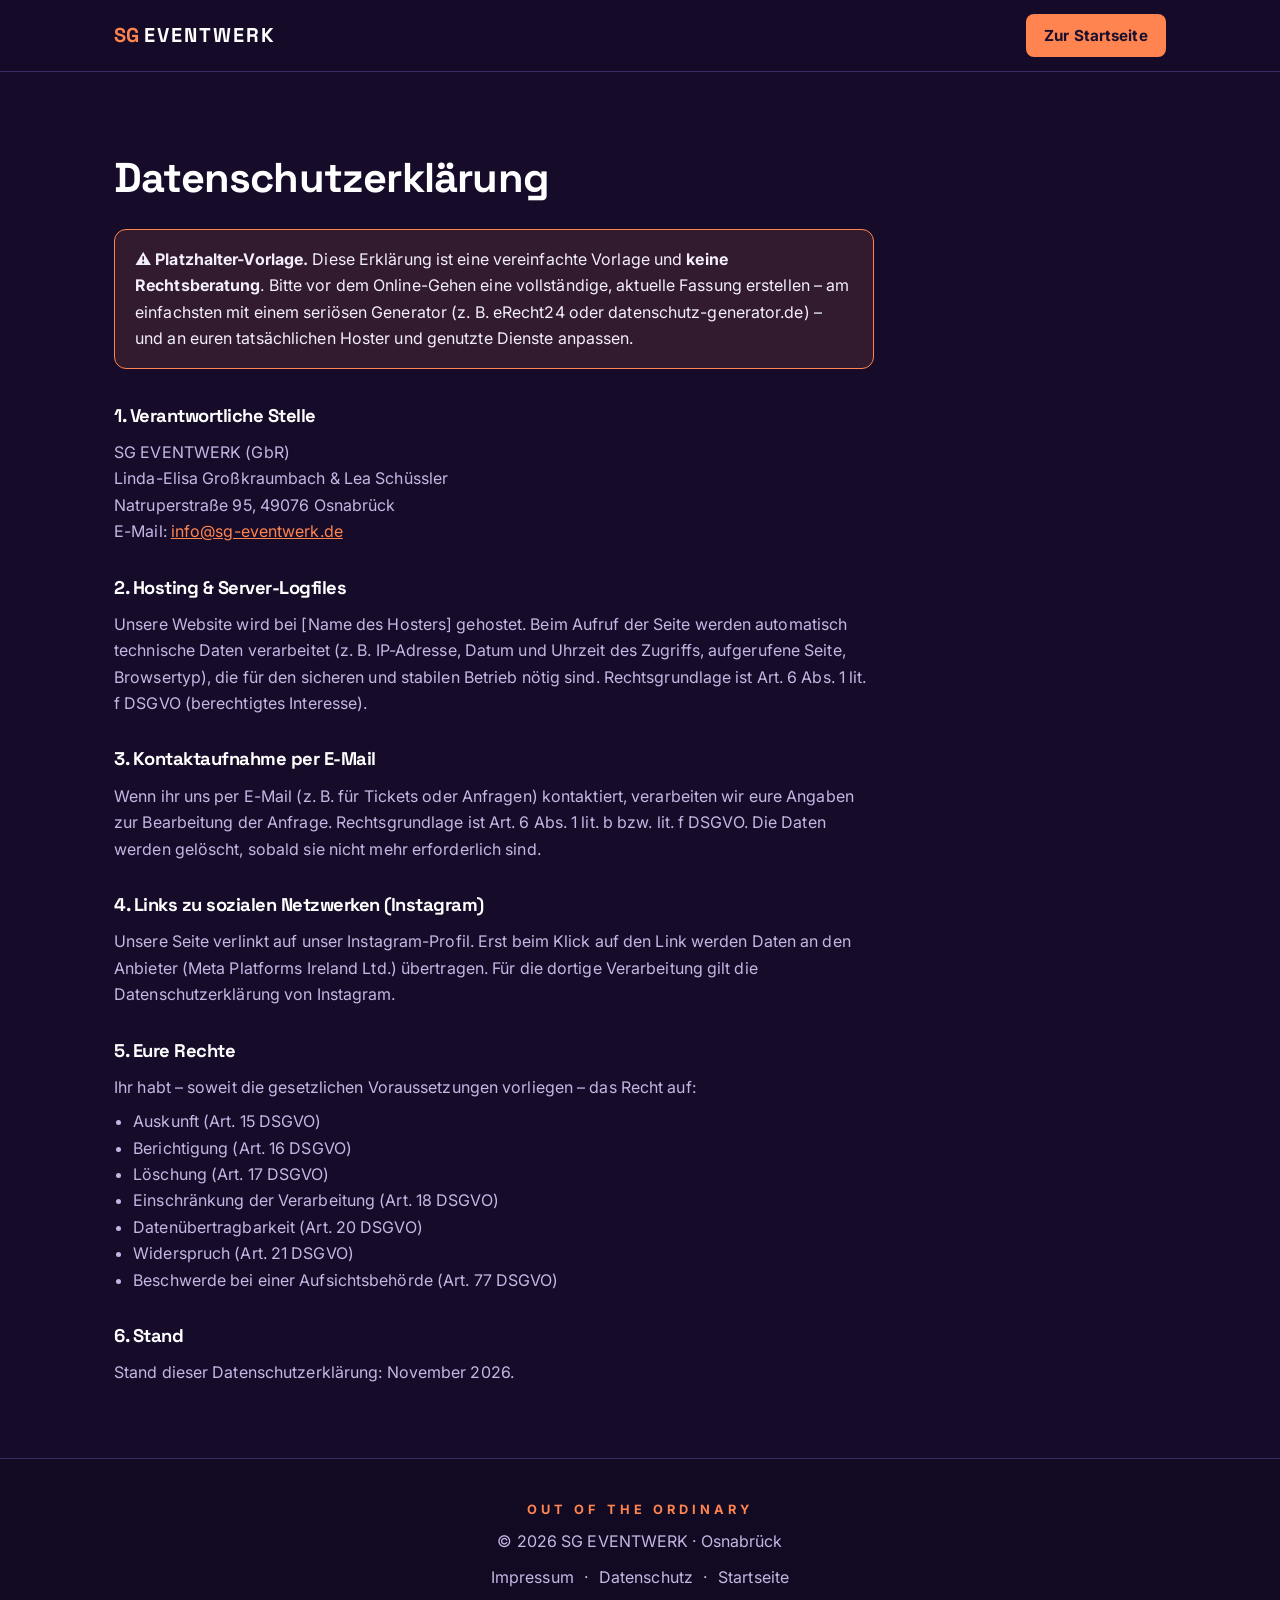
<file: datenschutz.html>
<!DOCTYPE html>
<html lang="de">
<head>
  <meta charset="UTF-8" />
  <meta name="viewport" content="width=device-width, initial-scale=1.0" />
  <meta name="theme-color" content="#160c29" />
  <link rel="icon" href="data:image/svg+xml,%3Csvg%20xmlns='http://www.w3.org/2000/svg'%20viewBox='0%200%2064%2064'%3E%3Crect%20width='64'%20height='64'%20rx='14'%20fill='%23ff6b31'/%3E%3Ctext%20x='32'%20y='45'%20font-family='sans-serif'%20font-size='34'%20font-weight='800'%20text-anchor='middle'%20fill='%23160c29'%3ESG%3C/text%3E%3C/svg%3E" />
  <title>Datenschutzerklärung – SG EVENTWERK</title>
  <meta name="robots" content="noindex" />
  <link rel="preconnect" href="https://fonts.googleapis.com" />
  <link rel="preconnect" href="https://fonts.gstatic.com" crossorigin />
  <link href="https://fonts.googleapis.com/css2?family=Inter:wght@400;500;600;700&family=Space+Grotesk:wght@500;600;700&display=swap" rel="stylesheet" />
  <link rel="stylesheet" href="css/style.css" />
</head>
<body>
  <header class="site-header">
    <div class="container header-inner">
      <a href="index.html" class="logo" aria-label="SG EVENTWERK – zur Startseite">
        <span class="logo-sg">SG</span><span class="logo-ew">EVENTWERK</span>
      </a>
      <a href="index.html" class="button button-sm">Zur Startseite</a>
    </div>
  </header>

  <main>
    <section class="section">
      <div class="container">
        <h2>Datenschutzerklärung</h2>

        <div class="hinweis-box">
          ⚠️ <strong>Platzhalter-Vorlage.</strong> Diese Erklärung ist eine vereinfachte Vorlage und
          <strong>keine Rechtsberatung</strong>. Bitte vor dem Online-Gehen eine vollständige, aktuelle
          Fassung erstellen – am einfachsten mit einem seriösen Generator (z. B. eRecht24 oder
          datenschutz-generator.de) – und an euren tatsächlichen Hoster und genutzte Dienste anpassen.
        </div>

        <div class="rechtstext">
          <h3>1. Verantwortliche Stelle</h3>
          <p>
            SG EVENTWERK (GbR)<br />
            Linda-Elisa Großkraumbach &amp; Lea Schüssler<br />
            Natruperstraße 95, 49076 Osnabrück<br />
            E-Mail: <a href="mailto:info@sg-eventwerk.de">info@sg-eventwerk.de</a>
          </p>

          <h3>2. Hosting &amp; Server-Logfiles</h3>
          <p>
            Unsere Website wird bei [Name des Hosters] gehostet. Beim Aufruf der Seite werden
            automatisch technische Daten verarbeitet (z. B. IP-Adresse, Datum und Uhrzeit des
            Zugriffs, aufgerufene Seite, Browsertyp), die für den sicheren und stabilen Betrieb
            nötig sind. Rechtsgrundlage ist Art. 6 Abs. 1 lit. f DSGVO (berechtigtes Interesse).
          </p>

          <h3>3. Kontaktaufnahme per E-Mail</h3>
          <p>
            Wenn ihr uns per E-Mail (z. B. für Tickets oder Anfragen) kontaktiert, verarbeiten wir
            eure Angaben zur Bearbeitung der Anfrage. Rechtsgrundlage ist Art. 6 Abs. 1 lit. b bzw.
            lit. f DSGVO. Die Daten werden gelöscht, sobald sie nicht mehr erforderlich sind.
          </p>

          <h3>4. Links zu sozialen Netzwerken (Instagram)</h3>
          <p>
            Unsere Seite verlinkt auf unser Instagram-Profil. Erst beim Klick auf den Link werden
            Daten an den Anbieter (Meta Platforms Ireland Ltd.) übertragen. Für die dortige
            Verarbeitung gilt die Datenschutzerklärung von Instagram.
          </p>

          <h3>5. Eure Rechte</h3>
          <p>Ihr habt – soweit die gesetzlichen Voraussetzungen vorliegen – das Recht auf:</p>
          <ul>
            <li>Auskunft (Art. 15 DSGVO)</li>
            <li>Berichtigung (Art. 16 DSGVO)</li>
            <li>Löschung (Art. 17 DSGVO)</li>
            <li>Einschränkung der Verarbeitung (Art. 18 DSGVO)</li>
            <li>Datenübertragbarkeit (Art. 20 DSGVO)</li>
            <li>Widerspruch (Art. 21 DSGVO)</li>
            <li>Beschwerde bei einer Aufsichtsbehörde (Art. 77 DSGVO)</li>
          </ul>

          <h3>6. Stand</h3>
          <p>Stand dieser Datenschutzerklärung: November 2026.</p>
        </div>
      </div>
    </section>
  </main>

  <footer class="site-footer">
    <div class="container">
      <p class="footer-slogan">out of the ordinary</p>
      <p>&copy; <span id="jahr">2026</span> SG EVENTWERK · Osnabrück</p>
      <p class="footer-links">
        <a href="impressum.html">Impressum</a> ·
        <a href="datenschutz.html">Datenschutz</a> ·
        <a href="index.html">Startseite</a>
      </p>
    </div>
  </footer>
  <script>document.getElementById('jahr').textContent = new Date().getFullYear();</script>
</body>
</html>
</file>
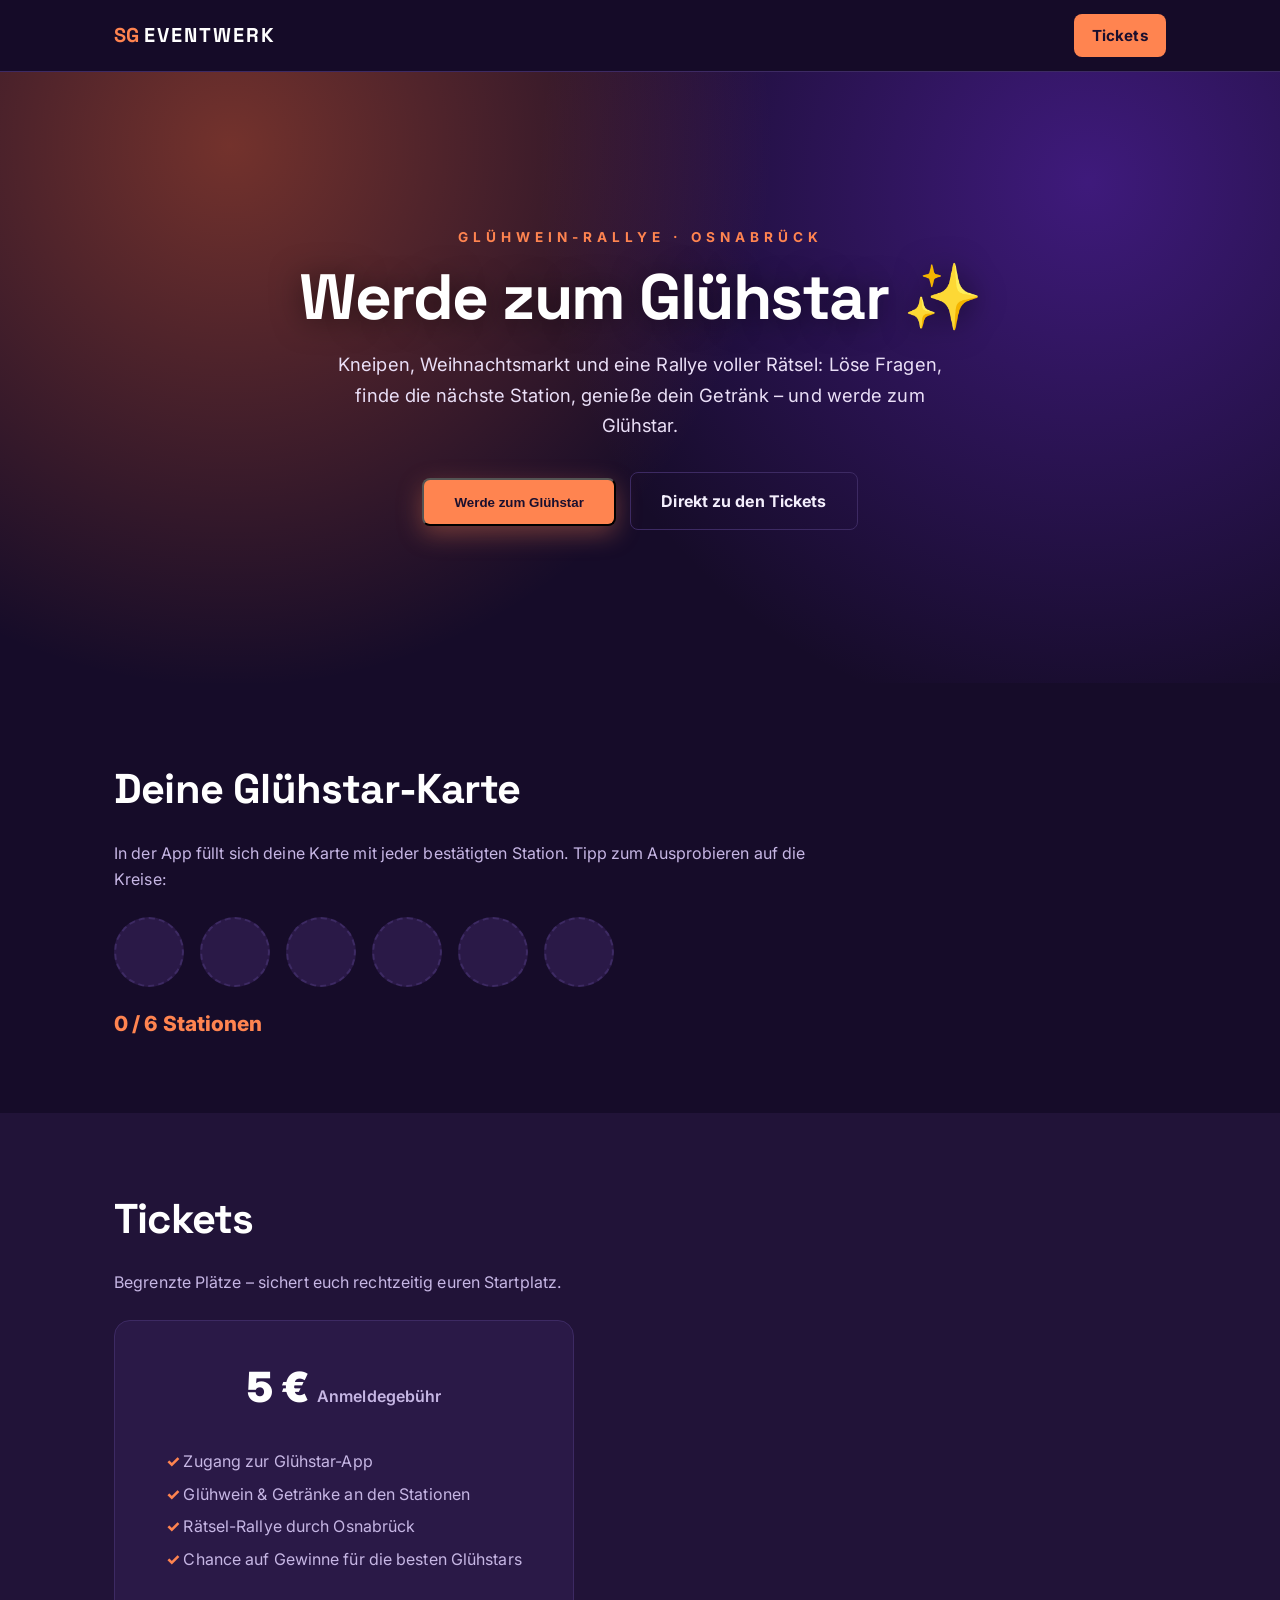
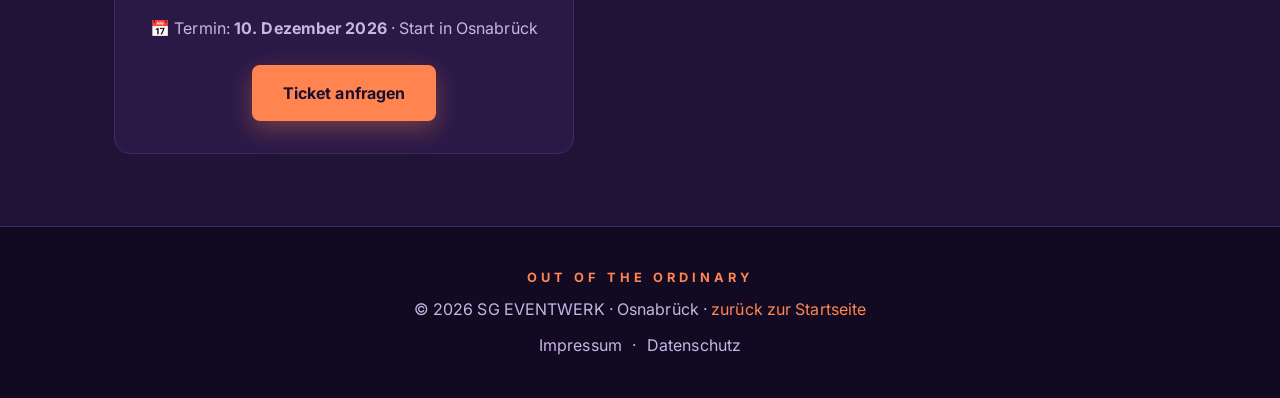
<file: gluehmeister.html>
<!DOCTYPE html>
<html lang="de">
<head>
  <meta charset="UTF-8" />
  <meta name="viewport" content="width=device-width, initial-scale=1.0" />
  <meta name="theme-color" content="#160c29" />
  <link rel="icon" href="data:image/svg+xml,%3Csvg%20xmlns='http://www.w3.org/2000/svg'%20viewBox='0%200%2064%2064'%3E%3Crect%20width='64'%20height='64'%20rx='14'%20fill='%23ff6b31'/%3E%3Ctext%20x='32'%20y='45'%20font-family='sans-serif'%20font-size='34'%20font-weight='800'%20text-anchor='middle'%20fill='%23160c29'%3ESG%3C/text%3E%3C/svg%3E" />

  <title>Werde zum Glühstar – SG EVENTWERK</title>
  <meta name="description" content="Werde zum Glühstar – die Glühwein-Rallye von SG EVENTWERK durch Osnabrücks Kneipen und den Weihnachtsmarkt. Fragen lösen, Stationen finden, QR scannen, Gewinne sichern. Tickets jetzt sichern." />

  <link rel="preconnect" href="https://fonts.googleapis.com" />
  <link rel="preconnect" href="https://fonts.gstatic.com" crossorigin />
  <link href="https://fonts.googleapis.com/css2?family=Inter:wght@400;500;600;700&family=Space+Grotesk:wght@500;600;700&display=swap" rel="stylesheet" />
  <link rel="stylesheet" href="css/style.css" />
</head>

<body>

  <header class="site-header">
    <div class="container header-inner">
      <a href="index.html" class="logo" aria-label="SG EVENTWERK – zur Startseite">
        <span class="logo-sg">SG</span><span class="logo-ew">EVENTWERK</span>
      </a>
      <a href="#tickets" class="button button-sm">Tickets</a>
    </div>
  </header>

  <main>

    <!-- Hero -->
    <section class="hero event-hero">
      <div class="container hero-inner">
        <p class="hero-kicker">Glühwein-Rallye · Osnabrück</p>
        <h1>Werde zum Glühstar ✨</h1>
        <p class="hero-text">
          Kneipen, Weihnachtsmarkt und eine Rallye voller Rätsel: Löse Fragen,
          finde die nächste Station, genieße dein Getränk – und werde zum Glühstar.
        </p>
        <button class="button" id="konzeptBtn" aria-expanded="false" aria-controls="konzept">Werde zum Glühstar</button>
        <a href="#tickets" class="button button-sek">Direkt zu den Tickets</a>
      </div>
    </section>

    <!-- Aufklappbare Beschreibung (öffnet per Button oben) -->
    <section id="konzept" class="section section-alt konzept-panel" aria-hidden="true">
      <div class="container">
        <h2>Wie läuft Glühstar ab?</h2>
        <p class="konzept-intro">
          Glühstar ist eine Glühwein-Rallye durch Osnabrücks Kneipen und über den
          Weihnachtsmarkt. Statt eines festen Plans führt euch ein Rätsel zum nächsten
          Stopp – gesteuert über unsere <strong>eigens entwickelte App</strong>.
        </p>
        <div class="cards">
          <article class="card"><h3><span class="schritt-nr">1 ·</span> App starten</h3>
            <p>Die Rallye läuft über unsere eigens entwickelte Glühstar-App – sie führt euch durch den ganzen Abend.</p></article>
          <article class="card"><h3><span class="schritt-nr">2 ·</span> Fragen lösen</h3>
            <p>Jede Frage verrät, wo die nächste Station wartet. Köpfchen schlägt Zufall.</p></article>
          <article class="card"><h3><span class="schritt-nr">3 ·</span> Station &amp; Getränk</h3>
            <p>An jeder Station gibt's das passende Getränk – Glühwein &amp; Co.</p></article>
          <article class="card"><h3><span class="schritt-nr">4 ·</span> QR-Code scannen</h3>
            <p>Die App bestätigt eure Station per QR-Code und sichert eure Punkte.</p></article>
          <article class="card"><h3><span class="schritt-nr">5 ·</span> Gewinne abstauben</h3>
            <p>Die besten Glühstars räumen am Ende Preise ab.</p></article>
        </div>
        <span class="app-hinweis">📱 Eigens entwickelte Glühstar-App inklusive</span>
      </div>
    </section>

    <!-- Interaktive Karte -->
    <section class="section">
      <div class="container">
        <h2>Deine Glühstar-Karte</h2>
        <p class="intro">In der App füllt sich deine Karte mit jeder bestätigten Station. Tipp zum Ausprobieren auf die Kreise:</p>
        <div class="stempelkarte" id="karte" aria-label="Stationskarte zum Ausprobieren"></div>
        <p class="score" id="score">0 / 6 Stationen</p>
      </div>
    </section>

    <!-- Tickets -->
    <section id="tickets" class="section section-alt">
      <div class="container">
        <h2>Tickets</h2>
        <p class="intro">Begrenzte Plätze – sichert euch rechtzeitig euren Startplatz.</p>
        <div class="ticket-box">
          <div class="ticket-preis">5&nbsp;€ <small>Anmeldegebühr</small></div>
          <ul class="ticket-liste">
            <li>Zugang zur Glühstar-App</li>
            <li>Glühwein &amp; Getränke an den Stationen</li>
            <li>Rätsel-Rallye durch Osnabrück</li>
            <li>Chance auf Gewinne für die besten Glühstars</li>
          </ul>
          <p class="ticket-termin">📅 Termin: <strong>10. Dezember 2026</strong> · Start in Osnabrück</p>
          <p style="margin-top:1.5rem">
            <a class="button" href="mailto:elisa@sg-eventwerk.de?subject=Ticket%20Werde%20zum%20Gl%C3%BChstar&body=Hallo%20SG%20EVENTWERK%2C%20ich%20m%C3%B6chte%20gern%20Tickets%20f%C3%BCr%20%22Werde%20zum%20Gl%C3%BChstar%22.%20Anzahl%3A%20">Ticket anfragen</a>
          </p>
        </div>
      </div>
    </section>

  </main>

  <footer class="site-footer">
    <div class="container">
      <p class="footer-slogan">out of the ordinary</p>
      <p>&copy; <span id="jahr">2026</span> SG EVENTWERK · Osnabrück ·
        <a href="index.html" style="color:var(--akzent);text-decoration:none">zurück zur Startseite</a></p>
      <p class="footer-links">
        <a href="impressum.html">Impressum</a> ·
        <a href="datenschutz.html">Datenschutz</a>
      </p>
    </div>
  </footer>

  <script>
    document.getElementById('jahr').textContent = new Date().getFullYear();

    // Beschreibung auf-/zuklappen
    var btn = document.getElementById('konzeptBtn');
    var panel = document.getElementById('konzept');
    btn.addEventListener('click', function () {
      var open = panel.classList.toggle('offen');
      btn.setAttribute('aria-expanded', open);
      panel.setAttribute('aria-hidden', !open);
      btn.textContent = open ? 'Beschreibung ausblenden' : 'Werde zum Glühstar';
      if (open) { setTimeout(function () { panel.scrollIntoView({ behavior: 'smooth', block: 'start' }); }, 120); }
    });

    // Interaktive Stationskarte
    var karte = document.getElementById('karte');
    var scoreEl = document.getElementById('score');
    var ZIEL = 6;
    for (var i = 0; i < ZIEL; i++) {
      var s = document.createElement('div');
      s.className = 'stempel';
      s.setAttribute('role', 'button');
      s.setAttribute('tabindex', '0');
      s.addEventListener('click', toggle);
      s.addEventListener('keydown', function (e) { if (e.key === 'Enter' || e.key === ' ') { e.preventDefault(); toggle.call(this); } });
      karte.appendChild(s);
    }
    function toggle() {
      this.classList.toggle('voll');
      this.textContent = this.classList.contains('voll') ? '🍷' : '';
      update();
    }
    function update() {
      var n = karte.querySelectorAll('.stempel.voll').length;
      if (n >= ZIEL) {
        scoreEl.textContent = '🏆 Glühstar! ' + n + ' / ' + ZIEL;
        scoreEl.classList.add('gewonnen');
      } else {
        scoreEl.textContent = n + ' / ' + ZIEL + ' Stationen';
        scoreEl.classList.remove('gewonnen');
      }
    }
    update();
  </script>
</body>
</html>
</file>
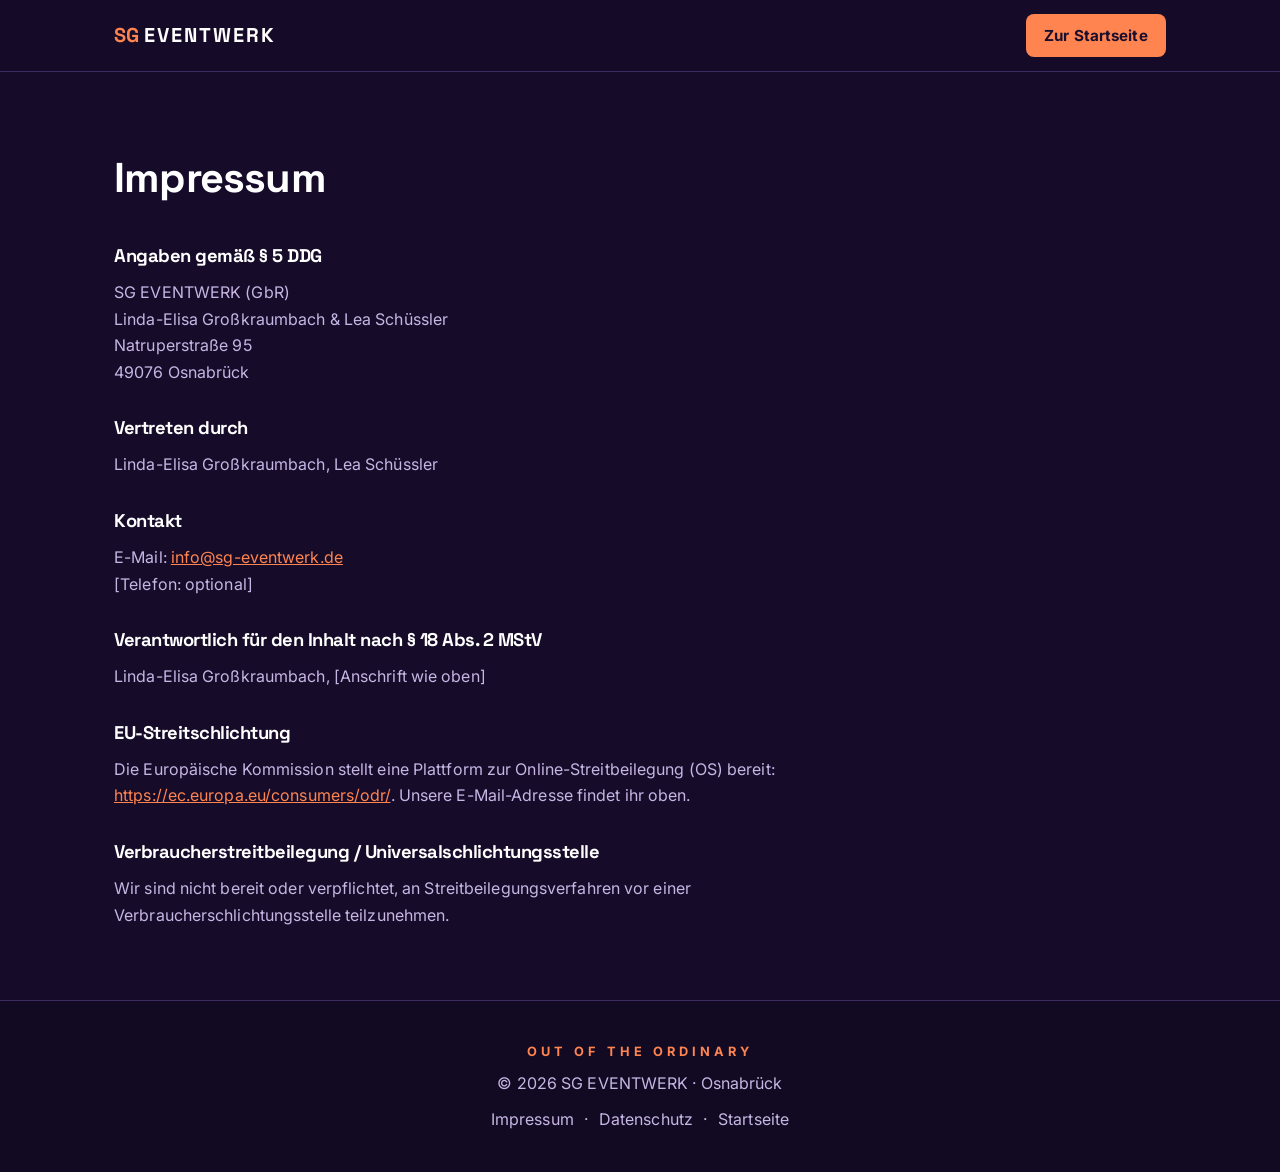
<file: impressum.html>
<!DOCTYPE html>
<html lang="de">
<head>
  <meta charset="UTF-8" />
  <meta name="viewport" content="width=device-width, initial-scale=1.0" />
  <meta name="theme-color" content="#160c29" />
  <link rel="icon" href="data:image/svg+xml,%3Csvg%20xmlns='http://www.w3.org/2000/svg'%20viewBox='0%200%2064%2064'%3E%3Crect%20width='64'%20height='64'%20rx='14'%20fill='%23ff6b31'/%3E%3Ctext%20x='32'%20y='45'%20font-family='sans-serif'%20font-size='34'%20font-weight='800'%20text-anchor='middle'%20fill='%23160c29'%3ESG%3C/text%3E%3C/svg%3E" />
  <title>Impressum – SG EVENTWERK</title>
  <meta name="robots" content="noindex" />
  <link rel="preconnect" href="https://fonts.googleapis.com" />
  <link rel="preconnect" href="https://fonts.gstatic.com" crossorigin />
  <link href="https://fonts.googleapis.com/css2?family=Inter:wght@400;500;600;700&family=Space+Grotesk:wght@500;600;700&display=swap" rel="stylesheet" />
  <link rel="stylesheet" href="css/style.css" />
</head>
<body>
  <header class="site-header">
    <div class="container header-inner">
      <a href="index.html" class="logo" aria-label="SG EVENTWERK – zur Startseite">
        <span class="logo-sg">SG</span><span class="logo-ew">EVENTWERK</span>
      </a>
      <a href="index.html" class="button button-sm">Zur Startseite</a>
    </div>
  </header>

  <main>
    <section class="section">
      <div class="container">
        <h2>Impressum</h2>

        <div class="rechtstext">
          <h3>Angaben gemäß § 5 DDG</h3>
          <p>
            SG EVENTWERK (GbR)<br />
            Linda-Elisa Großkraumbach &amp; Lea Schüssler<br />
            Natruperstraße 95<br />
            49076 Osnabrück
          </p>

          <h3>Vertreten durch</h3>
          <p>Linda-Elisa Großkraumbach, Lea Schüssler</p>

          <h3>Kontakt</h3>
          <p>
            E-Mail: <a href="mailto:info@sg-eventwerk.de">info@sg-eventwerk.de</a><br />
            [Telefon: optional]
          </p>

          <h3>Verantwortlich für den Inhalt nach § 18 Abs. 2 MStV</h3>
          <p>Linda-Elisa Großkraumbach, [Anschrift wie oben]</p>

          <h3>EU-Streitschlichtung</h3>
          <p>
            Die Europäische Kommission stellt eine Plattform zur Online-Streitbeilegung (OS) bereit:
            <a href="https://ec.europa.eu/consumers/odr/" target="_blank" rel="noopener">https://ec.europa.eu/consumers/odr/</a>.
            Unsere E-Mail-Adresse findet ihr oben.
          </p>

          <h3>Verbraucherstreitbeilegung / Universalschlichtungsstelle</h3>
          <p>
            Wir sind nicht bereit oder verpflichtet, an Streitbeilegungsverfahren vor einer
            Verbraucherschlichtungsstelle teilzunehmen.
          </p>
        </div>
      </div>
    </section>
  </main>

  <footer class="site-footer">
    <div class="container">
      <p class="footer-slogan">out of the ordinary</p>
      <p>&copy; <span id="jahr">2026</span> SG EVENTWERK · Osnabrück</p>
      <p class="footer-links">
        <a href="impressum.html">Impressum</a> ·
        <a href="datenschutz.html">Datenschutz</a> ·
        <a href="index.html">Startseite</a>
      </p>
    </div>
  </footer>
  <script>document.getElementById('jahr').textContent = new Date().getFullYear();</script>
</body>
</html>
</file>
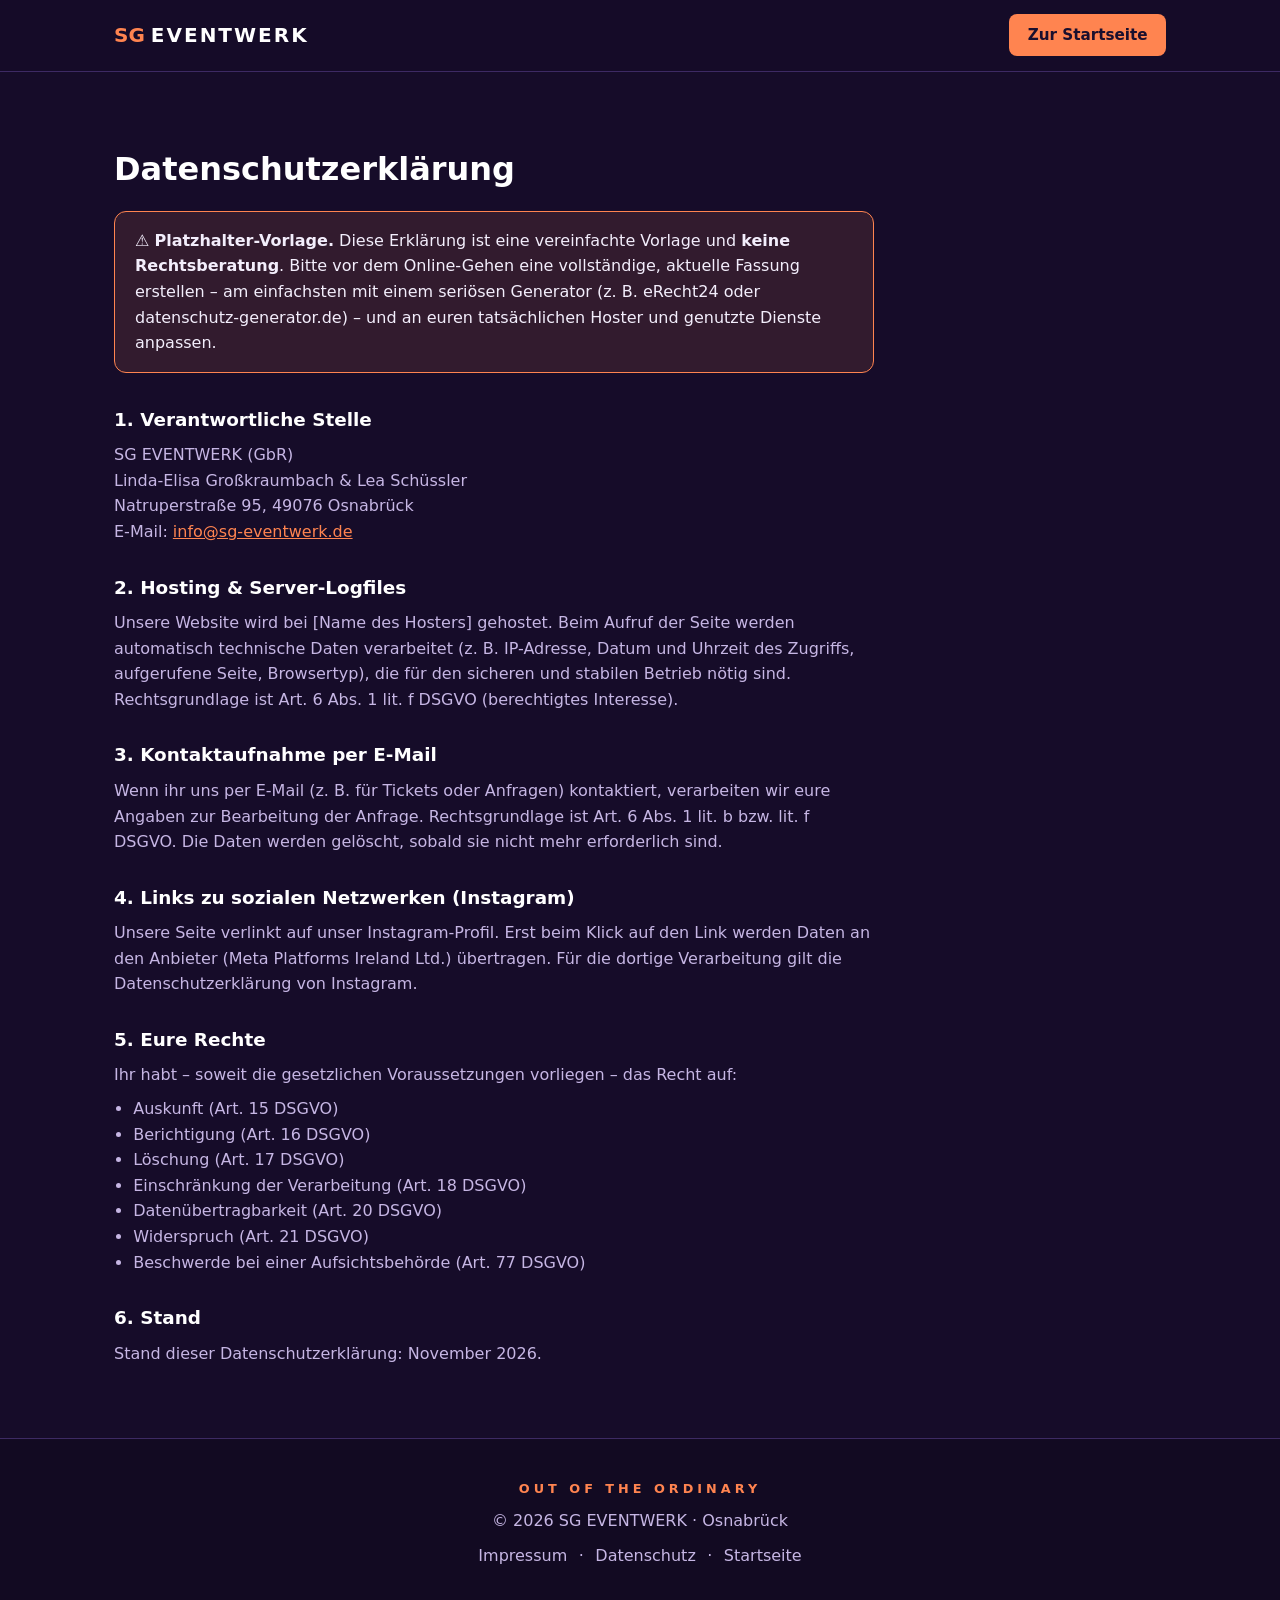
<file: sg-eventwerk 2/datenschutz.html>
<!DOCTYPE html>
<html lang="de">
<head>
  <meta charset="UTF-8" />
  <meta name="viewport" content="width=device-width, initial-scale=1.0" />
  <meta name="theme-color" content="#160c29" />
  <link rel="icon" href="data:image/svg+xml,%3Csvg%20xmlns='http://www.w3.org/2000/svg'%20viewBox='0%200%2064%2064'%3E%3Crect%20width='64'%20height='64'%20rx='14'%20fill='%23ff6b31'/%3E%3Ctext%20x='32'%20y='45'%20font-family='sans-serif'%20font-size='34'%20font-weight='800'%20text-anchor='middle'%20fill='%23160c29'%3ESG%3C/text%3E%3C/svg%3E" />
  <title>Datenschutzerklärung – SG EVENTWERK</title>
  <meta name="robots" content="noindex" />
  <link rel="stylesheet" href="css/style.css" />
</head>
<body>
  <header class="site-header">
    <div class="container header-inner">
      <a href="index.html" class="logo" aria-label="SG EVENTWERK – zur Startseite">
        <span class="logo-sg">SG</span><span class="logo-ew">EVENTWERK</span>
      </a>
      <a href="index.html" class="button button-sm">Zur Startseite</a>
    </div>
  </header>

  <main>
    <section class="section">
      <div class="container">
        <h2>Datenschutzerklärung</h2>

        <div class="hinweis-box">
          ⚠️ <strong>Platzhalter-Vorlage.</strong> Diese Erklärung ist eine vereinfachte Vorlage und
          <strong>keine Rechtsberatung</strong>. Bitte vor dem Online-Gehen eine vollständige, aktuelle
          Fassung erstellen – am einfachsten mit einem seriösen Generator (z. B. eRecht24 oder
          datenschutz-generator.de) – und an euren tatsächlichen Hoster und genutzte Dienste anpassen.
        </div>

        <div class="rechtstext">
          <h3>1. Verantwortliche Stelle</h3>
          <p>
            SG EVENTWERK (GbR)<br />
            Linda-Elisa Großkraumbach &amp; Lea Schüssler<br />
            Natruperstraße 95, 49076 Osnabrück<br />
            E-Mail: <a href="mailto:info@sg-eventwerk.de">info@sg-eventwerk.de</a>
          </p>

          <h3>2. Hosting &amp; Server-Logfiles</h3>
          <p>
            Unsere Website wird bei [Name des Hosters] gehostet. Beim Aufruf der Seite werden
            automatisch technische Daten verarbeitet (z. B. IP-Adresse, Datum und Uhrzeit des
            Zugriffs, aufgerufene Seite, Browsertyp), die für den sicheren und stabilen Betrieb
            nötig sind. Rechtsgrundlage ist Art. 6 Abs. 1 lit. f DSGVO (berechtigtes Interesse).
          </p>

          <h3>3. Kontaktaufnahme per E-Mail</h3>
          <p>
            Wenn ihr uns per E-Mail (z. B. für Tickets oder Anfragen) kontaktiert, verarbeiten wir
            eure Angaben zur Bearbeitung der Anfrage. Rechtsgrundlage ist Art. 6 Abs. 1 lit. b bzw.
            lit. f DSGVO. Die Daten werden gelöscht, sobald sie nicht mehr erforderlich sind.
          </p>

          <h3>4. Links zu sozialen Netzwerken (Instagram)</h3>
          <p>
            Unsere Seite verlinkt auf unser Instagram-Profil. Erst beim Klick auf den Link werden
            Daten an den Anbieter (Meta Platforms Ireland Ltd.) übertragen. Für die dortige
            Verarbeitung gilt die Datenschutzerklärung von Instagram.
          </p>

          <h3>5. Eure Rechte</h3>
          <p>Ihr habt – soweit die gesetzlichen Voraussetzungen vorliegen – das Recht auf:</p>
          <ul>
            <li>Auskunft (Art. 15 DSGVO)</li>
            <li>Berichtigung (Art. 16 DSGVO)</li>
            <li>Löschung (Art. 17 DSGVO)</li>
            <li>Einschränkung der Verarbeitung (Art. 18 DSGVO)</li>
            <li>Datenübertragbarkeit (Art. 20 DSGVO)</li>
            <li>Widerspruch (Art. 21 DSGVO)</li>
            <li>Beschwerde bei einer Aufsichtsbehörde (Art. 77 DSGVO)</li>
          </ul>

          <h3>6. Stand</h3>
          <p>Stand dieser Datenschutzerklärung: November 2026.</p>
        </div>
      </div>
    </section>
  </main>

  <footer class="site-footer">
    <div class="container">
      <p class="footer-slogan">out of the ordinary</p>
      <p>&copy; <span id="jahr">2026</span> SG EVENTWERK · Osnabrück</p>
      <p class="footer-links">
        <a href="impressum.html">Impressum</a> ·
        <a href="datenschutz.html">Datenschutz</a> ·
        <a href="index.html">Startseite</a>
      </p>
    </div>
  </footer>
  <script>document.getElementById('jahr').textContent = new Date().getFullYear();</script>
</body>
</html>
</file>
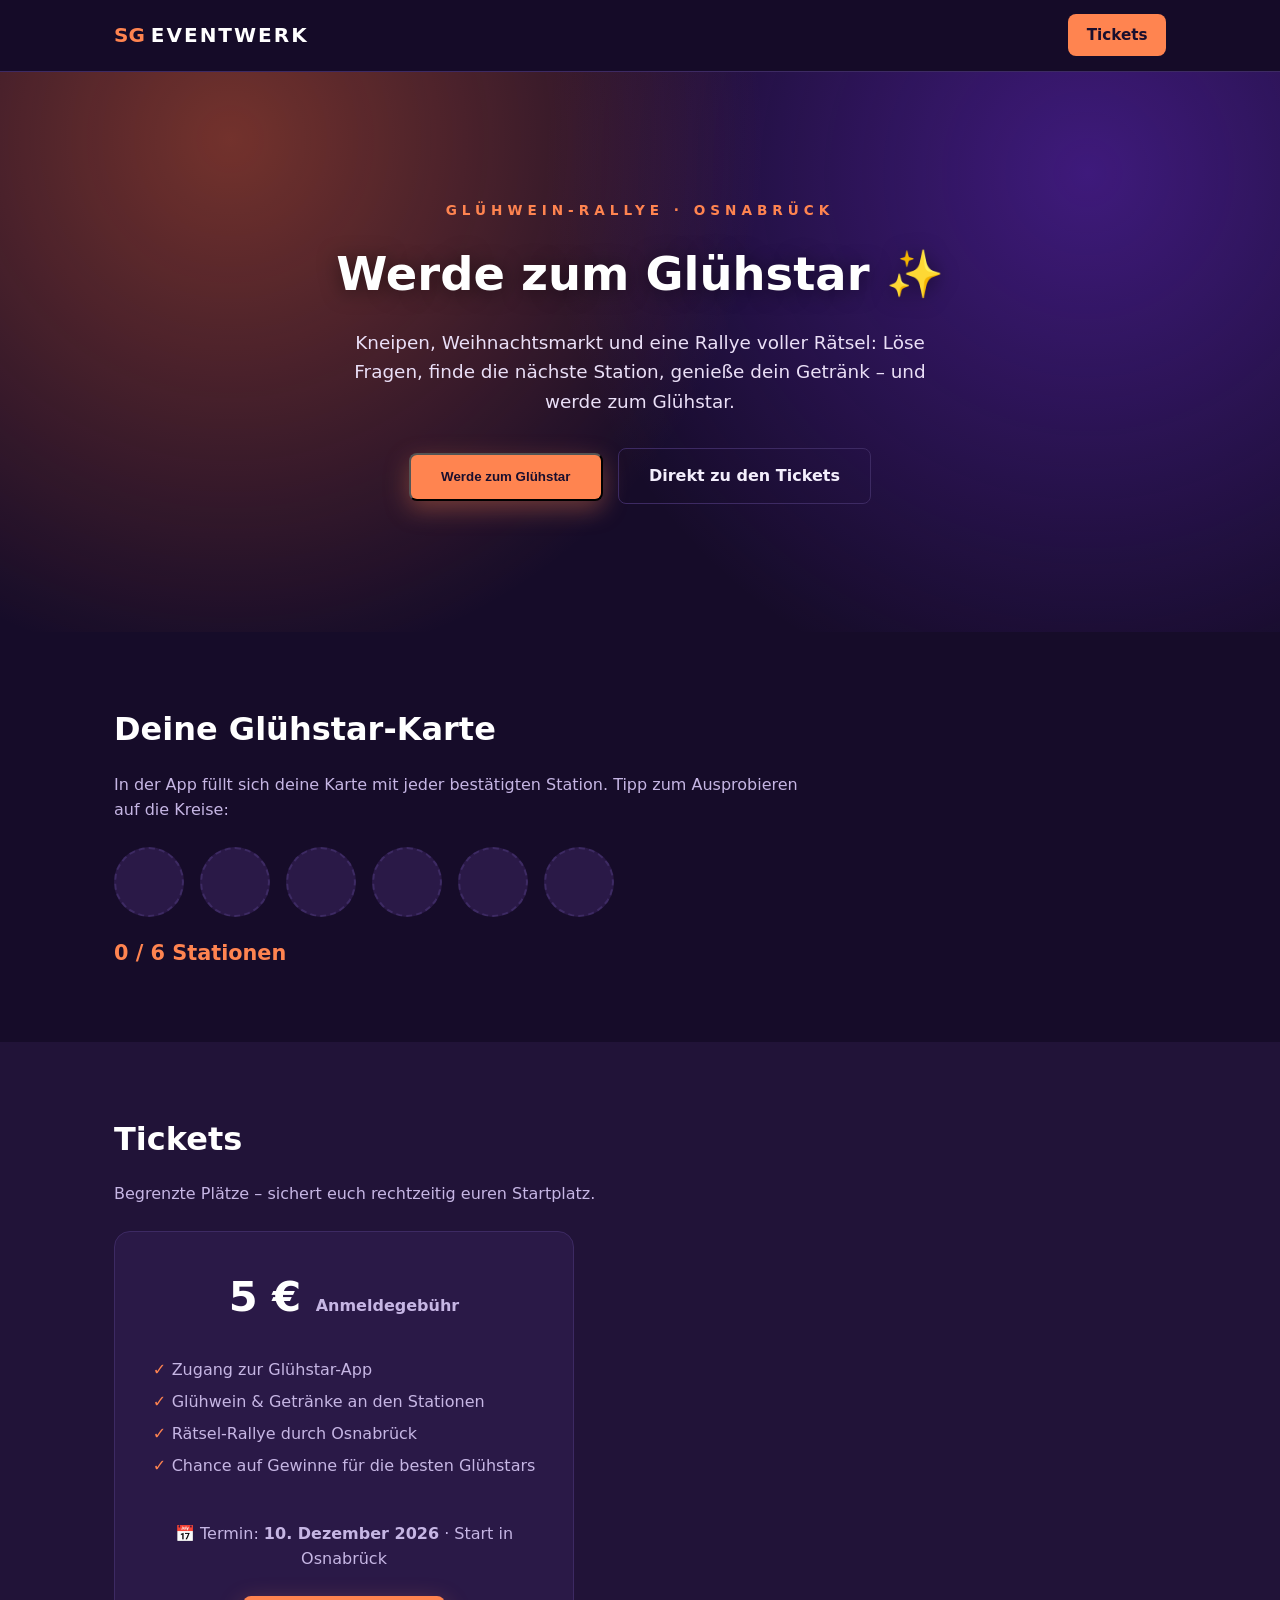
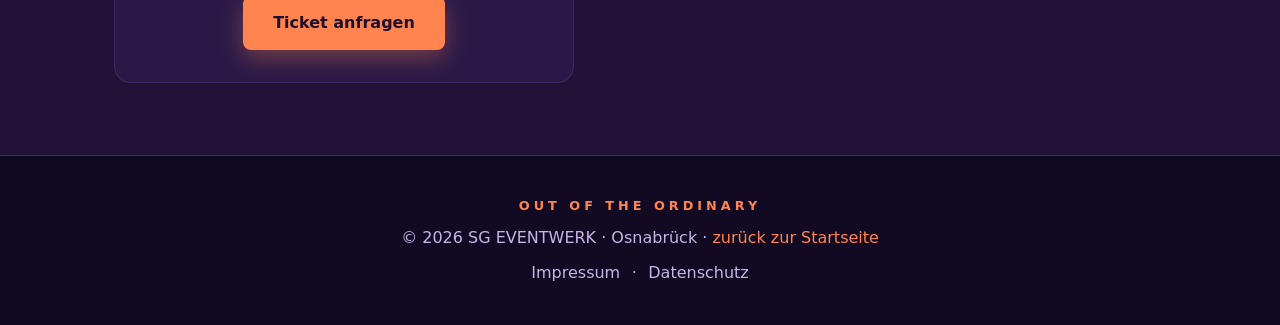
<file: sg-eventwerk 2/gluehmeister.html>
<!DOCTYPE html>
<html lang="de">
<head>
  <meta charset="UTF-8" />
  <meta name="viewport" content="width=device-width, initial-scale=1.0" />
  <meta name="theme-color" content="#160c29" />
  <link rel="icon" href="data:image/svg+xml,%3Csvg%20xmlns='http://www.w3.org/2000/svg'%20viewBox='0%200%2064%2064'%3E%3Crect%20width='64'%20height='64'%20rx='14'%20fill='%23ff6b31'/%3E%3Ctext%20x='32'%20y='45'%20font-family='sans-serif'%20font-size='34'%20font-weight='800'%20text-anchor='middle'%20fill='%23160c29'%3ESG%3C/text%3E%3C/svg%3E" />

  <title>Werde zum Glühstar – SG EVENTWERK</title>
  <meta name="description" content="Werde zum Glühstar – die Glühwein-Rallye von SG EVENTWERK durch Osnabrücks Kneipen und den Weihnachtsmarkt. Fragen lösen, Stationen finden, QR scannen, Gewinne sichern. Tickets jetzt sichern." />

  <link rel="stylesheet" href="css/style.css" />
</head>

<body>

  <header class="site-header">
    <div class="container header-inner">
      <a href="index.html" class="logo" aria-label="SG EVENTWERK – zur Startseite">
        <span class="logo-sg">SG</span><span class="logo-ew">EVENTWERK</span>
      </a>
      <a href="#tickets" class="button button-sm">Tickets</a>
    </div>
  </header>

  <main>

    <!-- Hero -->
    <section class="hero event-hero">
      <div class="container hero-inner">
        <p class="hero-kicker">Glühwein-Rallye · Osnabrück</p>
        <h1>Werde zum Glühstar ✨</h1>
        <p class="hero-text">
          Kneipen, Weihnachtsmarkt und eine Rallye voller Rätsel: Löse Fragen,
          finde die nächste Station, genieße dein Getränk – und werde zum Glühstar.
        </p>
        <button class="button" id="konzeptBtn" aria-expanded="false" aria-controls="konzept">Werde zum Glühstar</button>
        <a href="#tickets" class="button button-sek">Direkt zu den Tickets</a>
      </div>
    </section>

    <!-- Aufklappbare Beschreibung (öffnet per Button oben) -->
    <section id="konzept" class="section section-alt konzept-panel" aria-hidden="true">
      <div class="container">
        <h2>Wie läuft Glühstar ab?</h2>
        <p class="konzept-intro">
          Glühstar ist eine Glühwein-Rallye durch Osnabrücks Kneipen und über den
          Weihnachtsmarkt. Statt eines festen Plans führt euch ein Rätsel zum nächsten
          Stopp – gesteuert über unsere <strong>eigens entwickelte App</strong>.
        </p>
        <div class="cards">
          <article class="card"><h3><span class="schritt-nr">1 ·</span> App starten</h3>
            <p>Die Rallye läuft über unsere eigens entwickelte Glühstar-App – sie führt euch durch den ganzen Abend.</p></article>
          <article class="card"><h3><span class="schritt-nr">2 ·</span> Fragen lösen</h3>
            <p>Jede Frage verrät, wo die nächste Station wartet. Köpfchen schlägt Zufall.</p></article>
          <article class="card"><h3><span class="schritt-nr">3 ·</span> Station &amp; Getränk</h3>
            <p>An jeder Station gibt's das passende Getränk – Glühwein &amp; Co.</p></article>
          <article class="card"><h3><span class="schritt-nr">4 ·</span> QR-Code scannen</h3>
            <p>Die App bestätigt eure Station per QR-Code und sichert eure Punkte.</p></article>
          <article class="card"><h3><span class="schritt-nr">5 ·</span> Gewinne abstauben</h3>
            <p>Die besten Glühstars räumen am Ende Preise ab.</p></article>
        </div>
        <span class="app-hinweis">📱 Eigens entwickelte Glühstar-App inklusive</span>
      </div>
    </section>

    <!-- Interaktive Karte -->
    <section class="section">
      <div class="container">
        <h2>Deine Glühstar-Karte</h2>
        <p class="intro">In der App füllt sich deine Karte mit jeder bestätigten Station. Tipp zum Ausprobieren auf die Kreise:</p>
        <div class="stempelkarte" id="karte" aria-label="Stationskarte zum Ausprobieren"></div>
        <p class="score" id="score">0 / 6 Stationen</p>
      </div>
    </section>

    <!-- Tickets -->
    <section id="tickets" class="section section-alt">
      <div class="container">
        <h2>Tickets</h2>
        <p class="intro">Begrenzte Plätze – sichert euch rechtzeitig euren Startplatz.</p>
        <div class="ticket-box">
          <div class="ticket-preis">5&nbsp;€ <small>Anmeldegebühr</small></div>
          <ul class="ticket-liste">
            <li>Zugang zur Glühstar-App</li>
            <li>Glühwein &amp; Getränke an den Stationen</li>
            <li>Rätsel-Rallye durch Osnabrück</li>
            <li>Chance auf Gewinne für die besten Glühstars</li>
          </ul>
          <p class="ticket-termin">📅 Termin: <strong>10. Dezember 2026</strong> · Start in Osnabrück</p>
          <p style="margin-top:1.5rem">
            <a class="button" href="mailto:elisa@sg-eventwerk.de?subject=Ticket%20Werde%20zum%20Gl%C3%BChstar&body=Hallo%20SG%20EVENTWERK%2C%20ich%20m%C3%B6chte%20gern%20Tickets%20f%C3%BCr%20%22Werde%20zum%20Gl%C3%BChstar%22.%20Anzahl%3A%20">Ticket anfragen</a>
          </p>
        </div>
      </div>
    </section>

  </main>

  <footer class="site-footer">
    <div class="container">
      <p class="footer-slogan">out of the ordinary</p>
      <p>&copy; <span id="jahr">2026</span> SG EVENTWERK · Osnabrück ·
        <a href="index.html" style="color:var(--akzent);text-decoration:none">zurück zur Startseite</a></p>
      <p class="footer-links">
        <a href="impressum.html">Impressum</a> ·
        <a href="datenschutz.html">Datenschutz</a>
      </p>
    </div>
  </footer>

  <script>
    document.getElementById('jahr').textContent = new Date().getFullYear();

    // Beschreibung auf-/zuklappen
    var btn = document.getElementById('konzeptBtn');
    var panel = document.getElementById('konzept');
    btn.addEventListener('click', function () {
      var open = panel.classList.toggle('offen');
      btn.setAttribute('aria-expanded', open);
      panel.setAttribute('aria-hidden', !open);
      btn.textContent = open ? 'Beschreibung ausblenden' : 'Werde zum Glühstar';
      if (open) { setTimeout(function () { panel.scrollIntoView({ behavior: 'smooth', block: 'start' }); }, 120); }
    });

    // Interaktive Stationskarte
    var karte = document.getElementById('karte');
    var scoreEl = document.getElementById('score');
    var ZIEL = 6;
    for (var i = 0; i < ZIEL; i++) {
      var s = document.createElement('div');
      s.className = 'stempel';
      s.setAttribute('role', 'button');
      s.setAttribute('tabindex', '0');
      s.addEventListener('click', toggle);
      s.addEventListener('keydown', function (e) { if (e.key === 'Enter' || e.key === ' ') { e.preventDefault(); toggle.call(this); } });
      karte.appendChild(s);
    }
    function toggle() {
      this.classList.toggle('voll');
      this.textContent = this.classList.contains('voll') ? '🍷' : '';
      update();
    }
    function update() {
      var n = karte.querySelectorAll('.stempel.voll').length;
      if (n >= ZIEL) {
        scoreEl.textContent = '🏆 Glühstar! ' + n + ' / ' + ZIEL;
        scoreEl.classList.add('gewonnen');
      } else {
        scoreEl.textContent = n + ' / ' + ZIEL + ' Stationen';
        scoreEl.classList.remove('gewonnen');
      }
    }
    update();
  </script>
</body>
</html>
</file>
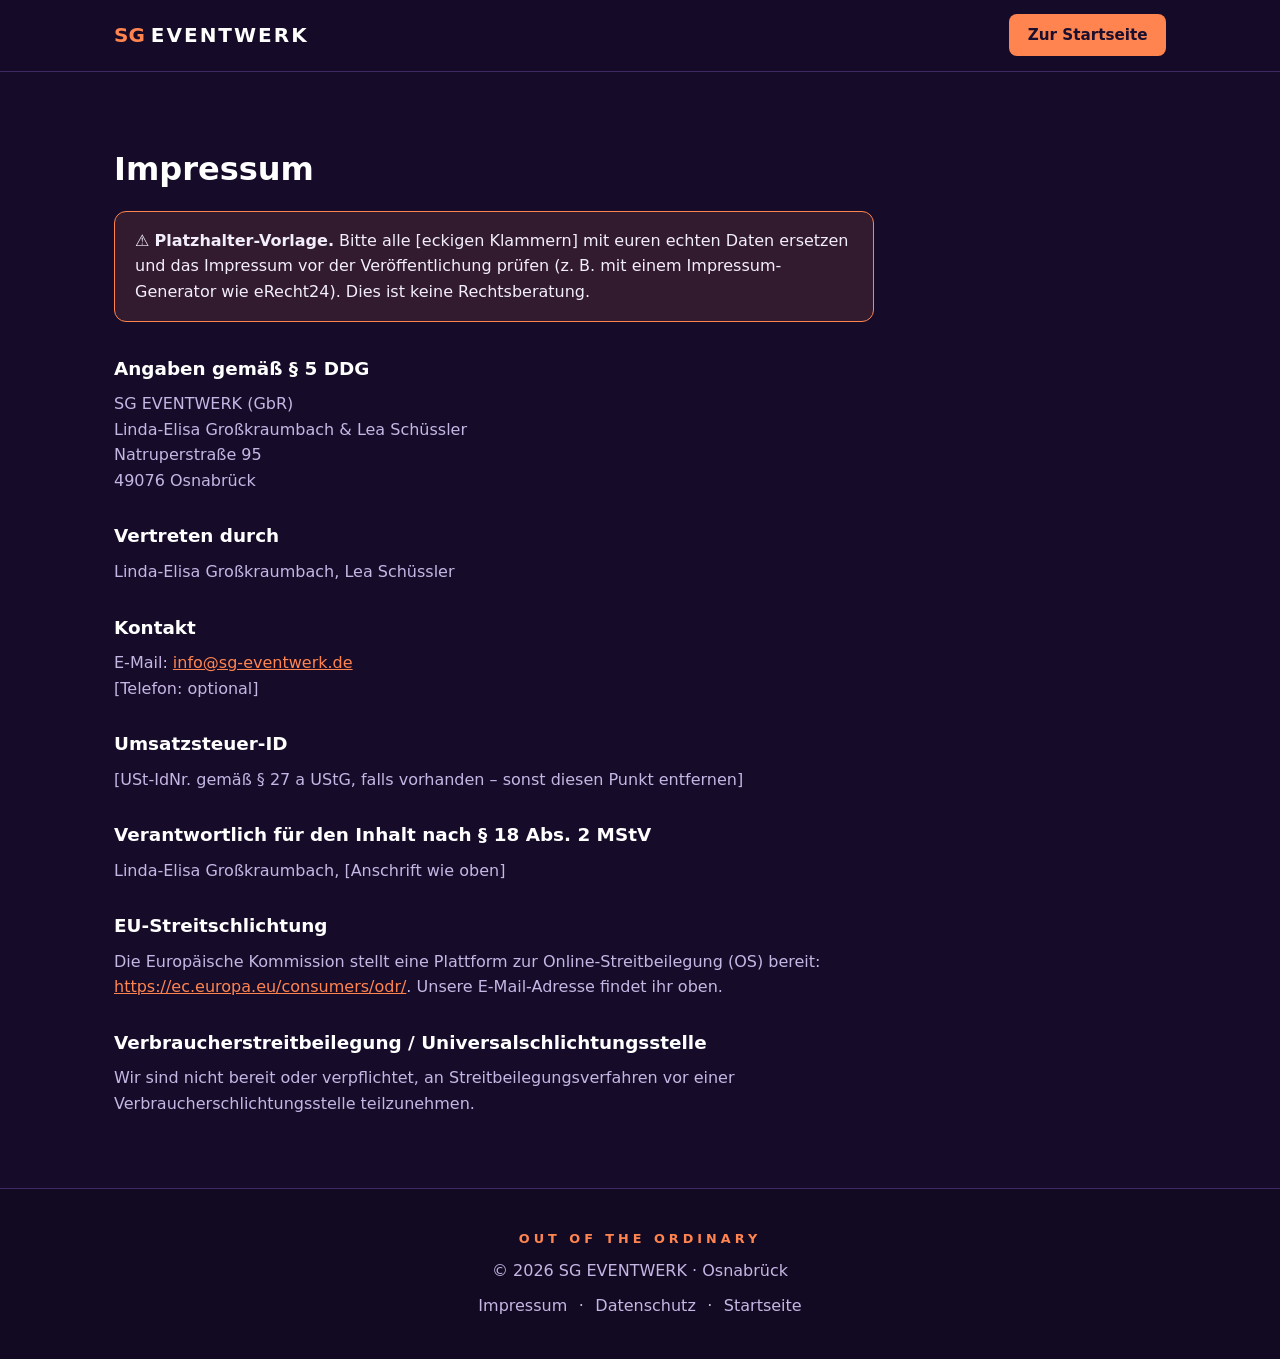
<file: sg-eventwerk 2/impressum.html>
<!DOCTYPE html>
<html lang="de">
<head>
  <meta charset="UTF-8" />
  <meta name="viewport" content="width=device-width, initial-scale=1.0" />
  <meta name="theme-color" content="#160c29" />
  <link rel="icon" href="data:image/svg+xml,%3Csvg%20xmlns='http://www.w3.org/2000/svg'%20viewBox='0%200%2064%2064'%3E%3Crect%20width='64'%20height='64'%20rx='14'%20fill='%23ff6b31'/%3E%3Ctext%20x='32'%20y='45'%20font-family='sans-serif'%20font-size='34'%20font-weight='800'%20text-anchor='middle'%20fill='%23160c29'%3ESG%3C/text%3E%3C/svg%3E" />
  <title>Impressum – SG EVENTWERK</title>
  <meta name="robots" content="noindex" />
  <link rel="stylesheet" href="css/style.css" />
</head>
<body>
  <header class="site-header">
    <div class="container header-inner">
      <a href="index.html" class="logo" aria-label="SG EVENTWERK – zur Startseite">
        <span class="logo-sg">SG</span><span class="logo-ew">EVENTWERK</span>
      </a>
      <a href="index.html" class="button button-sm">Zur Startseite</a>
    </div>
  </header>

  <main>
    <section class="section">
      <div class="container">
        <h2>Impressum</h2>

        <div class="hinweis-box">
          ⚠️ <strong>Platzhalter-Vorlage.</strong> Bitte alle [eckigen Klammern] mit euren
          echten Daten ersetzen und das Impressum vor der Veröffentlichung prüfen
          (z. B. mit einem Impressum-Generator wie eRecht24). Dies ist keine Rechtsberatung.
        </div>

        <div class="rechtstext">
          <h3>Angaben gemäß § 5 DDG</h3>
          <p>
            SG EVENTWERK (GbR)<br />
            Linda-Elisa Großkraumbach &amp; Lea Schüssler<br />
            Natruperstraße 95<br />
            49076 Osnabrück
          </p>

          <h3>Vertreten durch</h3>
          <p>Linda-Elisa Großkraumbach, Lea Schüssler</p>

          <h3>Kontakt</h3>
          <p>
            E-Mail: <a href="mailto:info@sg-eventwerk.de">info@sg-eventwerk.de</a><br />
            [Telefon: optional]
          </p>

          <h3>Umsatzsteuer-ID</h3>
          <p>[USt-IdNr. gemäß § 27 a UStG, falls vorhanden – sonst diesen Punkt entfernen]</p>

          <h3>Verantwortlich für den Inhalt nach § 18 Abs. 2 MStV</h3>
          <p>Linda-Elisa Großkraumbach, [Anschrift wie oben]</p>

          <h3>EU-Streitschlichtung</h3>
          <p>
            Die Europäische Kommission stellt eine Plattform zur Online-Streitbeilegung (OS) bereit:
            <a href="https://ec.europa.eu/consumers/odr/" target="_blank" rel="noopener">https://ec.europa.eu/consumers/odr/</a>.
            Unsere E-Mail-Adresse findet ihr oben.
          </p>

          <h3>Verbraucherstreitbeilegung / Universalschlichtungsstelle</h3>
          <p>
            Wir sind nicht bereit oder verpflichtet, an Streitbeilegungsverfahren vor einer
            Verbraucherschlichtungsstelle teilzunehmen.
          </p>
        </div>
      </div>
    </section>
  </main>

  <footer class="site-footer">
    <div class="container">
      <p class="footer-slogan">out of the ordinary</p>
      <p>&copy; <span id="jahr">2026</span> SG EVENTWERK · Osnabrück</p>
      <p class="footer-links">
        <a href="impressum.html">Impressum</a> ·
        <a href="datenschutz.html">Datenschutz</a> ·
        <a href="index.html">Startseite</a>
      </p>
    </div>
  </footer>
  <script>document.getElementById('jahr').textContent = new Date().getFullYear();</script>
</body>
</html>
</file>
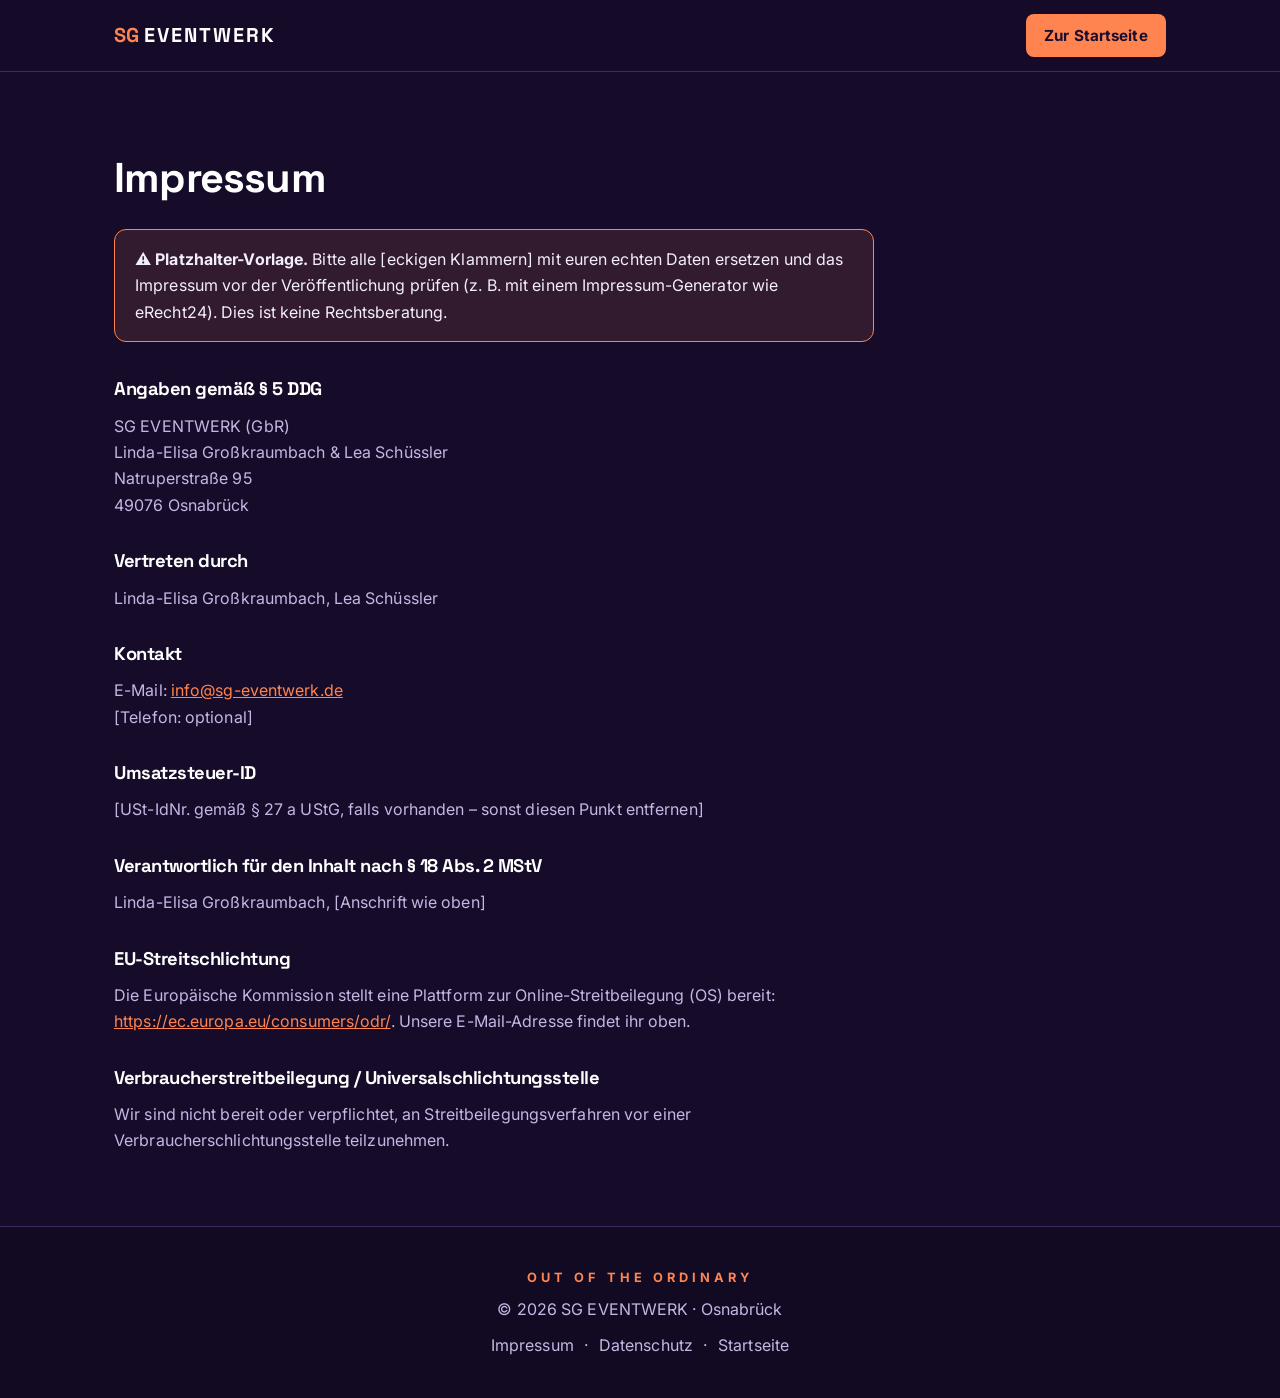
<file: sg-eventwerk/impressum.html>
<!DOCTYPE html>
<html lang="de">
<head>
  <meta charset="UTF-8" />
  <meta name="viewport" content="width=device-width, initial-scale=1.0" />
  <meta name="theme-color" content="#160c29" />
  <link rel="icon" href="data:image/svg+xml,%3Csvg%20xmlns='http://www.w3.org/2000/svg'%20viewBox='0%200%2064%2064'%3E%3Crect%20width='64'%20height='64'%20rx='14'%20fill='%23ff6b31'/%3E%3Ctext%20x='32'%20y='45'%20font-family='sans-serif'%20font-size='34'%20font-weight='800'%20text-anchor='middle'%20fill='%23160c29'%3ESG%3C/text%3E%3C/svg%3E" />
  <title>Impressum – SG EVENTWERK</title>
  <meta name="robots" content="noindex" />
  <link rel="preconnect" href="https://fonts.googleapis.com" />
  <link rel="preconnect" href="https://fonts.gstatic.com" crossorigin />
  <link href="https://fonts.googleapis.com/css2?family=Inter:wght@400;500;600;700&family=Space+Grotesk:wght@500;600;700&display=swap" rel="stylesheet" />
  <link rel="stylesheet" href="css/style.css" />
</head>
<body>
  <header class="site-header">
    <div class="container header-inner">
      <a href="index.html" class="logo" aria-label="SG EVENTWERK – zur Startseite">
        <span class="logo-sg">SG</span><span class="logo-ew">EVENTWERK</span>
      </a>
      <a href="index.html" class="button button-sm">Zur Startseite</a>
    </div>
  </header>

  <main>
    <section class="section">
      <div class="container">
        <h2>Impressum</h2>

        <div class="hinweis-box">
          ⚠️ <strong>Platzhalter-Vorlage.</strong> Bitte alle [eckigen Klammern] mit euren
          echten Daten ersetzen und das Impressum vor der Veröffentlichung prüfen
          (z. B. mit einem Impressum-Generator wie eRecht24). Dies ist keine Rechtsberatung.
        </div>

        <div class="rechtstext">
          <h3>Angaben gemäß § 5 DDG</h3>
          <p>
            SG EVENTWERK (GbR)<br />
            Linda-Elisa Großkraumbach &amp; Lea Schüssler<br />
            Natruperstraße 95<br />
            49076 Osnabrück
          </p>

          <h3>Vertreten durch</h3>
          <p>Linda-Elisa Großkraumbach, Lea Schüssler</p>

          <h3>Kontakt</h3>
          <p>
            E-Mail: <a href="mailto:info@sg-eventwerk.de">info@sg-eventwerk.de</a><br />
            [Telefon: optional]
          </p>

          <h3>Umsatzsteuer-ID</h3>
          <p>[USt-IdNr. gemäß § 27 a UStG, falls vorhanden – sonst diesen Punkt entfernen]</p>

          <h3>Verantwortlich für den Inhalt nach § 18 Abs. 2 MStV</h3>
          <p>Linda-Elisa Großkraumbach, [Anschrift wie oben]</p>

          <h3>EU-Streitschlichtung</h3>
          <p>
            Die Europäische Kommission stellt eine Plattform zur Online-Streitbeilegung (OS) bereit:
            <a href="https://ec.europa.eu/consumers/odr/" target="_blank" rel="noopener">https://ec.europa.eu/consumers/odr/</a>.
            Unsere E-Mail-Adresse findet ihr oben.
          </p>

          <h3>Verbraucherstreitbeilegung / Universalschlichtungsstelle</h3>
          <p>
            Wir sind nicht bereit oder verpflichtet, an Streitbeilegungsverfahren vor einer
            Verbraucherschlichtungsstelle teilzunehmen.
          </p>
        </div>
      </div>
    </section>
  </main>

  <footer class="site-footer">
    <div class="container">
      <p class="footer-slogan">out of the ordinary</p>
      <p>&copy; <span id="jahr">2026</span> SG EVENTWERK · Osnabrück</p>
      <p class="footer-links">
        <a href="impressum.html">Impressum</a> ·
        <a href="datenschutz.html">Datenschutz</a> ·
        <a href="index.html">Startseite</a>
      </p>
    </div>
  </footer>
  <script>document.getElementById('jahr').textContent = new Date().getFullYear();</script>
</body>
</html>
</file>
<file: css/style.css>
/*
  style.css – Aussehen von SG EVENTWERK.
  Dunkles Design (Lila) mit Peach/Orange-Akzent und Partybild im Hero.
*/

/* --- 1. Farben zentral --- */
:root {
  --bg:            #160c29;  /* sehr dunkles Lila – Hintergrund */
  --bg-alt:        #211338;  /* etwas heller – abgesetzte Bereiche */
  --flaeche:       #2a1947;  /* Karten/Flächen */
  --rand:          #3d2a63;  /* Rahmen */
  --text:          #f3eefc;  /* heller Haupttext */
  --text-leise:    #c6b6e4;  /* gedämpfter heller Text */
  --akzent:        #ff8450;  /* Peach / Orange */
  --akzent-hover:  #ff6b31;
  --breite-max:    1100px;
  --font-head: "Space Grotesk", system-ui, sans-serif;
  --font-body: "Inter", system-ui, -apple-system, "Segoe UI", Roboto, sans-serif;
}

/* --- 2. Reset & Grundlagen --- */
* { margin: 0; padding: 0; box-sizing: border-box; }

html { scroll-behavior: smooth; } /* sanftes Scrollen zu den Abschnitten */

body {
  font-family: var(--font-body);
  background: var(--bg);
  color: var(--text);
  line-height: 1.65;
  letter-spacing: 0.1px;
  -webkit-font-smoothing: antialiased;
}
h1, h2, h3, .logo-sg, .logo-ew { font-family: var(--font-head); letter-spacing: -0.5px; }

.container {
  max-width: var(--breite-max);
  margin: 0 auto;
  padding: 0 1.5rem;
}

/* --- 3. Kopfbereich / Navigation --- */
.site-header {
  background: rgba(22, 12, 41, 0.80);
  backdrop-filter: blur(8px);
  border-bottom: 1px solid var(--rand);
  position: sticky;
  top: 0;
  z-index: 10;
  transition: padding 0.25s ease, background 0.25s ease;
}
.header-inner {
  display: flex;
  align-items: center;
  justify-content: space-between;
  padding-top: 0.9rem;
  padding-bottom: 0.9rem;
}
.logo { display: inline-flex; align-items: center; text-decoration: none; }
.logo-svg {
  height: 38px;
  width: auto;
  display: block;
}
/* Kopfzeile wird beim Scrollen etwas kompakter/dunkler: */
.site-header.scrolled { background: rgba(18, 10, 34, 0.95); }
.site-header.scrolled .header-inner { padding-top: 0.6rem; padding-bottom: 0.6rem; }

.main-nav a {
  color: var(--text-leise);
  text-decoration: none;
  margin-left: 1.5rem;
  transition: color 0.2s ease;
}
.main-nav a:hover { color: var(--akzent); }
.menu-toggle {
  display: none;
  background: none; border: none;
  color: var(--text); font-size: 1.5rem; cursor: pointer;
}

/* --- 4. Hero mit Partybild --- */
.hero {
  position: relative;
  /* dunkler Verlauf ÜBER dem Foto, damit der Text lesbar bleibt: */
  background:
    linear-gradient(180deg, rgba(22,12,41,0.72) 0%, rgba(22,12,41,0.78) 55%, var(--bg) 100%),
    url("../bilder/party-hero.jpg") center / cover no-repeat;
  color: var(--text);
  padding: clamp(6.5rem, 12vw, 11rem) 0;
  text-align: center;
}
.hero-inner { position: relative; z-index: 1; }
.hero-kicker {
  text-transform: uppercase;
  letter-spacing: 5px;
  font-size: 0.85rem;
  font-weight: 700;
  color: var(--akzent);
  margin-bottom: 1rem;
}
.hero h1 {
  font-size: clamp(2.4rem, 5.5vw, 4rem);
  line-height: 1.05;
  letter-spacing: -1.5px;
  color: #fff;
  margin-bottom: 1.1rem;
  text-shadow: 0 2px 30px rgba(0,0,0,0.55);
}
.hero-text {
  max-width: 620px;
  margin: 0 auto 2rem;
  font-size: 1.15rem;
  color: #eadff7;
}

/* --- 5. Knopf --- */
.button {
  display: inline-block;
  background: var(--akzent);
  color: #1a0f2e;
  padding: 0.9rem 1.9rem;
  border-radius: 8px;
  text-decoration: none;
  font-weight: 700;
  box-shadow: 0 8px 24px rgba(255, 132, 80, 0.35);
  transition: background 0.2s ease, transform 0.2s ease;
}
.button:hover { background: var(--akzent-hover); transform: translateY(-2px); }

/* --- 6. Abschnitte --- */
.section { padding: 4.5rem 0; }
.section-alt { background: var(--bg-alt); }
.section h2 { font-size: clamp(1.8rem, 3.5vw, 2.6rem); color: #fff; margin-bottom: 1rem; letter-spacing: -0.8px; }
.intro { color: var(--text-leise); max-width: 700px; }

/* --- 7. "Wer wir sind": zwei Personen-Kästchen --- */
.personen {
  display: grid;
  grid-template-columns: 1fr 1fr;
  gap: 1.75rem;
  margin-top: 2rem;
}
.person {
  background: var(--flaeche);
  border: 1px solid var(--rand);
  border-radius: 16px;
  padding: 1.5rem;
  text-align: center;
  transition: transform 0.25s ease, border-color 0.25s ease;
}
.person:hover { transform: translateY(-5px); border-color: var(--akzent); }
/* Foto-Rahmen: freigestellte Person auf sanftem Verlauf, unten abgerundet */
.person-rahmen {
  width: 210px;
  aspect-ratio: 5 / 6;
  margin: 0 auto 1rem;
  border-radius: 18px 18px 95px 95px; /* oben leicht, unten stark abgerundet */
  overflow: hidden;
  background: linear-gradient(160deg, #3a2366 0%, #241038 100%);
  border: 1px solid var(--rand);
  display: flex;
  align-items: flex-end;
  justify-content: center;
}
.person-cut2 {
  width: 100%;
  height: 100%;
  object-fit: contain;          /* ganzes Bild sichtbar – nichts wird abgeschnitten */
  object-position: bottom center;
  display: block;
}
.person-name { color: #fff; font-size: 1.25rem; margin-bottom: 0.2rem; }
.person-rolle { color: var(--akzent); font-weight: 600; margin-bottom: 0.6rem; }
.person-text { color: var(--text-leise); margin: 0; }
/* Zusatztext, der beim Drüberfahren (Hover) aufklappt */
.person-mehr {
  color: var(--text-leise);
  max-height: 0;
  opacity: 0;
  overflow: hidden;
  margin-top: 0;
  transition: max-height 0.35s ease, opacity 0.35s ease, margin-top 0.35s ease;
}
.person:hover .person-mehr,
.person:focus-within .person-mehr {
  max-height: 260px;
  opacity: 1;
  margin-top: 0.6rem;
}
/* Auf Touch-Geräten (kein Hover) immer anzeigen: */
@media (hover: none) {
  .person-mehr { max-height: 260px; opacity: 1; margin-top: 0.6rem; }
}

/* --- 8. Leistungs-Karten --- */
.cards {
  display: grid;
  grid-template-columns: repeat(auto-fit, minmax(240px, 1fr));
  gap: 1.5rem;
  margin-top: 2rem;
}
.card {
  position: relative;
  overflow: hidden;
  background: linear-gradient(160deg, #2f1a56 0%, #231340 100%);
  border: 1px solid var(--rand);
  border-radius: 16px;
  padding: 1.85rem;
  transition: transform 0.25s ease, border-color 0.25s ease, box-shadow 0.25s ease;
}
.card::before {
  content: "";
  position: absolute;
  top: -45px;
  right: -45px;
  width: 130px;
  height: 130px;
  border-radius: 50%;
  background: radial-gradient(circle, rgba(255, 132, 80, 0.28), transparent 70%);
  opacity: 0.8;
  transition: opacity 0.25s ease, transform 0.25s ease;
}
.card > * { position: relative; z-index: 1; }
.card:hover {
  transform: translateY(-6px);
  border-color: var(--akzent);
  box-shadow: 0 18px 40px rgba(0, 0, 0, 0.35), 0 0 0 1px rgba(255, 132, 80, 0.25);
}
.card:hover::before { opacity: 1; transform: scale(1.25); }
.card-icon {
  width: 54px;
  height: 54px;
  border-radius: 14px;
  display: flex;
  align-items: center;
  justify-content: center;
  font-size: 1.7rem;
  margin-bottom: 1rem;
  background: radial-gradient(circle at 35% 30%, #ffa770, #ff6b31);
  box-shadow: 0 8px 20px rgba(255, 107, 49, 0.3);
}
.card h3 { margin-bottom: 0.5rem; color: var(--akzent); }
.card p { color: var(--text-leise); }

/* --- Kontakt --- */
.kontakt-liste {
  display: grid;
  grid-template-columns: repeat(auto-fit, minmax(240px, 1fr));
  gap: 1rem;
  margin-top: 1.5rem;
}
.kontakt-item {
  display: flex;
  flex-direction: column;
  gap: 0.25rem;
  padding: 1.1rem 1.25rem;
  background: var(--flaeche);
  border: 1px solid var(--rand);
  border-radius: 12px;
  text-decoration: none;
  transition: transform 0.25s ease, border-color 0.25s ease;
}
.kontakt-item:hover {
  transform: translateY(-4px);
  border-color: var(--akzent);
}
.kontakt-label {
  color: var(--akzent);
  font-weight: 700;
  font-size: 0.9rem;
}
.kontakt-wert {
  color: var(--text);
  font-size: 1.05rem;
  word-break: break-word;
}
.kontakt-ort {
  color: var(--text-leise);
  margin-top: 1.25rem;
}

/* --- Leistungen als Ordner (mit auffliegenden Chips) --- */
.folder { position: relative; padding-top: 24px; }
.folder-front {
  position: relative;
  z-index: 2;
  background: linear-gradient(160deg, #2f1a56 0%, #231340 100%);
  border: 1px solid var(--rand);
  border-radius: 4px 16px 16px 16px;
  padding: 1.5rem 1.5rem 1.7rem;
  box-shadow: 0 12px 30px rgba(0, 0, 0, 0.3);
  transition: transform 0.25s ease, border-color 0.25s ease, box-shadow 0.25s ease;
}
.folder-front::before {
  content: "";
  position: absolute;
  top: -13px;
  left: 0;
  width: 44%;
  height: 15px;
  background: linear-gradient(160deg, #2f1a56, #231340);
  border: 1px solid var(--rand);
  border-bottom: none;
  border-radius: 10px 12px 0 0;
}
.folder-title { color: #fff; font-size: 1.2rem; margin-bottom: 0.45rem; }
.folder-front p { color: var(--text-leise); margin: 0; }
.folder-chips {
  position: absolute;
  top: 6px;
  left: 50%;
  transform: translateX(-50%);
  z-index: 1;
  display: flex;
  gap: 0.45rem;
  pointer-events: none;
}
.chip {
  background: radial-gradient(circle at 35% 30%, #ffa770, #ff6b31);
  color: #2a1030;
  font-weight: 700;
  font-size: 0.72rem;
  padding: 0.3rem 0.65rem;
  border-radius: 999px;
  box-shadow: 0 6px 16px rgba(255, 107, 49, 0.35);
  opacity: 0;
  transform: translateY(20px);
  transition: transform 0.4s cubic-bezier(0.2, 0.8, 0.2, 1), opacity 0.3s ease;
}
.folder:hover .folder-front {
  transform: translateY(-4px);
  border-color: var(--akzent);
  box-shadow: 0 20px 44px rgba(0, 0, 0, 0.4), 0 0 0 1px rgba(255, 132, 80, 0.25);
}
.folder:hover .chip { opacity: 1; }
.folder:hover .chip:nth-child(1) { transform: translateY(-14px) rotate(-7deg); }
.folder:hover .chip:nth-child(2) { transform: translateY(-22px); transition-delay: 0.06s; }
.folder:hover .chip:nth-child(3) { transform: translateY(-14px) rotate(7deg); transition-delay: 0.12s; }

/* --- Kontakt als Tickets --- */
.ticket {
  position: relative;
  display: flex;
  align-items: stretch;
  background: var(--flaeche);
  border: 1px solid var(--rand);
  border-radius: 14px;
  text-decoration: none;
  transition: transform 0.25s ease, box-shadow 0.25s ease, border-color 0.25s ease;
}
.ticket-stub {
  flex: 0 0 44px;
  border-radius: 14px 0 0 14px;
  background: radial-gradient(circle at 40% 30%, #ffa770, #ff6b31);
  color: #2a1030;
  display: flex;
  align-items: center;
  justify-content: center;
  writing-mode: vertical-rl;
  text-orientation: mixed;
  text-transform: uppercase;
  letter-spacing: 3px;
  font-weight: 800;
  font-size: 0.7rem;
}
.ticket-main {
  display: flex;
  flex-direction: column;
  gap: 0.2rem;
  padding: 1.1rem 1.3rem;
  border-left: 2px dashed var(--rand);
}
.ticket-name { color: #fff; font-family: var(--font-head); font-weight: 700; font-size: 1.15rem; }
.ticket-value { color: var(--text-leise); word-break: break-word; }
.ticket::before, .ticket::after {
  content: "";
  position: absolute;
  left: 36px;
  width: 16px;
  height: 16px;
  border-radius: 50%;
  background: var(--bg-alt);
}
.ticket::before { top: -9px; }
.ticket::after { bottom: -9px; }
.ticket:hover {
  transform: translateY(-5px) rotate(-0.6deg);
  border-color: var(--akzent);
  box-shadow: 0 16px 34px rgba(0, 0, 0, 0.35);
}

/* --- Echtes Galerie-Foto --- */
.galerie-foto {
  width: 100%;
  aspect-ratio: 4 / 3;
  object-fit: cover;
  border-radius: 12px;
  border: 1px solid var(--rand);
  display: block;
}

/* --- 9. Galerie / Eindrücke --- */
#eindruecke {
  position: relative;
  background:
    linear-gradient(rgba(22, 12, 41, 0.90), rgba(22, 12, 41, 0.94)),
    url("../bilder/eindruck-1.jpg") center / cover no-repeat;
}
.galerie {
  display: grid;
  grid-template-columns: repeat(auto-fit, minmax(200px, 1fr));
  gap: 1rem;
  margin-top: 2rem;
}
.foto-platzhalter {
  aspect-ratio: 4 / 3;
  border-radius: 12px;
  border: 1px dashed var(--rand);
  background: linear-gradient(135deg, #241440, #2e1a52);
  display: flex;
  align-items: center;
  justify-content: center;
  text-align: center;
  color: var(--text-leise);
  font-size: 0.9rem;
  line-height: 1.8;
}

/* --- 10. Fußbereich --- */
.site-footer {
  background: #120a22;
  color: var(--text-leise);
  text-align: center;
  padding: 2.5rem 0;
  border-top: 1px solid var(--rand);
}
.footer-slogan {
  color: var(--akzent);
  text-transform: uppercase;
  letter-spacing: 4px;
  font-size: 0.8rem;
  font-weight: 700;
  margin-bottom: 0.5rem;
}

/* --- Text-Logo (z. B. auf der Event-Seite) --- */
.logo-sg { color: var(--akzent); font-weight: 900; font-size: 1.25rem; }
.logo-ew { color: #fff; font-weight: 700; font-size: 1.25rem; letter-spacing: 2px; margin-left: 6px; }

/* --- Event-Teaser auf der Startseite --- */
.event-teaser {
  display: flex;
  align-items: center;
  gap: 1.25rem;
  margin-top: 1.5rem;
  padding: 1.5rem 1.75rem;
  border-radius: 16px;
  text-decoration: none;
  background: radial-gradient(circle at 12% 20%, rgba(255, 107, 49, 0.28), transparent 60%), var(--flaeche);
  border: 1px solid var(--rand);
  transition: transform 0.25s ease, border-color 0.25s ease;
}
.event-teaser:hover { transform: translateY(-4px); border-color: var(--akzent); }
.event-emoji { font-size: 2.6rem; line-height: 1; }
.event-info { display: flex; flex-direction: column; gap: 0.3rem; }
.event-titel { font-size: 1.4rem; font-weight: 800; color: #fff; }
.event-sub { color: var(--text-leise); }
.event-cta { color: var(--akzent); font-weight: 700; margin-top: 0.25rem; }

/* Event mit Plakat (klickbar) */
.event-layout {
  display: grid;
  grid-template-columns: 320px 1fr;
  gap: 2rem;
  align-items: center;
  margin-top: 1.5rem;
}
.event-plakat {
  display: block;
  border-radius: 14px;
  overflow: hidden;
  border: 1px solid var(--rand);
  transition: transform 0.25s ease, border-color 0.25s ease;
}
.event-plakat:hover { transform: translateY(-5px); border-color: var(--akzent); }
.event-plakat img { display: block; width: 100%; height: auto; }
.event-info2 h3 { color: #fff; font-size: 1.6rem; margin-bottom: 0.5rem; }
.event-info2 p { color: var(--text-leise); margin-bottom: 0.9rem; }
.event-meta { color: var(--text) !important; font-weight: 600; }
@media (max-width: 768px) {
  .event-layout { grid-template-columns: 1fr; }
  .event-plakat { max-width: 340px; margin: 0 auto; }
}

/* --- Event-Seite "Glühmeister" --- */
.event-hero {
  background:
    radial-gradient(circle at 18% 12%, rgba(255, 107, 49, 0.40), transparent 46%),
    radial-gradient(circle at 85% 18%, rgba(123, 47, 247, 0.40), transparent 46%),
    var(--bg);
}
.button-sm { padding: 0.55rem 1.15rem; font-size: 0.95rem; box-shadow: none; }

/* Sekundärer Button (Umriss) */
.button-sek {
  background: transparent;
  color: var(--text);
  border: 1px solid var(--rand);
  box-shadow: none;
  margin-left: 0.6rem;
}
.button-sek:hover { background: transparent; border-color: var(--akzent); }

/* Aufklappbare Event-Beschreibung */
.konzept-panel {
  max-height: 0;
  opacity: 0;
  overflow: hidden;
  padding-top: 0;
  padding-bottom: 0;
  transition: max-height 0.55s ease, opacity 0.45s ease, padding 0.4s ease;
}
.konzept-panel.offen {
  max-height: 1800px;
  opacity: 1;
  padding-top: 4.5rem;
  padding-bottom: 4.5rem;
}
.konzept-intro { color: var(--text-leise); max-width: 720px; }
.schritt-nr { color: var(--akzent); font-weight: 800; }
.app-hinweis {
  margin-top: 1.75rem;
  display: inline-flex;
  align-items: center;
  gap: 0.55rem;
  background: var(--flaeche);
  border: 1px solid var(--rand);
  border-radius: 999px;
  padding: 0.6rem 1.15rem;
  color: var(--text-leise);
  font-weight: 600;
}

.stempelkarte { display: flex; flex-wrap: wrap; gap: 1rem; margin-top: 1.5rem; }
.stempel {
  width: 70px; height: 70px;
  border-radius: 50%;
  border: 2px dashed var(--rand);
  background: var(--flaeche);
  display: flex; align-items: center; justify-content: center;
  font-size: 1.8rem; cursor: pointer; user-select: none;
  transition: transform 0.15s ease, background 0.2s ease, border-color 0.2s ease;
}
.stempel.voll {
  background: radial-gradient(circle at 35% 30%, #ffa770, #ff6b31);
  border-color: transparent; border-style: solid;
}
.stempel:hover { transform: scale(1.06); }
.score { margin-top: 1.25rem; font-size: 1.3rem; font-weight: 800; color: var(--akzent); }
.score.gewonnen { color: #fff; }

.ticket-box {
  max-width: 460px;
  margin-top: 1.5rem;
  background: var(--flaeche);
  border: 1px solid var(--rand);
  border-radius: 16px;
  padding: 2rem;
  text-align: center;
}
.ticket-preis { font-size: 2.6rem; font-weight: 900; color: #fff; }
.ticket-preis small { font-size: 1rem; color: var(--text-leise); font-weight: 600; }
.ticket-liste { list-style: none; margin: 1.25rem 0; padding: 0; display: inline-block; text-align: left; }
.ticket-liste li { color: var(--text-leise); margin: 0.4rem 0; }
.ticket-liste li::before { content: "✓ "; color: var(--akzent); font-weight: 800; }
.ticket-termin { color: var(--text-leise); margin-top: 1rem; }

/* --- Rechtsseiten (Impressum / Datenschutz) --- */
.rechtstext { max-width: 760px; }
.rechtstext h3 { color: #fff; margin: 1.75rem 0 0.5rem; font-size: 1.15rem; }
.rechtstext p, .rechtstext li { color: var(--text-leise); }
.rechtstext ul { margin: 0.5rem 0 0.5rem 1.2rem; }
.rechtstext a { color: var(--akzent); }
.hinweis-box {
  background: rgba(255, 132, 80, 0.12);
  border: 1px solid var(--akzent);
  border-radius: 12px;
  padding: 1rem 1.25rem;
  color: var(--text);
  margin-bottom: 2rem;
  max-width: 760px;
}
.footer-links { margin-top: 0.6rem; }
.footer-links a { color: var(--text-leise); text-decoration: none; margin: 0 0.4rem; }
.footer-links a:hover { color: var(--akzent); }

/* --- Logo-Reveal Intro (beim Laden) --- */
#intro {
  position: fixed;
  inset: 0;
  z-index: 9999;
  display: flex;
  align-items: center;
  justify-content: center;
  background: radial-gradient(circle at 50% 42%, #33205e 0%, #160c29 70%);
  animation: introOut 0.7s ease 3.5s forwards;
}
.intro-skip #intro { display: none !important; }
.intro-logo-svg {
  width: min(78vw, 520px);
  height: auto;
  overflow: visible;
  filter: drop-shadow(0 14px 55px rgba(255, 107, 49, 0.3));
}
/* Orange Striche zeichnen sich selbst, dann füllen sie sich */
.rl-sg {
  fill: #f5842f;
  fill-opacity: 0;
  stroke: #f5842f;
  stroke-width: 7;
  stroke-linejoin: round;
  stroke-linecap: round;
  stroke-dasharray: 1;
  stroke-dashoffset: 1;
  animation: rlDraw 1.7s ease 0.2s forwards, rlFill 0.5s ease 1.75s forwards;
}
.rl-ew { opacity: 0; animation: rlFade 0.6s ease 2.0s forwards; }
.rl-slogan { opacity: 0; animation: rlFade 0.6s ease 2.35s forwards; }
@keyframes rlDraw { to { stroke-dashoffset: 0; } }
@keyframes rlFill { to { fill-opacity: 1; } }
@keyframes rlFade { to { opacity: 1; } }
@keyframes introOut { to { opacity: 0; visibility: hidden; } }
@media (prefers-reduced-motion: reduce) { #intro { display: none !important; } }

/* --- 11. Einblend-Animation beim Scrollen --- */
/* Nur wenn JavaScript aktiv ist (Klasse "js" am <html>), verstecken wir
   die Abschnitte zunächst – so bleibt ohne JS alles sichtbar. */
.js .reveal {
  opacity: 0;
  transform: translateY(24px);
  transition: opacity 0.6s ease, transform 0.6s ease;
}
.js .reveal.is-visible {
  opacity: 1;
  transform: translateY(0);
}

/* --- 12. Responsive (Handy) --- */
@media (max-width: 768px) {
  .menu-toggle { display: block; }
  .main-nav {
    display: none;
    width: 100%;
    flex-direction: column;
    margin-top: 1rem;
  }
  .main-nav.open { display: flex; }
  .main-nav a { margin: 0.5rem 0; }
  .header-inner { flex-wrap: wrap; }
  .hero { padding: 6rem 0; }
  .hero h1 { font-size: 2rem; }
  .cards { grid-template-columns: 1fr; }
  .personen { grid-template-columns: 1fr; }
}
</file>
<file: sg-eventwerk 2/css/style.css>
/*
  style.css – Aussehen von SG EVENTWERK.
  Dunkles Design (Lila) mit Peach/Orange-Akzent und Partybild im Hero.
*/

/* --- 1. Farben zentral --- */
:root {
  --bg:            #160c29;  /* sehr dunkles Lila – Hintergrund */
  --bg-alt:        #211338;  /* etwas heller – abgesetzte Bereiche */
  --flaeche:       #2a1947;  /* Karten/Flächen */
  --rand:          #3d2a63;  /* Rahmen */
  --text:          #f3eefc;  /* heller Haupttext */
  --text-leise:    #c6b6e4;  /* gedämpfter heller Text */
  --akzent:        #ff8450;  /* Peach / Orange */
  --akzent-hover:  #ff6b31;
  --breite-max:    1100px;
}

/* --- 2. Reset & Grundlagen --- */
* { margin: 0; padding: 0; box-sizing: border-box; }

html { scroll-behavior: smooth; } /* sanftes Scrollen zu den Abschnitten */

body {
  font-family: system-ui, -apple-system, "Segoe UI", Roboto, sans-serif;
  background: var(--bg);
  color: var(--text);
  line-height: 1.6;
}

.container {
  max-width: var(--breite-max);
  margin: 0 auto;
  padding: 0 1.5rem;
}

/* --- 3. Kopfbereich / Navigation --- */
.site-header {
  background: rgba(22, 12, 41, 0.80);
  backdrop-filter: blur(8px);
  border-bottom: 1px solid var(--rand);
  position: sticky;
  top: 0;
  z-index: 10;
  transition: padding 0.25s ease, background 0.25s ease;
}
.header-inner {
  display: flex;
  align-items: center;
  justify-content: space-between;
  padding-top: 0.9rem;
  padding-bottom: 0.9rem;
}
.logo { display: inline-flex; align-items: center; text-decoration: none; }
.logo-svg {
  height: 38px;
  width: auto;
  display: block;
}
/* Kopfzeile wird beim Scrollen etwas kompakter/dunkler: */
.site-header.scrolled { background: rgba(18, 10, 34, 0.95); }
.site-header.scrolled .header-inner { padding-top: 0.6rem; padding-bottom: 0.6rem; }

.main-nav a {
  color: var(--text-leise);
  text-decoration: none;
  margin-left: 1.5rem;
  transition: color 0.2s ease;
}
.main-nav a:hover { color: var(--akzent); }
.menu-toggle {
  display: none;
  background: none; border: none;
  color: var(--text); font-size: 1.5rem; cursor: pointer;
}

/* --- 4. Hero mit Partybild --- */
.hero {
  position: relative;
  /* dunkler Verlauf ÜBER dem Foto, damit der Text lesbar bleibt: */
  background:
    linear-gradient(180deg, rgba(22,12,41,0.72) 0%, rgba(22,12,41,0.78) 55%, var(--bg) 100%),
    url("../bilder/party-hero.jpg") center / cover no-repeat;
  color: var(--text);
  padding: 8rem 0;
  text-align: center;
}
.hero-inner { position: relative; z-index: 1; }
.hero-kicker {
  text-transform: uppercase;
  letter-spacing: 5px;
  font-size: 0.85rem;
  font-weight: 700;
  color: var(--akzent);
  margin-bottom: 1rem;
}
.hero h1 {
  font-size: 2.9rem;
  color: #fff;
  margin-bottom: 1rem;
  text-shadow: 0 2px 20px rgba(0,0,0,0.5);
}
.hero-text {
  max-width: 620px;
  margin: 0 auto 2rem;
  font-size: 1.15rem;
  color: #eadff7;
}

/* --- 5. Knopf --- */
.button {
  display: inline-block;
  background: var(--akzent);
  color: #1a0f2e;
  padding: 0.9rem 1.9rem;
  border-radius: 8px;
  text-decoration: none;
  font-weight: 700;
  box-shadow: 0 8px 24px rgba(255, 132, 80, 0.35);
  transition: background 0.2s ease, transform 0.2s ease;
}
.button:hover { background: var(--akzent-hover); transform: translateY(-2px); }

/* --- 6. Abschnitte --- */
.section { padding: 4.5rem 0; }
.section-alt { background: var(--bg-alt); }
.section h2 { font-size: 2rem; color: #fff; margin-bottom: 1rem; }
.intro { color: var(--text-leise); max-width: 700px; }

/* --- 7. "Wer wir sind": zwei Personen-Kästchen --- */
.personen {
  display: grid;
  grid-template-columns: 1fr 1fr;
  gap: 1.75rem;
  margin-top: 2rem;
}
.person {
  background: var(--flaeche);
  border: 1px solid var(--rand);
  border-radius: 16px;
  padding: 1.5rem;
  text-align: center;
  transition: transform 0.25s ease, border-color 0.25s ease;
}
.person:hover { transform: translateY(-5px); border-color: var(--akzent); }
/* Foto-Rahmen: freigestellte Person auf sanftem Verlauf, unten abgerundet */
.person-rahmen {
  width: 210px;
  aspect-ratio: 5 / 6;
  margin: 0 auto 1rem;
  border-radius: 18px 18px 95px 95px; /* oben leicht, unten stark abgerundet */
  overflow: hidden;
  background: linear-gradient(160deg, #3a2366 0%, #241038 100%);
  border: 1px solid var(--rand);
  display: flex;
  align-items: flex-end;
  justify-content: center;
}
.person-cut2 {
  width: 100%;
  height: 100%;
  object-fit: contain;          /* ganzes Bild sichtbar – nichts wird abgeschnitten */
  object-position: bottom center;
  display: block;
}
.person-name { color: #fff; font-size: 1.25rem; margin-bottom: 0.2rem; }
.person-rolle { color: var(--akzent); font-weight: 600; margin-bottom: 0.6rem; }
.person-text { color: var(--text-leise); margin: 0; }
/* Zusatztext, der beim Drüberfahren (Hover) aufklappt */
.person-mehr {
  color: var(--text-leise);
  max-height: 0;
  opacity: 0;
  overflow: hidden;
  margin-top: 0;
  transition: max-height 0.35s ease, opacity 0.35s ease, margin-top 0.35s ease;
}
.person:hover .person-mehr,
.person:focus-within .person-mehr {
  max-height: 260px;
  opacity: 1;
  margin-top: 0.6rem;
}
/* Auf Touch-Geräten (kein Hover) immer anzeigen: */
@media (hover: none) {
  .person-mehr { max-height: 260px; opacity: 1; margin-top: 0.6rem; }
}

/* --- 8. Leistungs-Karten --- */
.cards {
  display: grid;
  grid-template-columns: repeat(auto-fit, minmax(240px, 1fr));
  gap: 1.5rem;
  margin-top: 2rem;
}
.card {
  background: var(--flaeche);
  border: 1px solid var(--rand);
  border-radius: 12px;
  padding: 1.75rem;
  transition: transform 0.25s ease, border-color 0.25s ease;
}
.card:hover { transform: translateY(-5px); border-color: var(--akzent); }
.card h3 { margin-bottom: 0.5rem; color: var(--akzent); }
.card p { color: var(--text-leise); }

/* --- Kontakt --- */
.kontakt-liste {
  display: grid;
  grid-template-columns: repeat(auto-fit, minmax(240px, 1fr));
  gap: 1rem;
  margin-top: 1.5rem;
}
.kontakt-item {
  display: flex;
  flex-direction: column;
  gap: 0.25rem;
  padding: 1.1rem 1.25rem;
  background: var(--flaeche);
  border: 1px solid var(--rand);
  border-radius: 12px;
  text-decoration: none;
  transition: transform 0.25s ease, border-color 0.25s ease;
}
.kontakt-item:hover {
  transform: translateY(-4px);
  border-color: var(--akzent);
}
.kontakt-label {
  color: var(--akzent);
  font-weight: 700;
  font-size: 0.9rem;
}
.kontakt-wert {
  color: var(--text);
  font-size: 1.05rem;
  word-break: break-word;
}
.kontakt-ort {
  color: var(--text-leise);
  margin-top: 1.25rem;
}

/* --- 9. Galerie / Eindrücke --- */
.galerie {
  display: grid;
  grid-template-columns: repeat(auto-fit, minmax(200px, 1fr));
  gap: 1rem;
  margin-top: 2rem;
}
.foto-platzhalter {
  aspect-ratio: 4 / 3;
  border-radius: 12px;
  border: 1px dashed var(--rand);
  background: linear-gradient(135deg, #241440, #2e1a52);
  display: flex;
  align-items: center;
  justify-content: center;
  text-align: center;
  color: var(--text-leise);
  font-size: 0.9rem;
  line-height: 1.8;
}

/* --- 10. Fußbereich --- */
.site-footer {
  background: #120a22;
  color: var(--text-leise);
  text-align: center;
  padding: 2.5rem 0;
  border-top: 1px solid var(--rand);
}
.footer-slogan {
  color: var(--akzent);
  text-transform: uppercase;
  letter-spacing: 4px;
  font-size: 0.8rem;
  font-weight: 700;
  margin-bottom: 0.5rem;
}

/* --- Text-Logo (z. B. auf der Event-Seite) --- */
.logo-sg { color: var(--akzent); font-weight: 900; font-size: 1.25rem; }
.logo-ew { color: #fff; font-weight: 700; font-size: 1.25rem; letter-spacing: 2px; margin-left: 6px; }

/* --- Event-Teaser auf der Startseite --- */
.event-teaser {
  display: flex;
  align-items: center;
  gap: 1.25rem;
  margin-top: 1.5rem;
  padding: 1.5rem 1.75rem;
  border-radius: 16px;
  text-decoration: none;
  background: radial-gradient(circle at 12% 20%, rgba(255, 107, 49, 0.28), transparent 60%), var(--flaeche);
  border: 1px solid var(--rand);
  transition: transform 0.25s ease, border-color 0.25s ease;
}
.event-teaser:hover { transform: translateY(-4px); border-color: var(--akzent); }
.event-emoji { font-size: 2.6rem; line-height: 1; }
.event-info { display: flex; flex-direction: column; gap: 0.3rem; }
.event-titel { font-size: 1.4rem; font-weight: 800; color: #fff; }
.event-sub { color: var(--text-leise); }
.event-cta { color: var(--akzent); font-weight: 700; margin-top: 0.25rem; }

/* Event mit Plakat (klickbar) */
.event-layout {
  display: grid;
  grid-template-columns: 320px 1fr;
  gap: 2rem;
  align-items: center;
  margin-top: 1.5rem;
}
.event-plakat {
  display: block;
  border-radius: 14px;
  overflow: hidden;
  border: 1px solid var(--rand);
  transition: transform 0.25s ease, border-color 0.25s ease;
}
.event-plakat:hover { transform: translateY(-5px); border-color: var(--akzent); }
.event-plakat img { display: block; width: 100%; height: auto; }
.event-info2 h3 { color: #fff; font-size: 1.6rem; margin-bottom: 0.5rem; }
.event-info2 p { color: var(--text-leise); margin-bottom: 0.9rem; }
.event-meta { color: var(--text) !important; font-weight: 600; }
@media (max-width: 768px) {
  .event-layout { grid-template-columns: 1fr; }
  .event-plakat { max-width: 340px; margin: 0 auto; }
}

/* --- Event-Seite "Glühmeister" --- */
.event-hero {
  background:
    radial-gradient(circle at 18% 12%, rgba(255, 107, 49, 0.40), transparent 46%),
    radial-gradient(circle at 85% 18%, rgba(123, 47, 247, 0.40), transparent 46%),
    var(--bg);
}
.button-sm { padding: 0.55rem 1.15rem; font-size: 0.95rem; box-shadow: none; }

/* Sekundärer Button (Umriss) */
.button-sek {
  background: transparent;
  color: var(--text);
  border: 1px solid var(--rand);
  box-shadow: none;
  margin-left: 0.6rem;
}
.button-sek:hover { background: transparent; border-color: var(--akzent); }

/* Aufklappbare Event-Beschreibung */
.konzept-panel {
  max-height: 0;
  opacity: 0;
  overflow: hidden;
  padding-top: 0;
  padding-bottom: 0;
  transition: max-height 0.55s ease, opacity 0.45s ease, padding 0.4s ease;
}
.konzept-panel.offen {
  max-height: 1800px;
  opacity: 1;
  padding-top: 4.5rem;
  padding-bottom: 4.5rem;
}
.konzept-intro { color: var(--text-leise); max-width: 720px; }
.schritt-nr { color: var(--akzent); font-weight: 800; }
.app-hinweis {
  margin-top: 1.75rem;
  display: inline-flex;
  align-items: center;
  gap: 0.55rem;
  background: var(--flaeche);
  border: 1px solid var(--rand);
  border-radius: 999px;
  padding: 0.6rem 1.15rem;
  color: var(--text-leise);
  font-weight: 600;
}

.stempelkarte { display: flex; flex-wrap: wrap; gap: 1rem; margin-top: 1.5rem; }
.stempel {
  width: 70px; height: 70px;
  border-radius: 50%;
  border: 2px dashed var(--rand);
  background: var(--flaeche);
  display: flex; align-items: center; justify-content: center;
  font-size: 1.8rem; cursor: pointer; user-select: none;
  transition: transform 0.15s ease, background 0.2s ease, border-color 0.2s ease;
}
.stempel.voll {
  background: radial-gradient(circle at 35% 30%, #ffa770, #ff6b31);
  border-color: transparent; border-style: solid;
}
.stempel:hover { transform: scale(1.06); }
.score { margin-top: 1.25rem; font-size: 1.3rem; font-weight: 800; color: var(--akzent); }
.score.gewonnen { color: #fff; }

.ticket-box {
  max-width: 460px;
  margin-top: 1.5rem;
  background: var(--flaeche);
  border: 1px solid var(--rand);
  border-radius: 16px;
  padding: 2rem;
  text-align: center;
}
.ticket-preis { font-size: 2.6rem; font-weight: 900; color: #fff; }
.ticket-preis small { font-size: 1rem; color: var(--text-leise); font-weight: 600; }
.ticket-liste { list-style: none; margin: 1.25rem 0; padding: 0; display: inline-block; text-align: left; }
.ticket-liste li { color: var(--text-leise); margin: 0.4rem 0; }
.ticket-liste li::before { content: "✓ "; color: var(--akzent); font-weight: 800; }
.ticket-termin { color: var(--text-leise); margin-top: 1rem; }

/* --- Rechtsseiten (Impressum / Datenschutz) --- */
.rechtstext { max-width: 760px; }
.rechtstext h3 { color: #fff; margin: 1.75rem 0 0.5rem; font-size: 1.15rem; }
.rechtstext p, .rechtstext li { color: var(--text-leise); }
.rechtstext ul { margin: 0.5rem 0 0.5rem 1.2rem; }
.rechtstext a { color: var(--akzent); }
.hinweis-box {
  background: rgba(255, 132, 80, 0.12);
  border: 1px solid var(--akzent);
  border-radius: 12px;
  padding: 1rem 1.25rem;
  color: var(--text);
  margin-bottom: 2rem;
  max-width: 760px;
}
.footer-links { margin-top: 0.6rem; }
.footer-links a { color: var(--text-leise); text-decoration: none; margin: 0 0.4rem; }
.footer-links a:hover { color: var(--akzent); }

/* --- 11. Einblend-Animation beim Scrollen --- */
/* Nur wenn JavaScript aktiv ist (Klasse "js" am <html>), verstecken wir
   die Abschnitte zunächst – so bleibt ohne JS alles sichtbar. */
.js .reveal {
  opacity: 0;
  transform: translateY(24px);
  transition: opacity 0.6s ease, transform 0.6s ease;
}
.js .reveal.is-visible {
  opacity: 1;
  transform: translateY(0);
}

/* --- 12. Responsive (Handy) --- */
@media (max-width: 768px) {
  .menu-toggle { display: block; }
  .main-nav {
    display: none;
    width: 100%;
    flex-direction: column;
    margin-top: 1rem;
  }
  .main-nav.open { display: flex; }
  .main-nav a { margin: 0.5rem 0; }
  .header-inner { flex-wrap: wrap; }
  .hero { padding: 6rem 0; }
  .hero h1 { font-size: 2rem; }
  .cards { grid-template-columns: 1fr; }
  .personen { grid-template-columns: 1fr; }
}
</file>
<file: sg-eventwerk/css/style.css>
/*
  style.css – Aussehen von SG EVENTWERK.
  Dunkles Design (Lila) mit Peach/Orange-Akzent und Partybild im Hero.
*/

/* --- 1. Farben zentral --- */
:root {
  --bg:            #160c29;  /* sehr dunkles Lila – Hintergrund */
  --bg-alt:        #211338;  /* etwas heller – abgesetzte Bereiche */
  --flaeche:       #2a1947;  /* Karten/Flächen */
  --rand:          #3d2a63;  /* Rahmen */
  --text:          #f3eefc;  /* heller Haupttext */
  --text-leise:    #c6b6e4;  /* gedämpfter heller Text */
  --akzent:        #ff8450;  /* Peach / Orange */
  --akzent-hover:  #ff6b31;
  --breite-max:    1100px;
  --font-head: "Space Grotesk", system-ui, sans-serif;
  --font-body: "Inter", system-ui, -apple-system, "Segoe UI", Roboto, sans-serif;
}

/* --- 2. Reset & Grundlagen --- */
* { margin: 0; padding: 0; box-sizing: border-box; }

html { scroll-behavior: smooth; } /* sanftes Scrollen zu den Abschnitten */

body {
  font-family: var(--font-body);
  background: var(--bg);
  color: var(--text);
  line-height: 1.65;
  letter-spacing: 0.1px;
  -webkit-font-smoothing: antialiased;
}
h1, h2, h3, .logo-sg, .logo-ew { font-family: var(--font-head); letter-spacing: -0.5px; }

.container {
  max-width: var(--breite-max);
  margin: 0 auto;
  padding: 0 1.5rem;
}

/* --- 3. Kopfbereich / Navigation --- */
.site-header {
  background: rgba(22, 12, 41, 0.80);
  backdrop-filter: blur(8px);
  border-bottom: 1px solid var(--rand);
  position: sticky;
  top: 0;
  z-index: 10;
  transition: padding 0.25s ease, background 0.25s ease;
}
.header-inner {
  display: flex;
  align-items: center;
  justify-content: space-between;
  padding-top: 0.9rem;
  padding-bottom: 0.9rem;
}
.logo { display: inline-flex; align-items: center; text-decoration: none; }
.logo-svg {
  height: 38px;
  width: auto;
  display: block;
}
/* Kopfzeile wird beim Scrollen etwas kompakter/dunkler: */
.site-header.scrolled { background: rgba(18, 10, 34, 0.95); }
.site-header.scrolled .header-inner { padding-top: 0.6rem; padding-bottom: 0.6rem; }

.main-nav a {
  color: var(--text-leise);
  text-decoration: none;
  margin-left: 1.5rem;
  transition: color 0.2s ease;
}
.main-nav a:hover { color: var(--akzent); }
.menu-toggle {
  display: none;
  background: none; border: none;
  color: var(--text); font-size: 1.5rem; cursor: pointer;
}

/* --- 4. Hero mit Partybild --- */
.hero {
  position: relative;
  /* dunkler Verlauf ÜBER dem Foto, damit der Text lesbar bleibt: */
  background:
    linear-gradient(180deg, rgba(22,12,41,0.72) 0%, rgba(22,12,41,0.78) 55%, var(--bg) 100%),
    url("../bilder/party-hero.jpg") center / cover no-repeat;
  color: var(--text);
  padding: clamp(6.5rem, 12vw, 11rem) 0;
  text-align: center;
}
.hero-inner { position: relative; z-index: 1; }
.hero-kicker {
  text-transform: uppercase;
  letter-spacing: 5px;
  font-size: 0.85rem;
  font-weight: 700;
  color: var(--akzent);
  margin-bottom: 1rem;
}
.hero h1 {
  font-size: clamp(2.4rem, 5.5vw, 4rem);
  line-height: 1.05;
  letter-spacing: -1.5px;
  color: #fff;
  margin-bottom: 1.1rem;
  text-shadow: 0 2px 30px rgba(0,0,0,0.55);
}
.hero-text {
  max-width: 620px;
  margin: 0 auto 2rem;
  font-size: 1.15rem;
  color: #eadff7;
}

/* --- 5. Knopf --- */
.button {
  display: inline-block;
  background: var(--akzent);
  color: #1a0f2e;
  padding: 0.9rem 1.9rem;
  border-radius: 8px;
  text-decoration: none;
  font-weight: 700;
  box-shadow: 0 8px 24px rgba(255, 132, 80, 0.35);
  transition: background 0.2s ease, transform 0.2s ease;
}
.button:hover { background: var(--akzent-hover); transform: translateY(-2px); }

/* --- 6. Abschnitte --- */
.section { padding: 4.5rem 0; }
.section-alt { background: var(--bg-alt); }
.section h2 { font-size: clamp(1.8rem, 3.5vw, 2.6rem); color: #fff; margin-bottom: 1rem; letter-spacing: -0.8px; }
.intro { color: var(--text-leise); max-width: 700px; }

/* --- 7. "Wer wir sind": zwei Personen-Kästchen --- */
.personen {
  display: grid;
  grid-template-columns: 1fr 1fr;
  gap: 1.75rem;
  margin-top: 2rem;
}
.person {
  background: var(--flaeche);
  border: 1px solid var(--rand);
  border-radius: 16px;
  padding: 1.5rem;
  text-align: center;
  transition: transform 0.25s ease, border-color 0.25s ease;
}
.person:hover { transform: translateY(-5px); border-color: var(--akzent); }
/* Foto-Rahmen: freigestellte Person auf sanftem Verlauf, unten abgerundet */
.person-rahmen {
  width: 210px;
  aspect-ratio: 5 / 6;
  margin: 0 auto 1rem;
  border-radius: 18px 18px 95px 95px; /* oben leicht, unten stark abgerundet */
  overflow: hidden;
  background: linear-gradient(160deg, #3a2366 0%, #241038 100%);
  border: 1px solid var(--rand);
  display: flex;
  align-items: flex-end;
  justify-content: center;
}
.person-cut2 {
  width: 100%;
  height: 100%;
  object-fit: contain;          /* ganzes Bild sichtbar – nichts wird abgeschnitten */
  object-position: bottom center;
  display: block;
}
.person-name { color: #fff; font-size: 1.25rem; margin-bottom: 0.2rem; }
.person-rolle { color: var(--akzent); font-weight: 600; margin-bottom: 0.6rem; }
.person-text { color: var(--text-leise); margin: 0; }
/* Zusatztext, der beim Drüberfahren (Hover) aufklappt */
.person-mehr {
  color: var(--text-leise);
  max-height: 0;
  opacity: 0;
  overflow: hidden;
  margin-top: 0;
  transition: max-height 0.35s ease, opacity 0.35s ease, margin-top 0.35s ease;
}
.person:hover .person-mehr,
.person:focus-within .person-mehr {
  max-height: 260px;
  opacity: 1;
  margin-top: 0.6rem;
}
/* Auf Touch-Geräten (kein Hover) immer anzeigen: */
@media (hover: none) {
  .person-mehr { max-height: 260px; opacity: 1; margin-top: 0.6rem; }
}

/* --- 8. Leistungs-Karten --- */
.cards {
  display: grid;
  grid-template-columns: repeat(auto-fit, minmax(240px, 1fr));
  gap: 1.5rem;
  margin-top: 2rem;
}
.card {
  position: relative;
  overflow: hidden;
  background: linear-gradient(160deg, #2f1a56 0%, #231340 100%);
  border: 1px solid var(--rand);
  border-radius: 16px;
  padding: 1.85rem;
  transition: transform 0.25s ease, border-color 0.25s ease, box-shadow 0.25s ease;
}
.card::before {
  content: "";
  position: absolute;
  top: -45px;
  right: -45px;
  width: 130px;
  height: 130px;
  border-radius: 50%;
  background: radial-gradient(circle, rgba(255, 132, 80, 0.28), transparent 70%);
  opacity: 0.8;
  transition: opacity 0.25s ease, transform 0.25s ease;
}
.card > * { position: relative; z-index: 1; }
.card:hover {
  transform: translateY(-6px);
  border-color: var(--akzent);
  box-shadow: 0 18px 40px rgba(0, 0, 0, 0.35), 0 0 0 1px rgba(255, 132, 80, 0.25);
}
.card:hover::before { opacity: 1; transform: scale(1.25); }
.card-icon {
  width: 54px;
  height: 54px;
  border-radius: 14px;
  display: flex;
  align-items: center;
  justify-content: center;
  font-size: 1.7rem;
  margin-bottom: 1rem;
  background: radial-gradient(circle at 35% 30%, #ffa770, #ff6b31);
  box-shadow: 0 8px 20px rgba(255, 107, 49, 0.3);
}
.card h3 { margin-bottom: 0.5rem; color: var(--akzent); }
.card p { color: var(--text-leise); }

/* --- Kontakt --- */
.kontakt-liste {
  display: grid;
  grid-template-columns: repeat(auto-fit, minmax(240px, 1fr));
  gap: 1rem;
  margin-top: 1.5rem;
}
.kontakt-item {
  display: flex;
  flex-direction: column;
  gap: 0.25rem;
  padding: 1.1rem 1.25rem;
  background: var(--flaeche);
  border: 1px solid var(--rand);
  border-radius: 12px;
  text-decoration: none;
  transition: transform 0.25s ease, border-color 0.25s ease;
}
.kontakt-item:hover {
  transform: translateY(-4px);
  border-color: var(--akzent);
}
.kontakt-label {
  color: var(--akzent);
  font-weight: 700;
  font-size: 0.9rem;
}
.kontakt-wert {
  color: var(--text);
  font-size: 1.05rem;
  word-break: break-word;
}
.kontakt-ort {
  color: var(--text-leise);
  margin-top: 1.25rem;
}

/* --- Leistungen als Ordner (mit auffliegenden Chips) --- */
.folder { position: relative; padding-top: 24px; }
.folder-front {
  position: relative;
  z-index: 2;
  background: linear-gradient(160deg, #2f1a56 0%, #231340 100%);
  border: 1px solid var(--rand);
  border-radius: 4px 16px 16px 16px;
  padding: 1.5rem 1.5rem 1.7rem;
  box-shadow: 0 12px 30px rgba(0, 0, 0, 0.3);
  transition: transform 0.25s ease, border-color 0.25s ease, box-shadow 0.25s ease;
}
.folder-front::before {
  content: "";
  position: absolute;
  top: -13px;
  left: 0;
  width: 44%;
  height: 15px;
  background: linear-gradient(160deg, #2f1a56, #231340);
  border: 1px solid var(--rand);
  border-bottom: none;
  border-radius: 10px 12px 0 0;
}
.folder-title { color: #fff; font-size: 1.2rem; margin-bottom: 0.45rem; }
.folder-front p { color: var(--text-leise); margin: 0; }
.folder-chips {
  position: absolute;
  top: 6px;
  left: 50%;
  transform: translateX(-50%);
  z-index: 1;
  display: flex;
  gap: 0.45rem;
  pointer-events: none;
}
.chip {
  background: radial-gradient(circle at 35% 30%, #ffa770, #ff6b31);
  color: #2a1030;
  font-weight: 700;
  font-size: 0.72rem;
  padding: 0.3rem 0.65rem;
  border-radius: 999px;
  box-shadow: 0 6px 16px rgba(255, 107, 49, 0.35);
  opacity: 0;
  transform: translateY(20px);
  transition: transform 0.4s cubic-bezier(0.2, 0.8, 0.2, 1), opacity 0.3s ease;
}
.folder:hover .folder-front {
  transform: translateY(-4px);
  border-color: var(--akzent);
  box-shadow: 0 20px 44px rgba(0, 0, 0, 0.4), 0 0 0 1px rgba(255, 132, 80, 0.25);
}
.folder:hover .chip { opacity: 1; }
.folder:hover .chip:nth-child(1) { transform: translateY(-14px) rotate(-7deg); }
.folder:hover .chip:nth-child(2) { transform: translateY(-22px); transition-delay: 0.06s; }
.folder:hover .chip:nth-child(3) { transform: translateY(-14px) rotate(7deg); transition-delay: 0.12s; }

/* --- Kontakt als Tickets --- */
.ticket {
  position: relative;
  display: flex;
  align-items: stretch;
  background: var(--flaeche);
  border: 1px solid var(--rand);
  border-radius: 14px;
  text-decoration: none;
  transition: transform 0.25s ease, box-shadow 0.25s ease, border-color 0.25s ease;
}
.ticket-stub {
  flex: 0 0 44px;
  border-radius: 14px 0 0 14px;
  background: radial-gradient(circle at 40% 30%, #ffa770, #ff6b31);
  color: #2a1030;
  display: flex;
  align-items: center;
  justify-content: center;
  writing-mode: vertical-rl;
  text-orientation: mixed;
  text-transform: uppercase;
  letter-spacing: 3px;
  font-weight: 800;
  font-size: 0.7rem;
}
.ticket-main {
  display: flex;
  flex-direction: column;
  gap: 0.2rem;
  padding: 1.1rem 1.3rem;
  border-left: 2px dashed var(--rand);
}
.ticket-name { color: #fff; font-family: var(--font-head); font-weight: 700; font-size: 1.15rem; }
.ticket-value { color: var(--text-leise); word-break: break-word; }
.ticket::before, .ticket::after {
  content: "";
  position: absolute;
  left: 36px;
  width: 16px;
  height: 16px;
  border-radius: 50%;
  background: var(--bg-alt);
}
.ticket::before { top: -9px; }
.ticket::after { bottom: -9px; }
.ticket:hover {
  transform: translateY(-5px) rotate(-0.6deg);
  border-color: var(--akzent);
  box-shadow: 0 16px 34px rgba(0, 0, 0, 0.35);
}

/* --- Echtes Galerie-Foto --- */
.galerie-foto {
  width: 100%;
  aspect-ratio: 4 / 3;
  object-fit: cover;
  border-radius: 12px;
  border: 1px solid var(--rand);
  display: block;
}

/* --- 9. Galerie / Eindrücke --- */
#eindruecke {
  position: relative;
  background:
    linear-gradient(rgba(22, 12, 41, 0.90), rgba(22, 12, 41, 0.94)),
    url("../bilder/eindruck-1.jpg") center / cover no-repeat;
}
.galerie {
  display: grid;
  grid-template-columns: repeat(auto-fit, minmax(200px, 1fr));
  gap: 1rem;
  margin-top: 2rem;
}
.foto-platzhalter {
  aspect-ratio: 4 / 3;
  border-radius: 12px;
  border: 1px dashed var(--rand);
  background: linear-gradient(135deg, #241440, #2e1a52);
  display: flex;
  align-items: center;
  justify-content: center;
  text-align: center;
  color: var(--text-leise);
  font-size: 0.9rem;
  line-height: 1.8;
}

/* --- 10. Fußbereich --- */
.site-footer {
  background: #120a22;
  color: var(--text-leise);
  text-align: center;
  padding: 2.5rem 0;
  border-top: 1px solid var(--rand);
}
.footer-slogan {
  color: var(--akzent);
  text-transform: uppercase;
  letter-spacing: 4px;
  font-size: 0.8rem;
  font-weight: 700;
  margin-bottom: 0.5rem;
}

/* --- Text-Logo (z. B. auf der Event-Seite) --- */
.logo-sg { color: var(--akzent); font-weight: 900; font-size: 1.25rem; }
.logo-ew { color: #fff; font-weight: 700; font-size: 1.25rem; letter-spacing: 2px; margin-left: 6px; }

/* --- Event-Teaser auf der Startseite --- */
.event-teaser {
  display: flex;
  align-items: center;
  gap: 1.25rem;
  margin-top: 1.5rem;
  padding: 1.5rem 1.75rem;
  border-radius: 16px;
  text-decoration: none;
  background: radial-gradient(circle at 12% 20%, rgba(255, 107, 49, 0.28), transparent 60%), var(--flaeche);
  border: 1px solid var(--rand);
  transition: transform 0.25s ease, border-color 0.25s ease;
}
.event-teaser:hover { transform: translateY(-4px); border-color: var(--akzent); }
.event-emoji { font-size: 2.6rem; line-height: 1; }
.event-info { display: flex; flex-direction: column; gap: 0.3rem; }
.event-titel { font-size: 1.4rem; font-weight: 800; color: #fff; }
.event-sub { color: var(--text-leise); }
.event-cta { color: var(--akzent); font-weight: 700; margin-top: 0.25rem; }

/* Event mit Plakat (klickbar) */
.event-layout {
  display: grid;
  grid-template-columns: 320px 1fr;
  gap: 2rem;
  align-items: center;
  margin-top: 1.5rem;
}
.event-plakat {
  display: block;
  border-radius: 14px;
  overflow: hidden;
  border: 1px solid var(--rand);
  transition: transform 0.25s ease, border-color 0.25s ease;
}
.event-plakat:hover { transform: translateY(-5px); border-color: var(--akzent); }
.event-plakat img { display: block; width: 100%; height: auto; }
.event-info2 h3 { color: #fff; font-size: 1.6rem; margin-bottom: 0.5rem; }
.event-info2 p { color: var(--text-leise); margin-bottom: 0.9rem; }
.event-meta { color: var(--text) !important; font-weight: 600; }
@media (max-width: 768px) {
  .event-layout { grid-template-columns: 1fr; }
  .event-plakat { max-width: 340px; margin: 0 auto; }
}

/* --- Event-Seite "Glühmeister" --- */
.event-hero {
  background:
    radial-gradient(circle at 18% 12%, rgba(255, 107, 49, 0.40), transparent 46%),
    radial-gradient(circle at 85% 18%, rgba(123, 47, 247, 0.40), transparent 46%),
    var(--bg);
}
.button-sm { padding: 0.55rem 1.15rem; font-size: 0.95rem; box-shadow: none; }

/* Sekundärer Button (Umriss) */
.button-sek {
  background: transparent;
  color: var(--text);
  border: 1px solid var(--rand);
  box-shadow: none;
  margin-left: 0.6rem;
}
.button-sek:hover { background: transparent; border-color: var(--akzent); }

/* Aufklappbare Event-Beschreibung */
.konzept-panel {
  max-height: 0;
  opacity: 0;
  overflow: hidden;
  padding-top: 0;
  padding-bottom: 0;
  transition: max-height 0.55s ease, opacity 0.45s ease, padding 0.4s ease;
}
.konzept-panel.offen {
  max-height: 1800px;
  opacity: 1;
  padding-top: 4.5rem;
  padding-bottom: 4.5rem;
}
.konzept-intro { color: var(--text-leise); max-width: 720px; }
.schritt-nr { color: var(--akzent); font-weight: 800; }
.app-hinweis {
  margin-top: 1.75rem;
  display: inline-flex;
  align-items: center;
  gap: 0.55rem;
  background: var(--flaeche);
  border: 1px solid var(--rand);
  border-radius: 999px;
  padding: 0.6rem 1.15rem;
  color: var(--text-leise);
  font-weight: 600;
}

.stempelkarte { display: flex; flex-wrap: wrap; gap: 1rem; margin-top: 1.5rem; }
.stempel {
  width: 70px; height: 70px;
  border-radius: 50%;
  border: 2px dashed var(--rand);
  background: var(--flaeche);
  display: flex; align-items: center; justify-content: center;
  font-size: 1.8rem; cursor: pointer; user-select: none;
  transition: transform 0.15s ease, background 0.2s ease, border-color 0.2s ease;
}
.stempel.voll {
  background: radial-gradient(circle at 35% 30%, #ffa770, #ff6b31);
  border-color: transparent; border-style: solid;
}
.stempel:hover { transform: scale(1.06); }
.score { margin-top: 1.25rem; font-size: 1.3rem; font-weight: 800; color: var(--akzent); }
.score.gewonnen { color: #fff; }

.ticket-box {
  max-width: 460px;
  margin-top: 1.5rem;
  background: var(--flaeche);
  border: 1px solid var(--rand);
  border-radius: 16px;
  padding: 2rem;
  text-align: center;
}
.ticket-preis { font-size: 2.6rem; font-weight: 900; color: #fff; }
.ticket-preis small { font-size: 1rem; color: var(--text-leise); font-weight: 600; }
.ticket-liste { list-style: none; margin: 1.25rem 0; padding: 0; display: inline-block; text-align: left; }
.ticket-liste li { color: var(--text-leise); margin: 0.4rem 0; }
.ticket-liste li::before { content: "✓ "; color: var(--akzent); font-weight: 800; }
.ticket-termin { color: var(--text-leise); margin-top: 1rem; }

/* --- Rechtsseiten (Impressum / Datenschutz) --- */
.rechtstext { max-width: 760px; }
.rechtstext h3 { color: #fff; margin: 1.75rem 0 0.5rem; font-size: 1.15rem; }
.rechtstext p, .rechtstext li { color: var(--text-leise); }
.rechtstext ul { margin: 0.5rem 0 0.5rem 1.2rem; }
.rechtstext a { color: var(--akzent); }
.hinweis-box {
  background: rgba(255, 132, 80, 0.12);
  border: 1px solid var(--akzent);
  border-radius: 12px;
  padding: 1rem 1.25rem;
  color: var(--text);
  margin-bottom: 2rem;
  max-width: 760px;
}
.footer-links { margin-top: 0.6rem; }
.footer-links a { color: var(--text-leise); text-decoration: none; margin: 0 0.4rem; }
.footer-links a:hover { color: var(--akzent); }

/* --- Logo-Reveal Intro (beim Laden) --- */
#intro {
  position: fixed;
  inset: 0;
  z-index: 9999;
  display: flex;
  align-items: center;
  justify-content: center;
  background: radial-gradient(circle at 50% 42%, #33205e 0%, #160c29 70%);
  animation: introOut 0.7s ease 3.5s forwards;
}
.intro-skip #intro { display: none !important; }
.intro-logo-svg {
  width: min(78vw, 520px);
  height: auto;
  overflow: visible;
  filter: drop-shadow(0 14px 55px rgba(255, 107, 49, 0.3));
}
/* Orange Striche zeichnen sich selbst, dann füllen sie sich */
.rl-sg {
  fill: #f5842f;
  fill-opacity: 0;
  stroke: #f5842f;
  stroke-width: 7;
  stroke-linejoin: round;
  stroke-linecap: round;
  stroke-dasharray: 1;
  stroke-dashoffset: 1;
  animation: rlDraw 1.7s ease 0.2s forwards, rlFill 0.5s ease 1.75s forwards;
}
.rl-ew { opacity: 0; animation: rlFade 0.6s ease 2.0s forwards; }
.rl-slogan { opacity: 0; animation: rlFade 0.6s ease 2.35s forwards; }
@keyframes rlDraw { to { stroke-dashoffset: 0; } }
@keyframes rlFill { to { fill-opacity: 1; } }
@keyframes rlFade { to { opacity: 1; } }
@keyframes introOut { to { opacity: 0; visibility: hidden; } }
@media (prefers-reduced-motion: reduce) { #intro { display: none !important; } }

/* --- 11. Einblend-Animation beim Scrollen --- */
/* Nur wenn JavaScript aktiv ist (Klasse "js" am <html>), verstecken wir
   die Abschnitte zunächst – so bleibt ohne JS alles sichtbar. */
.js .reveal {
  opacity: 0;
  transform: translateY(24px);
  transition: opacity 0.6s ease, transform 0.6s ease;
}
.js .reveal.is-visible {
  opacity: 1;
  transform: translateY(0);
}

/* --- 12. Responsive (Handy) --- */
@media (max-width: 768px) {
  .menu-toggle { display: block; }
  .main-nav {
    display: none;
    width: 100%;
    flex-direction: column;
    margin-top: 1rem;
  }
  .main-nav.open { display: flex; }
  .main-nav a { margin: 0.5rem 0; }
  .header-inner { flex-wrap: wrap; }
  .hero { padding: 6rem 0; }
  .hero h1 { font-size: 2rem; }
  .cards { grid-template-columns: 1fr; }
  .personen { grid-template-columns: 1fr; }
}
</file>
